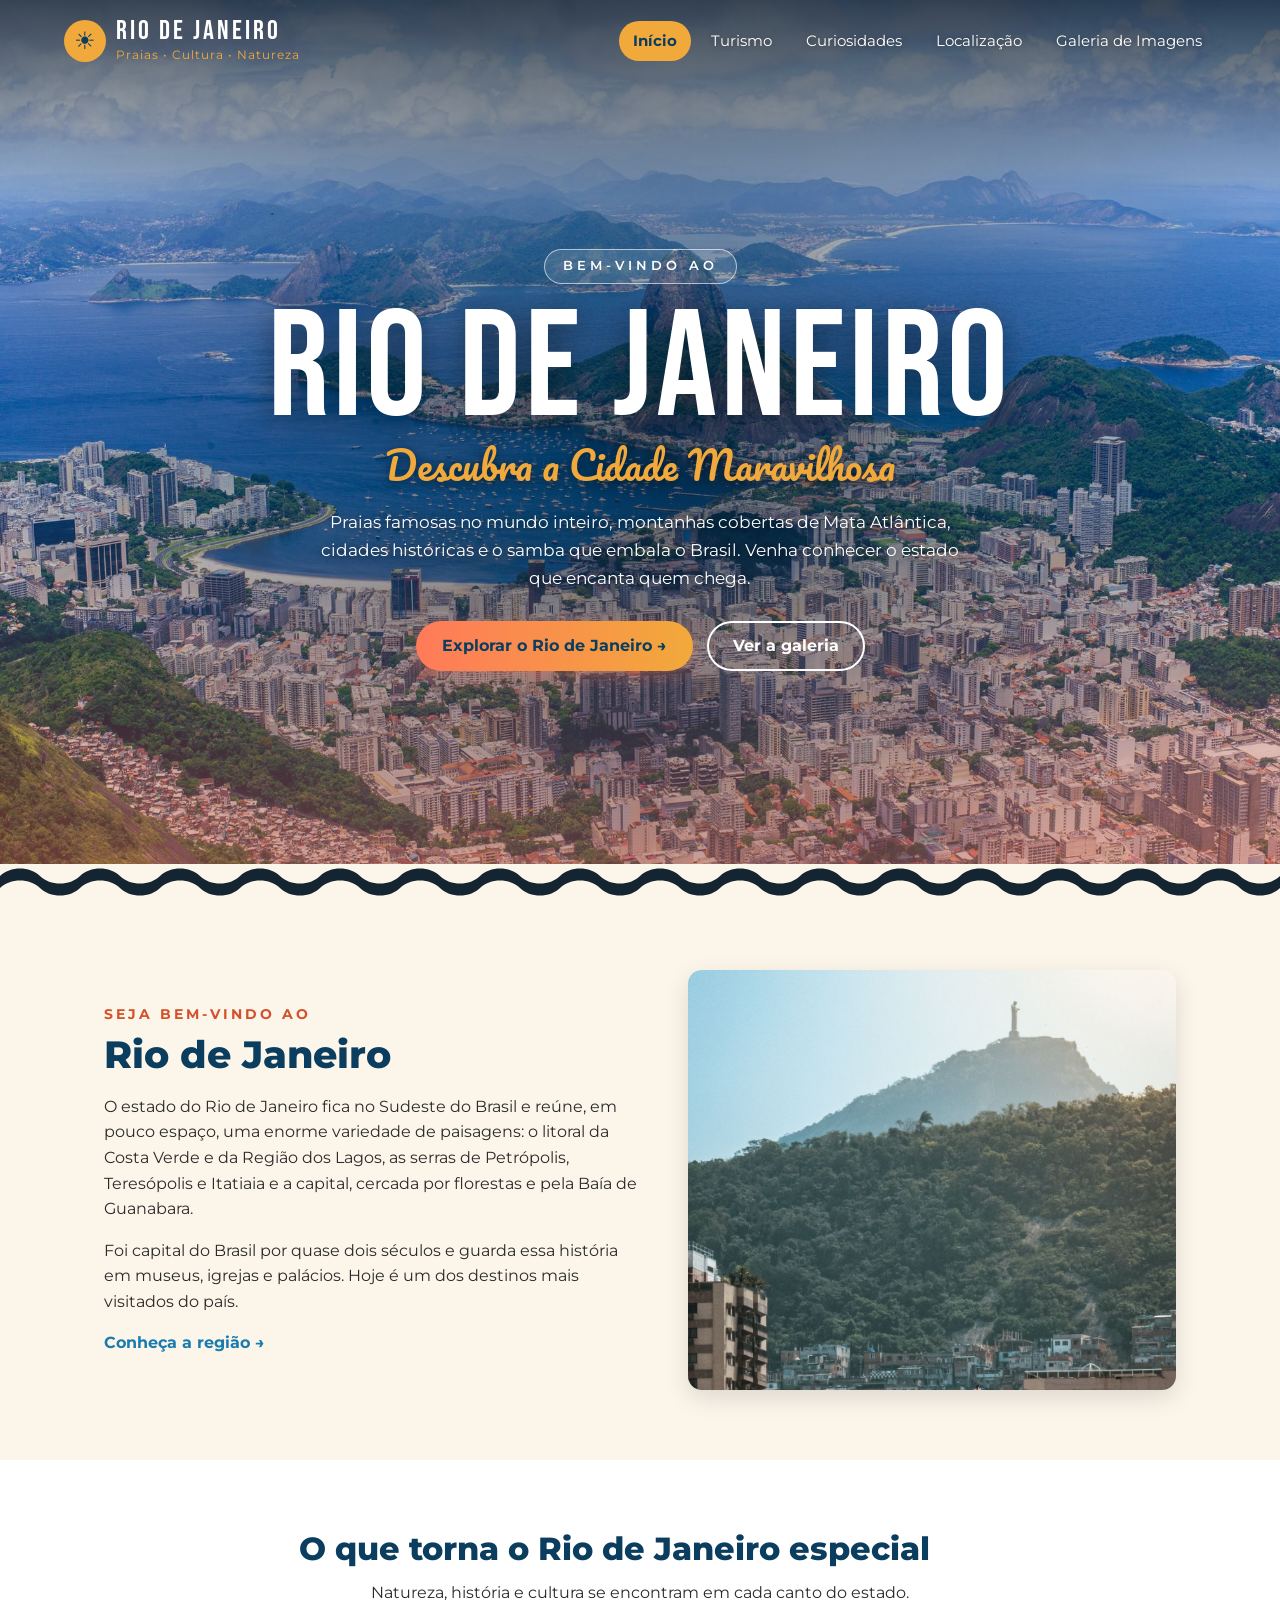
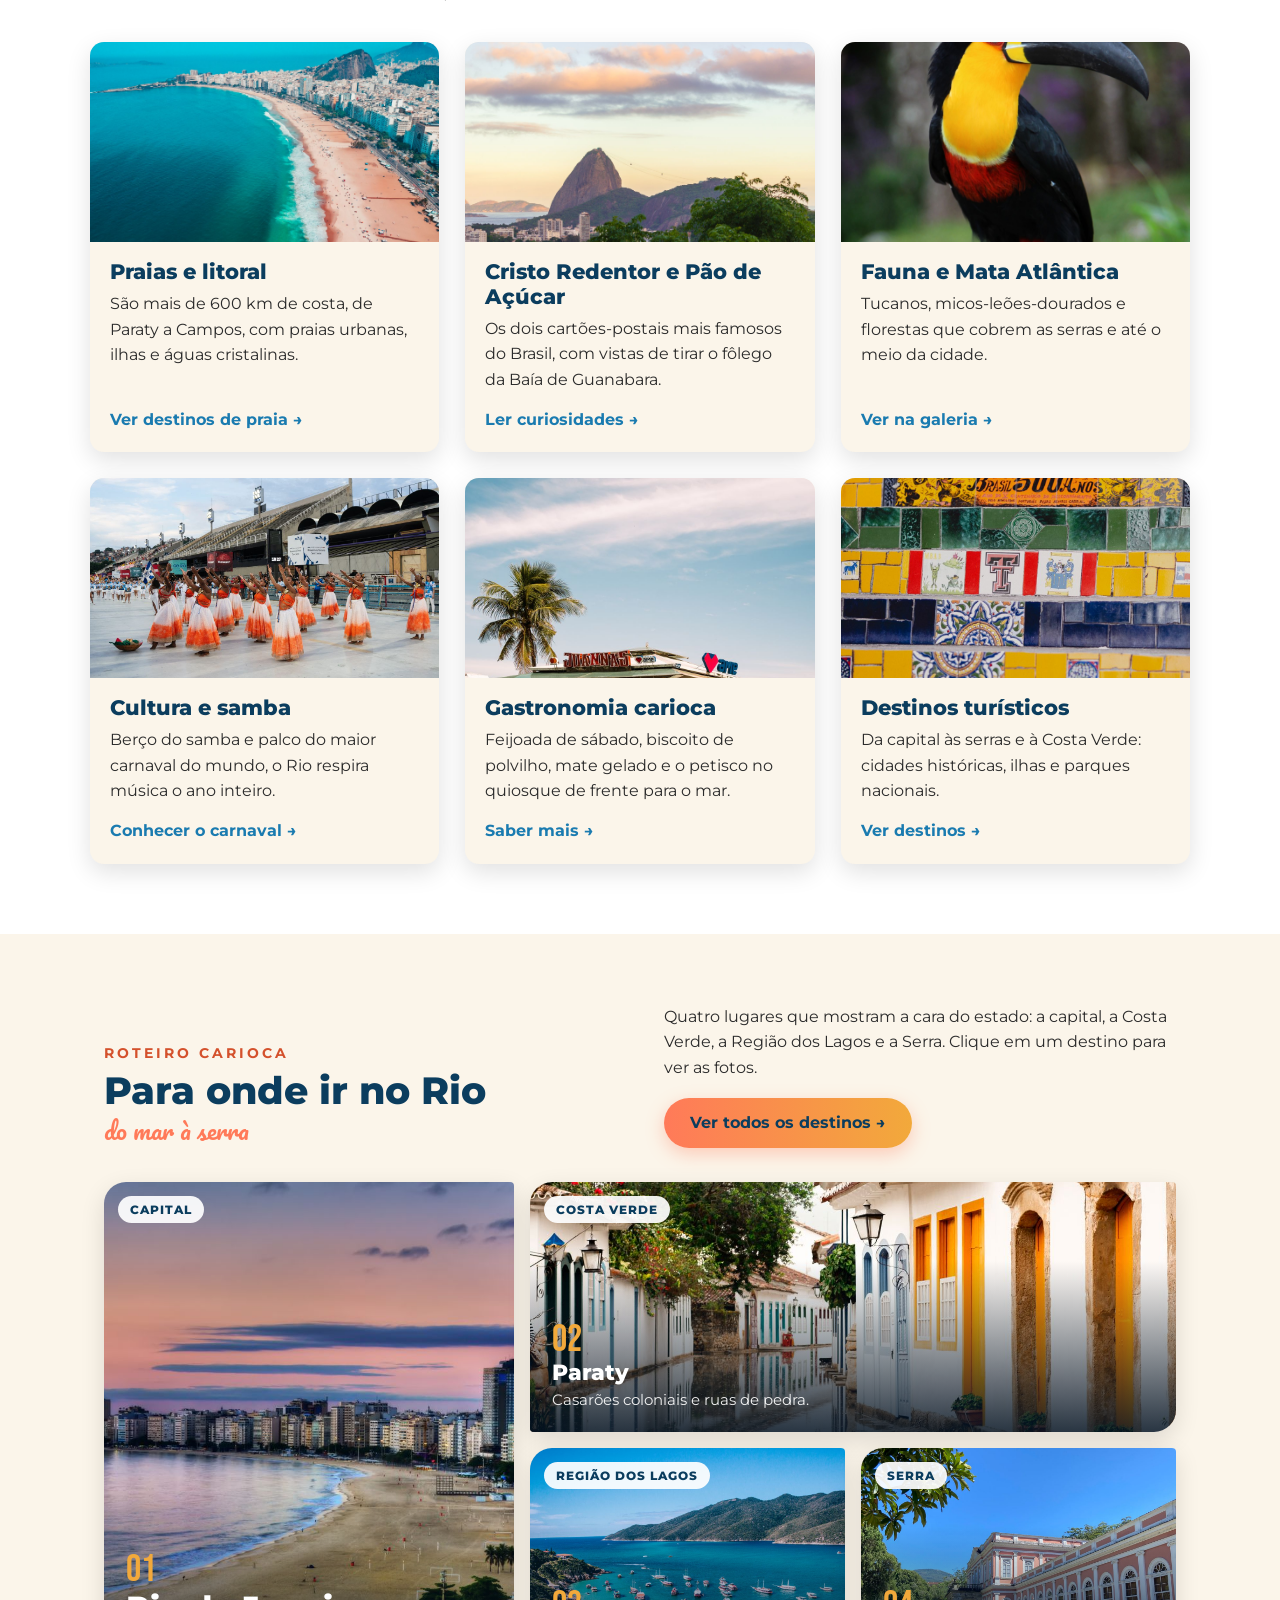
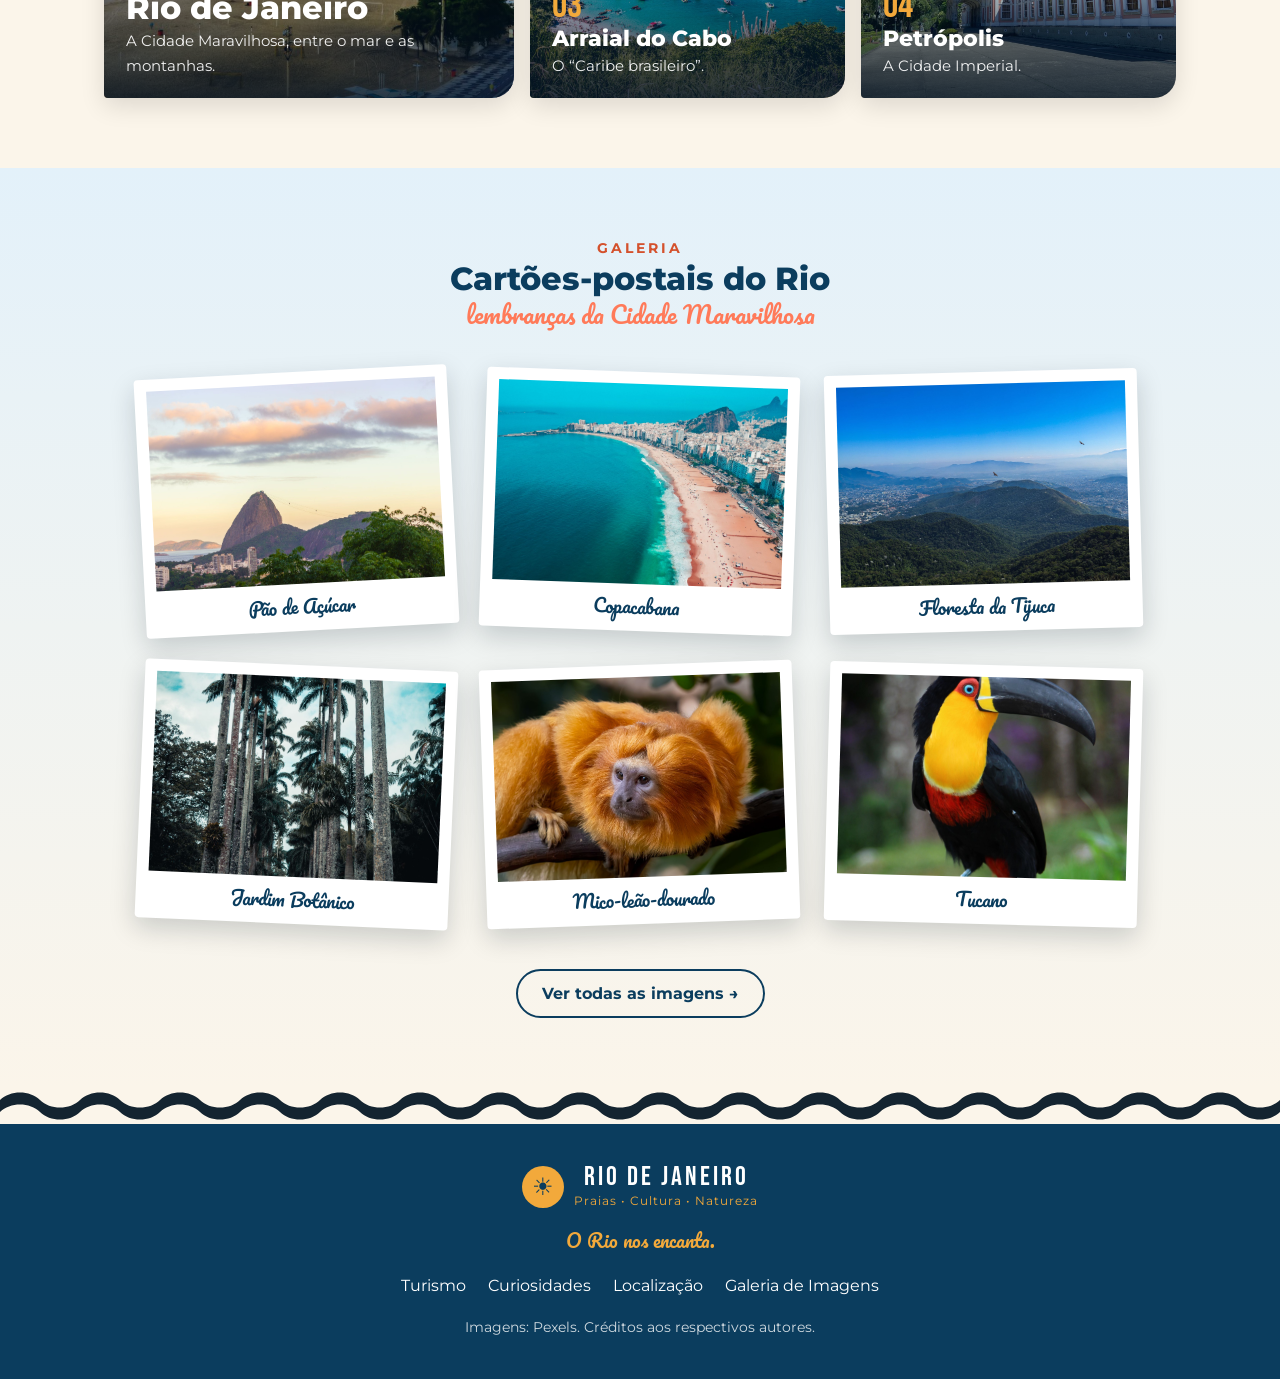
<file: index.html>
<!DOCTYPE html>
<html lang="pt-BR">
<head>
  <meta charset="UTF-8">
  <meta name="viewport" content="width=device-width, initial-scale=1.0">
  <title>Rio de Janeiro | Praias, Cultura e Natureza</title>
  <meta name="description" content="Conheça o estado do Rio de Janeiro: praias, cultura, natureza e destinos turísticos.">
  <link rel="stylesheet" href="css/style.css">
</head>
<body>

  <header class="topo">
    <a class="marca" href="index.html"><span class="folha" aria-hidden="true">☀</span><span><strong>RIO DE JANEIRO</strong><small>Praias • Cultura • Natureza</small></span></a>
    <input type="checkbox" id="menu-toggle">
    <label class="menu-botao" for="menu-toggle" aria-label="Abrir ou fechar o menu">☰</label>
    <nav class="menu" aria-label="Menu principal">
      <a href="index.html" class="ativo">Início</a>
      <a href="turismo.html">Turismo</a>
      <a href="curiosidades.html">Curiosidades</a>
      <a href="localizacao.html">Localização</a>
      <a href="galeria.html">Galeria de Imagens</a>
    </nav>
  </header>

  <main>

    <section class="hero">
      <div class="hero-texto">
        <span>BEM-VINDO AO</span>
        <h1>RIO DE JANEIRO</h1>
        <h2>Descubra a Cidade Maravilhosa</h2>
        <p>Praias famosas no mundo inteiro, montanhas cobertas de Mata Atlântica, cidades históricas e o samba que embala o Brasil. Venha conhecer o estado que encanta quem chega.</p>
        <div class="hero-botoes">
          <a class="botao" href="turismo.html">Explorar o Rio de Janeiro →</a>
          <a class="botao-vazado" href="galeria.html">Ver a galeria</a>
        </div>
      </div>
    </section>

    <section class="apresentacao secao">
      <div>
        <span class="pre-titulo">SEJA BEM-VINDO AO</span>
        <h2>Rio de Janeiro</h2>
        <p>O estado do Rio de Janeiro fica no Sudeste do Brasil e reúne, em pouco espaço, uma enorme variedade de paisagens: o litoral da Costa Verde e da Região dos Lagos, as serras de Petrópolis, Teresópolis e Itatiaia e a capital, cercada por florestas e pela Baía de Guanabara.</p>
        <p>Foi capital do Brasil por quase dois séculos e guarda essa história em museus, igrejas e palácios. Hoje é um dos destinos mais visitados do país.</p>
        <a class="link" href="localizacao.html">Conheça a região →</a>
      </div>
      <img src="imagens/paisagens/corcovado-cristo-redentor.jpg" alt="Morro do Corcovado coberto de mata, com o Cristo Redentor no topo e a cidade do Rio de Janeiro ao redor">
    </section>

    <section class="secao clara">
      <h2>O que torna o Rio de Janeiro especial</h2>
      <p class="introducao">Natureza, história e cultura se encontram em cada canto do estado.</p>
      <div class="cartoes">
        <article class="cartao">
          <img src="imagens/paisagens/copacabana-vista-do-alto.jpg" alt="Vista aérea da Praia de Copacabana, no Rio de Janeiro, com mar azul, faixa de areia e prédios da orla">
          <h3>Praias e litoral</h3>
          <p>São mais de 600 km de costa, de Paraty a Campos, com praias urbanas, ilhas e águas cristalinas.</p>
          <a class="link" href="turismo.html#destinos">Ver destinos de praia →</a>
        </article>
        <article class="cartao">
          <img src="imagens/paisagens/pao-de-acucar-por-do-sol.jpg" alt="Pão de Açúcar ao pôr do sol, visto de Botafogo, no Rio de Janeiro">
          <h3>Cristo Redentor e Pão de Açúcar</h3>
          <p>Os dois cartões-postais mais famosos do Brasil, com vistas de tirar o fôlego da Baía de Guanabara.</p>
          <a class="link" href="curiosidades.html">Ler curiosidades →</a>
        </article>
        <article class="cartao">
          <img src="imagens/fauna/tucano.jpg" alt="Tucano-de-bico-preto pousado em um galho na Mata Atlântica do Rio de Janeiro">
          <h3>Fauna e Mata Atlântica</h3>
          <p>Tucanos, micos-leões-dourados e florestas que cobrem as serras e até o meio da cidade.</p>
          <a class="link" href="galeria.html">Ver na galeria →</a>
        </article>
        <article class="cartao">
          <img src="imagens/paisagens/carnaval-sambodromo.jpg" alt="Baianas de uma escola de samba desfilando no Sambódromo do Rio de Janeiro">
          <h3>Cultura e samba</h3>
          <p>Berço do samba e palco do maior carnaval do mundo, o Rio respira música o ano inteiro.</p>
          <a class="link" href="curiosidades.html#cultura">Conhecer o carnaval →</a>
        </article>
        <article class="cartao">
          <img src="imagens/paisagens/quiosque-praia-rio.jpg" alt="Quiosque de praia com guarda-sóis e coqueiros na orla do Rio de Janeiro">
          <h3>Gastronomia carioca</h3>
          <p>Feijoada de sábado, biscoito de polvilho, mate gelado e o petisco no quiosque de frente para o mar.</p>
          <a class="link" href="turismo.html">Saber mais →</a>
        </article>
        <article class="cartao">
          <img src="imagens/paisagens/escadaria-selaron.jpg" alt="Degraus coloridos de azulejos da Escadaria Selarón, no bairro da Lapa, Rio de Janeiro">
          <h3>Destinos turísticos</h3>
          <p>Da capital às serras e à Costa Verde: cidades históricas, ilhas e parques nacionais.</p>
          <a class="link" href="turismo.html#destinos">Ver destinos →</a>
        </article>
      </div>
    </section>

    <section class="secao destinos">
      <div class="destinos-topo">
        <div>
          <span class="pre-titulo">ROTEIRO CARIOCA</span>
          <h2>Para onde ir no Rio</h2>
          <span class="destinos-assinatura">do mar à serra</span>
        </div>
        <div>
          <p>Quatro lugares que mostram a cara do estado: a capital, a Costa Verde, a Região dos Lagos e a Serra. Clique em um destino para ver as fotos.</p>
          <a class="botao" href="turismo.html">Ver todos os destinos →</a>
        </div>
      </div>
      <div class="destinos-mosaico">
        <a class="destino destino-1" href="turismo.html#galeria-rio">
          <img src="imagens/paisagens/copacabana-por-do-sol.jpg" alt="Praia de Copacabana ao entardecer, com a orla e os prédios iluminados">
          <span class="destino-regiao">Capital</span>
          <div>
            <span class="destino-num">01</span>
            <h3>Rio de Janeiro</h3>
            <p>A Cidade Maravilhosa, entre o mar e as montanhas.</p>
          </div>
        </a>
        <a class="destino destino-2" href="turismo.html#galeria-paraty">
          <img src="imagens/paisagens/paraty-centro-historico.jpg" alt="Rua de pedras e casarões coloniais coloridos no centro histórico de Paraty">
          <span class="destino-regiao">Costa Verde</span>
          <div>
            <span class="destino-num">02</span>
            <h3>Paraty</h3>
            <p>Casarões coloniais e ruas de pedra.</p>
          </div>
        </a>
        <a class="destino destino-3" href="turismo.html#galeria-arraial">
          <img src="imagens/paisagens/arraial-do-cabo-barcos.jpg" alt="Barcos sobre águas azul-turquesa em Arraial do Cabo">
          <span class="destino-regiao">Região dos Lagos</span>
          <div>
            <span class="destino-num">03</span>
            <h3>Arraial do Cabo</h3>
            <p>O “Caribe brasileiro”.</p>
          </div>
        </a>
        <a class="destino destino-4" href="turismo.html#galeria-petropolis">
          <img src="imagens/paisagens/petropolis-museu-imperial.jpg" alt="Fachada rosa do Museu Imperial de Petrópolis em dia de sol">
          <span class="destino-regiao">Serra</span>
          <div>
            <span class="destino-num">04</span>
            <h3>Petrópolis</h3>
            <p>A Cidade Imperial.</p>
          </div>
        </a>
      </div>
    </section>

    <section class="secao postais-secao">
      <span class="pre-titulo">GALERIA</span>
      <h2>Cartões-postais do Rio</h2>
      <p class="postais-assinatura">lembranças da Cidade Maravilhosa</p>
      <div class="postais">
        <a class="postal" href="galeria.html#foto1"><img src="imagens/paisagens/pao-de-acucar-por-do-sol.jpg" alt="Pão de Açúcar ao pôr do sol, no Rio de Janeiro"><span>Pão de Açúcar</span></a>
        <a class="postal" href="galeria.html#foto2"><img src="imagens/paisagens/copacabana-vista-do-alto.jpg" alt="Praia de Copacabana vista do alto"><span>Copacabana</span></a>
        <a class="postal" href="galeria.html#foto3"><img src="imagens/flora/floresta-da-tijuca.jpg" alt="Montanhas cobertas de Mata Atlântica no Parque Nacional da Tijuca, com a cidade ao fundo"><span>Floresta da Tijuca</span></a>
        <a class="postal" href="galeria.html#foto4"><img src="imagens/flora/jardim-botanico.jpg" alt="Aleia de palmeiras-imperiais no Jardim Botânico do Rio de Janeiro"><span>Jardim Botânico</span></a>
        <a class="postal" href="galeria.html#foto5"><img src="imagens/fauna/mico-leao-dourado.jpg" alt="Mico-leão-dourado de pelagem laranja pousado em um galho"><span>Mico-leão-dourado</span></a>
        <a class="postal" href="galeria.html#foto6"><img src="imagens/fauna/tucano.jpg" alt="Tucano-de-bico-preto na Mata Atlântica do Rio de Janeiro"><span>Tucano</span></a>
      </div>
      <a class="botao-contorno" href="galeria.html">Ver todas as imagens →</a>
    </section>

  </main>

  <footer class="rodape">
    <a class="marca" href="index.html"><span class="folha" aria-hidden="true">☀</span><span><strong>RIO DE JANEIRO</strong><small>Praias • Cultura • Natureza</small></span></a>
    <p>O Rio nos encanta.</p>
    <div class="rodape-links">
      <a href="turismo.html">Turismo</a>
      <a href="curiosidades.html">Curiosidades</a>
      <a href="localizacao.html">Localização</a>
      <a href="galeria.html">Galeria de Imagens</a>
    </div>
    <p class="creditos">Imagens: Pexels. Créditos aos respectivos autores.</p>
  </footer>

</body>
</html>
</file>
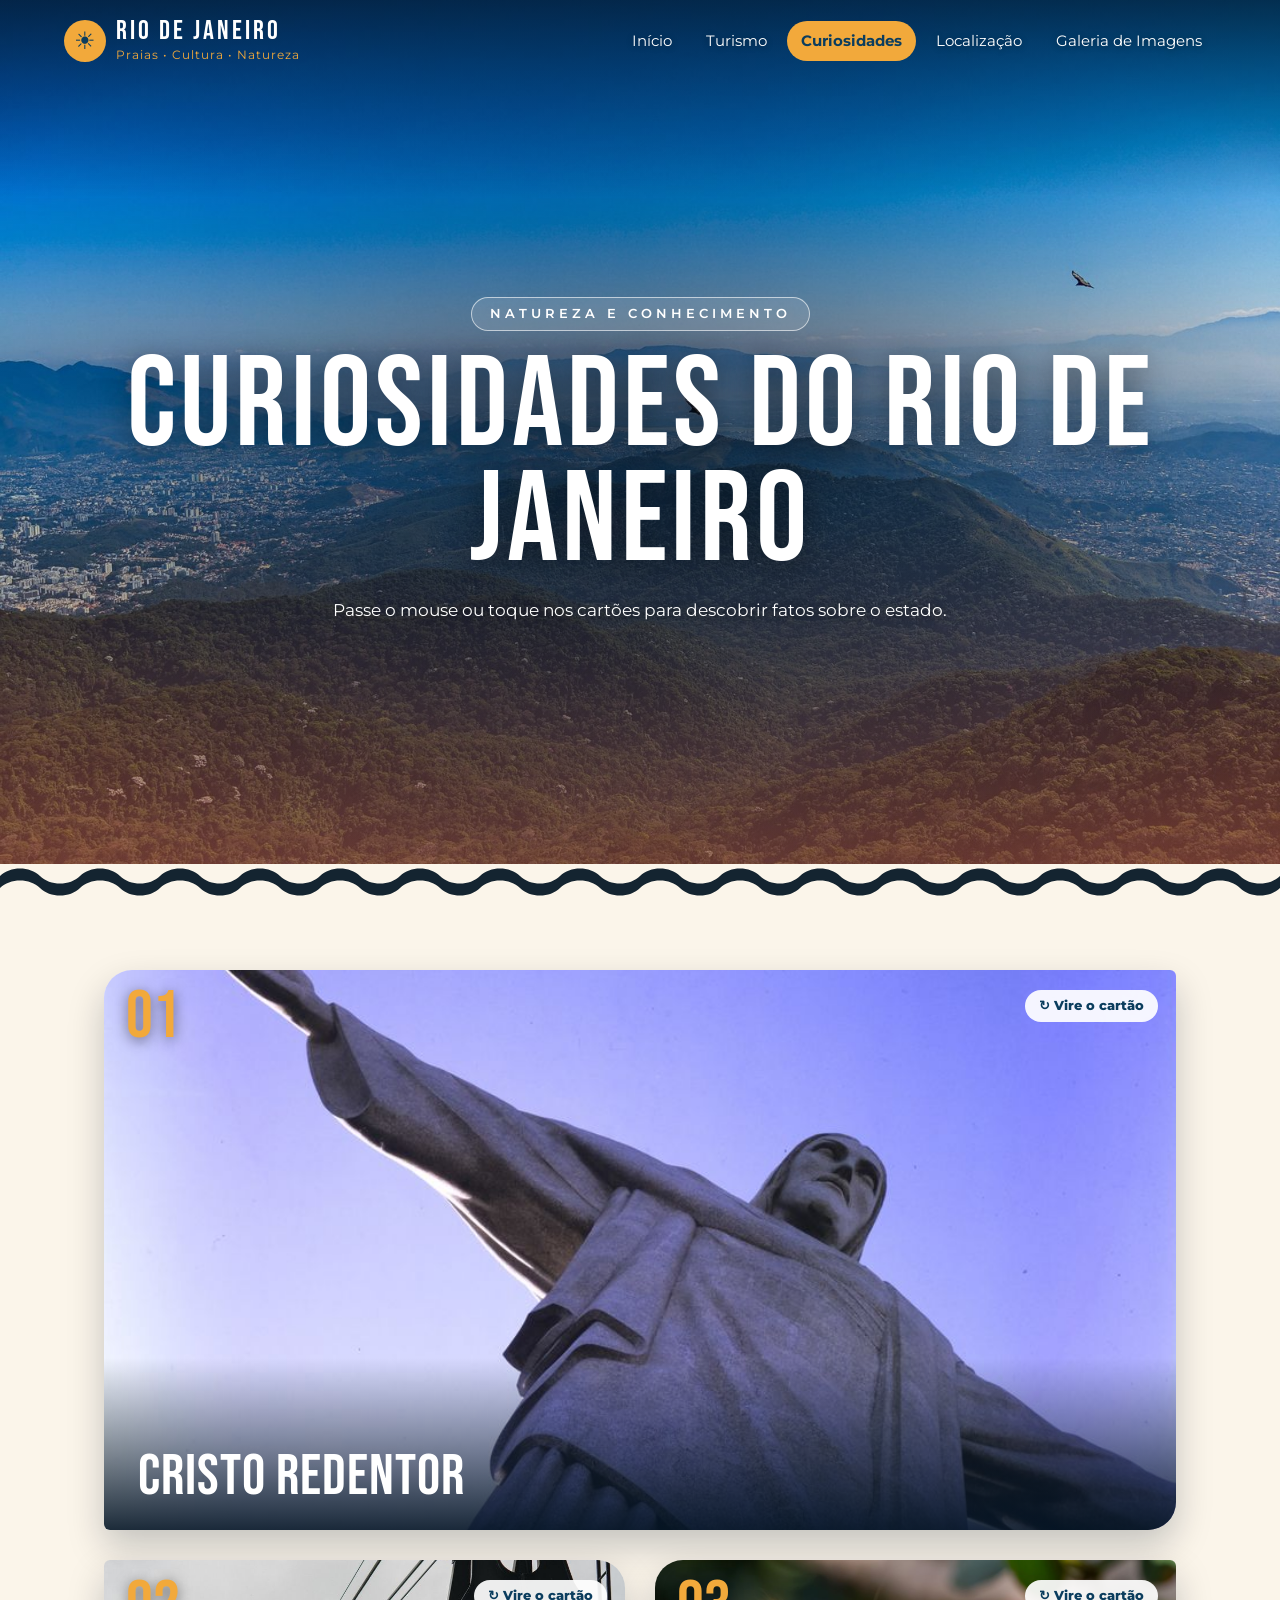
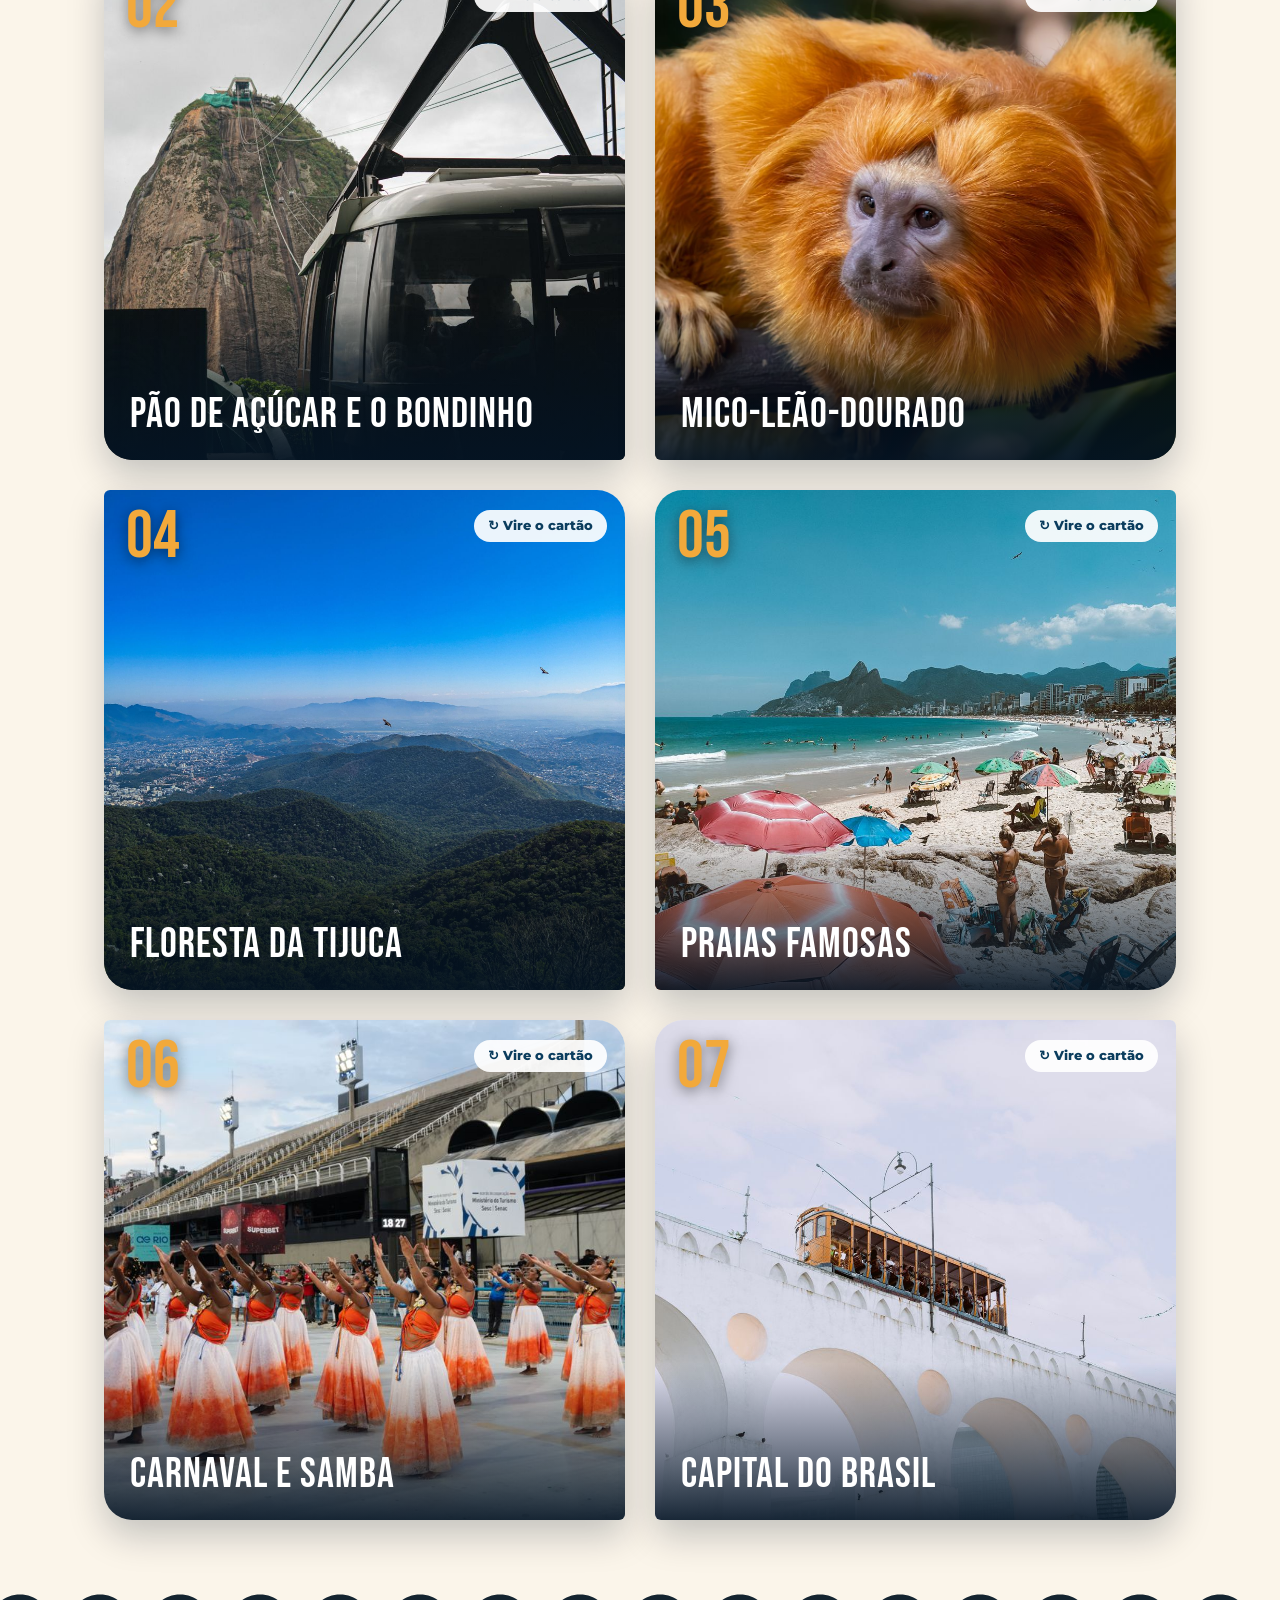
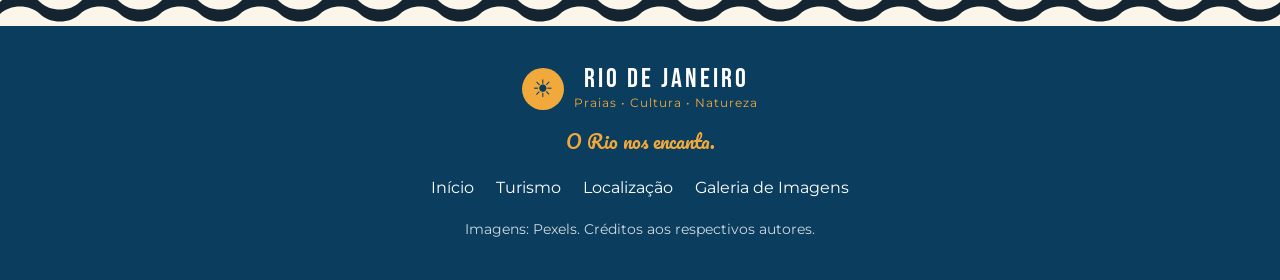
<file: curiosidades.html>
<!DOCTYPE html>
<html lang="pt-BR">
<head>
  <meta charset="UTF-8">
  <meta name="viewport" content="width=device-width, initial-scale=1.0">
  <title>Curiosidades | Rio de Janeiro</title>
  <meta name="description" content="Curiosidades sobre o estado do Rio de Janeiro: Cristo Redentor, Pão de Açúcar, fauna, praias e carnaval.">
  <link rel="stylesheet" href="css/style.css">
</head>
<body>

  <header class="topo">
    <a class="marca" href="index.html"><span class="folha" aria-hidden="true">☀</span><span><strong>RIO DE JANEIRO</strong><small>Praias • Cultura • Natureza</small></span></a>
    <input type="checkbox" id="menu-toggle">
    <label class="menu-botao" for="menu-toggle" aria-label="Abrir ou fechar o menu">☰</label>
    <nav class="menu" aria-label="Menu principal">
      <a href="index.html">Início</a>
      <a href="turismo.html">Turismo</a>
      <a href="curiosidades.html" class="ativo">Curiosidades</a>
      <a href="localizacao.html">Localização</a>
      <a href="galeria.html">Galeria de Imagens</a>
    </nav>
  </header>

  <main>

    <section class="pagina-hero curiosidades-hero">
      <span>NATUREZA E CONHECIMENTO</span>
      <h1>Curiosidades do Rio de Janeiro</h1>
      <p>Passe o mouse ou toque nos cartões para descobrir fatos sobre o estado.</p>
    </section>

    <div class="curiosidades-lista">
      <div class="flip-card" tabindex="0">
        <div class="flip-card-interno">
          <div class="flip-card-frente">
            <img src="imagens/paisagens/cristo-redentor.jpg" alt="Estátua do Cristo Redentor de braços abertos contra o céu azul">
            <h2>Cristo Redentor</h2>
          </div>
          <div class="flip-card-verso">
            <h2>Cristo Redentor</h2>
            <p>No alto do Corcovado, a mais de 700 metros de altitude, o Cristo observa a cidade de braços abertos.</p>
            <ul>
              <li>Foi inaugurado em 12 de outubro de 1931.</li>
              <li>Tem 30 metros de altura, ou 38 metros contando o pedestal.</li>
              <li>Em 2007 foi eleito uma das Sete Novas Maravilhas do Mundo.</li>
            </ul>
          </div>
        </div>
      </div>
      <div class="flip-card" tabindex="0">
        <div class="flip-card-interno">
          <div class="flip-card-frente">
            <img src="imagens/paisagens/bondinho-pao-de-acucar.jpg" alt="Bondinho subindo em direção ao Pão de Açúcar, no Rio de Janeiro">
            <h2>Pão de Açúcar e o bondinho</h2>
          </div>
          <div class="flip-card-verso">
            <h2>Pão de Açúcar e o bondinho</h2>
            <p>O passeio liga a Praia Vermelha ao Morro da Urca e, depois, ao topo do Pão de Açúcar, a 396 metros de altura.</p>
            <ul>
              <li>O bondinho foi inaugurado em 1912.</li>
              <li>Foi o primeiro teleférico do Brasil.</li>
              <li>Do alto se vê a Baía de Guanabara, Copacabana e o Cristo Redentor.</li>
            </ul>
          </div>
        </div>
      </div>
      <div class="flip-card" tabindex="0">
        <div class="flip-card-interno">
          <div class="flip-card-frente">
            <img src="imagens/fauna/mico-leao-dourado.jpg" alt="Mico-leão-dourado de pelagem laranja pousado em um galho">
            <h2>Mico-leão-dourado</h2>
          </div>
          <div class="flip-card-verso">
            <h2>Mico-leão-dourado</h2>
            <p>Pequeno macaco de pelagem dourada, é um dos maiores símbolos da conservação da natureza no Brasil.</p>
            <ul>
              <li>Na natureza, só existe na Mata Atlântica do estado do Rio de Janeiro.</li>
              <li>Quase foi extinto: nos anos 1970 restavam cerca de 200 na natureza.</li>
              <li>A Reserva Biológica de Poço das Antas, em Silva Jardim, foi criada em 1974 para protegê-lo.</li>
            </ul>
          </div>
        </div>
      </div>
      <div class="flip-card" tabindex="0">
        <div class="flip-card-interno">
          <div class="flip-card-frente">
            <img src="imagens/flora/floresta-da-tijuca.jpg" alt="Montanhas cobertas de Mata Atlântica no Parque Nacional da Tijuca, com a cidade ao fundo">
            <h2>Floresta da Tijuca</h2>
          </div>
          <div class="flip-card-verso">
            <h2>Floresta da Tijuca</h2>
            <p>Uma floresta inteira dentro da cidade, cercada por bairros e com vista para o mar.</p>
            <ul>
              <li>É uma das maiores florestas urbanas do mundo.</li>
              <li>Foi replantada no século 19, a partir de 1861, por ordem de D. Pedro II, depois de ser devastada pelas fazendas de café.</li>
              <li>Hoje faz parte do Parque Nacional da Tijuca, onde fica o Cristo Redentor.</li>
            </ul>
          </div>
        </div>
      </div>
      <div class="flip-card" tabindex="0">
        <div class="flip-card-interno">
          <div class="flip-card-frente">
            <img src="imagens/paisagens/praia-de-ipanema.jpg" alt="Praia de Ipanema com guarda-sóis coloridos e montanhas ao fundo">
            <h2>Praias famosas</h2>
          </div>
          <div class="flip-card-verso">
            <h2>Praias famosas</h2>
            <p>Copacabana e Ipanema estão entre as praias mais conhecidas do planeta.</p>
            <ul>
              <li>Copacabana tem cerca de 4 km de areia e o famoso calçadão de ondas em pedra portuguesa.</li>
              <li>A música “Garota de Ipanema”, de Tom Jobim e Vinicius de Moraes (1962), espalhou a Bossa Nova pelo mundo.</li>
              <li>A festa de Réveillon de Copacabana reúne milhões de pessoas na areia.</li>
            </ul>
          </div>
        </div>
      </div>
      <div class="flip-card" tabindex="0" id="cultura">
        <div class="flip-card-interno">
          <div class="flip-card-frente">
            <img src="imagens/paisagens/carnaval-sambodromo.jpg" alt="Baianas de uma escola de samba desfilando no Sambódromo do Rio de Janeiro">
            <h2>Carnaval e samba</h2>
          </div>
          <div class="flip-card-verso">
            <h2>Carnaval e samba</h2>
            <p>O Rio é considerado o berço do samba e tem um dos carnavais mais famosos do mundo.</p>
            <ul>
              <li>As escolas de samba desfilam no Sambódromo da Marquês de Sapucaí.</li>
              <li>O Sambódromo foi projetado por Oscar Niemeyer e inaugurado em 1984.</li>
              <li>As matrizes do samba carioca são Patrimônio Cultural do Brasil desde 2007.</li>
            </ul>
            <a class="botao-vermelho" href="#modal-carnaval">Conhecer o carnaval carioca</a>
          </div>
        </div>
      </div>
      <div class="flip-card" tabindex="0">
        <div class="flip-card-interno">
          <div class="flip-card-frente">
            <img src="imagens/paisagens/arcos-da-lapa.jpg" alt="Bondinho de Santa Teresa passando sobre os Arcos da Lapa, aqueduto do século 18 no Rio de Janeiro">
            <h2>Capital do Brasil</h2>
          </div>
          <div class="flip-card-verso">
            <h2>Capital do Brasil</h2>
            <p>Por quase dois séculos, as grandes decisões do país foram tomadas no Rio de Janeiro.</p>
            <ul>
              <li>O Rio foi capital do Brasil de 1763 a 1960, quando a capital passou para Brasília.</li>
              <li>Em 1808 recebeu a Família Real portuguesa, que fugia das tropas de Napoleão.</li>
              <li>Os Arcos da Lapa, antigo aqueduto do período colonial, são uma lembrança dessa época.</li>
            </ul>
          </div>
        </div>
      </div>
    </div>

    <div class="modal" id="modal-carnaval" role="dialog" aria-label="O carnaval carioca">
      <a href="#cultura" class="modal-fundo" aria-label="Fechar janela"></a>
      <div class="modal-caixa">
        <a href="#cultura" class="modal-fechar" aria-label="Fechar janela">×</a>
        <img src="imagens/carnaval-rio.jpg" alt="Desfile de escola de samba no Sambódromo da Marquês de Sapucaí, com arquibancadas lotadas, em foto preto e branco">
        <div class="modal-conteudo">
          <h2>O carnaval carioca</h2>
          <p>O carnaval do Rio de Janeiro mistura a festa de rua, com centenas de blocos espalhados pelos bairros, e os desfiles das escolas de samba no Sambódromo da Marquês de Sapucaí. Cada escola passa meses preparando o samba-enredo, as fantasias, os carros alegóricos e a bateria, e é julgada em quesitos como harmonia, evolução e mestre-sala e porta-bandeira. A festa movimenta milhares de trabalhadores, como costureiras, escultores e músicos, e atrai visitantes do mundo inteiro.</p>
          <p class="modal-credito">Foto: <a href="https://www.pexels.com/photo/black-and-white-photo-of-rain-over-a-carnival-parade-on-the-sambadrome-marqus-de-sapuca-rio-de-janeiro-brazil-9548305/" target="_blank" rel="noopener">Victor carnevale / Pexels</a></p>
        </div>
      </div>
    </div>

  </main>

  <footer class="rodape">
    <a class="marca" href="index.html"><span class="folha" aria-hidden="true">☀</span><span><strong>RIO DE JANEIRO</strong><small>Praias • Cultura • Natureza</small></span></a>
    <p>O Rio nos encanta.</p>
    <div class="rodape-links">
      <a href="index.html">Início</a>
      <a href="turismo.html">Turismo</a>
      <a href="localizacao.html">Localização</a>
      <a href="galeria.html">Galeria de Imagens</a>
    </div>
    <p class="creditos">Imagens: Pexels. Créditos aos respectivos autores.</p>
  </footer>

</body>
</html>
</file>
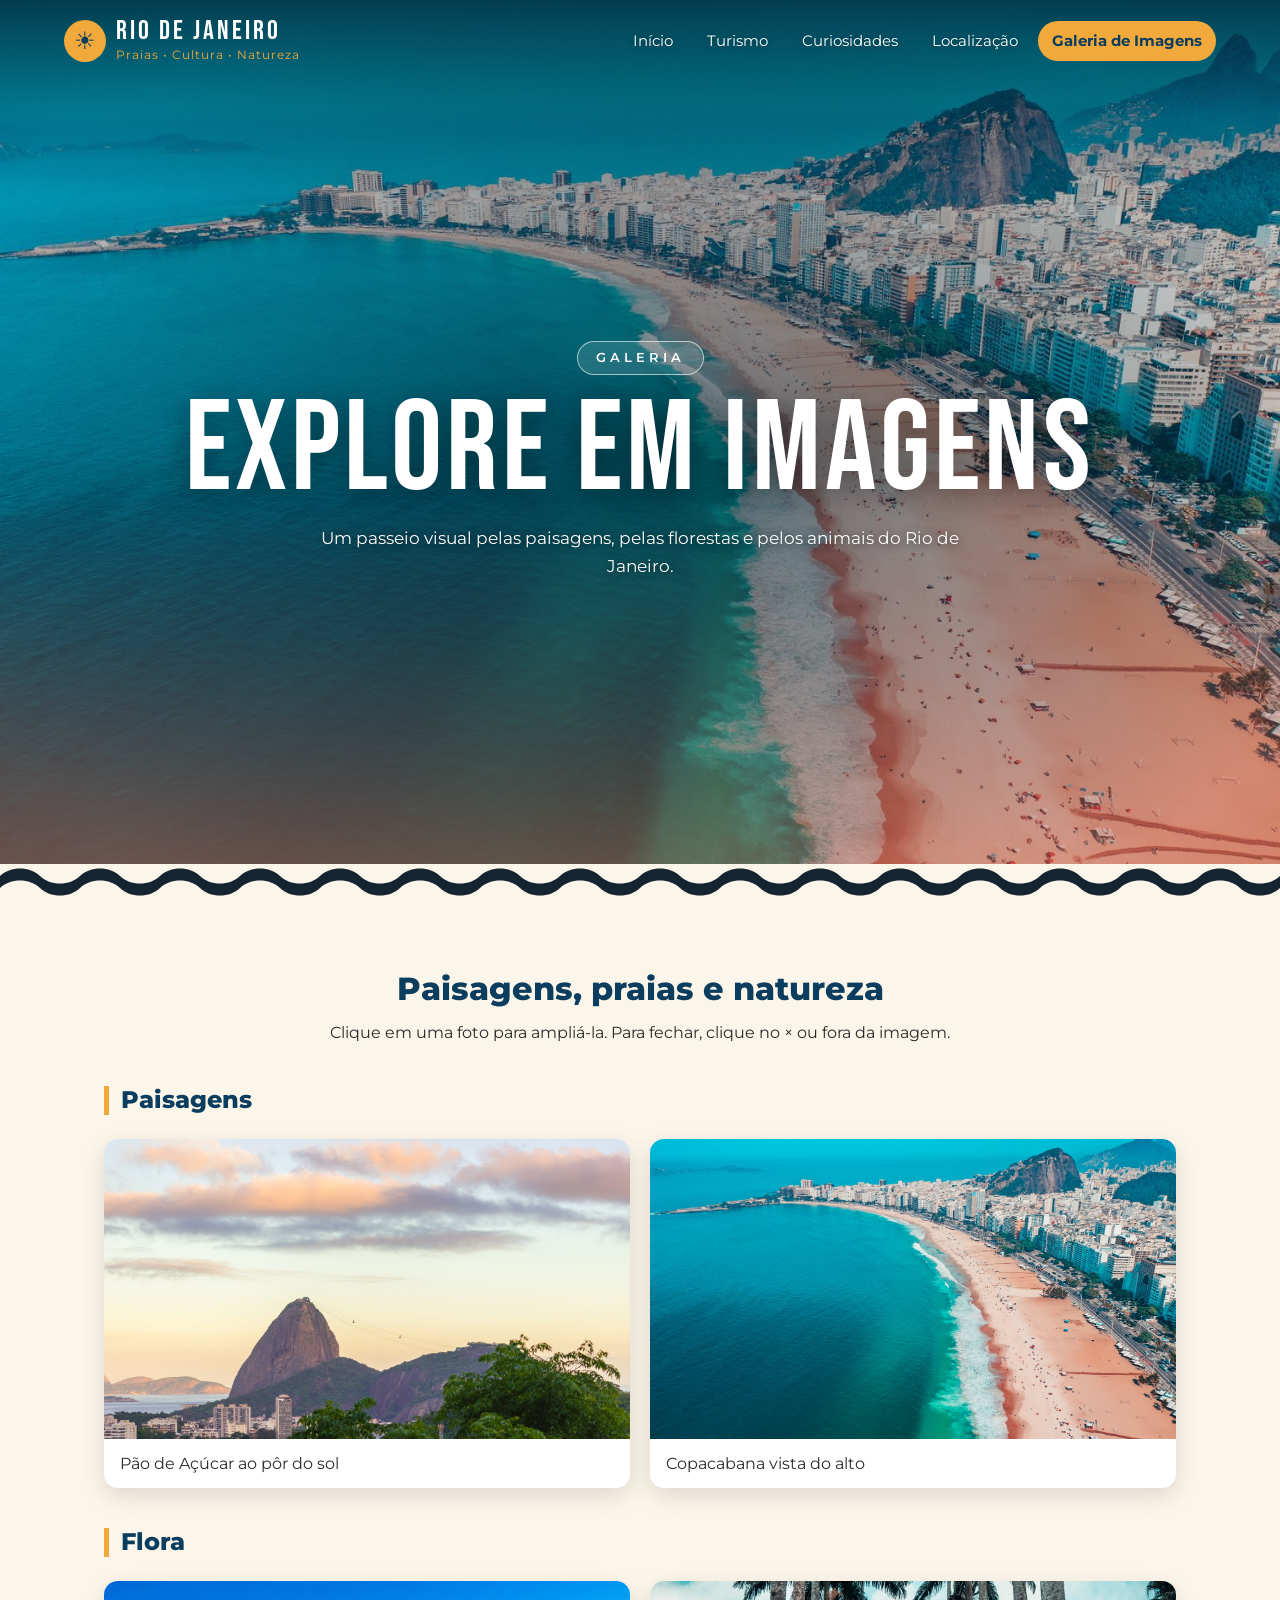
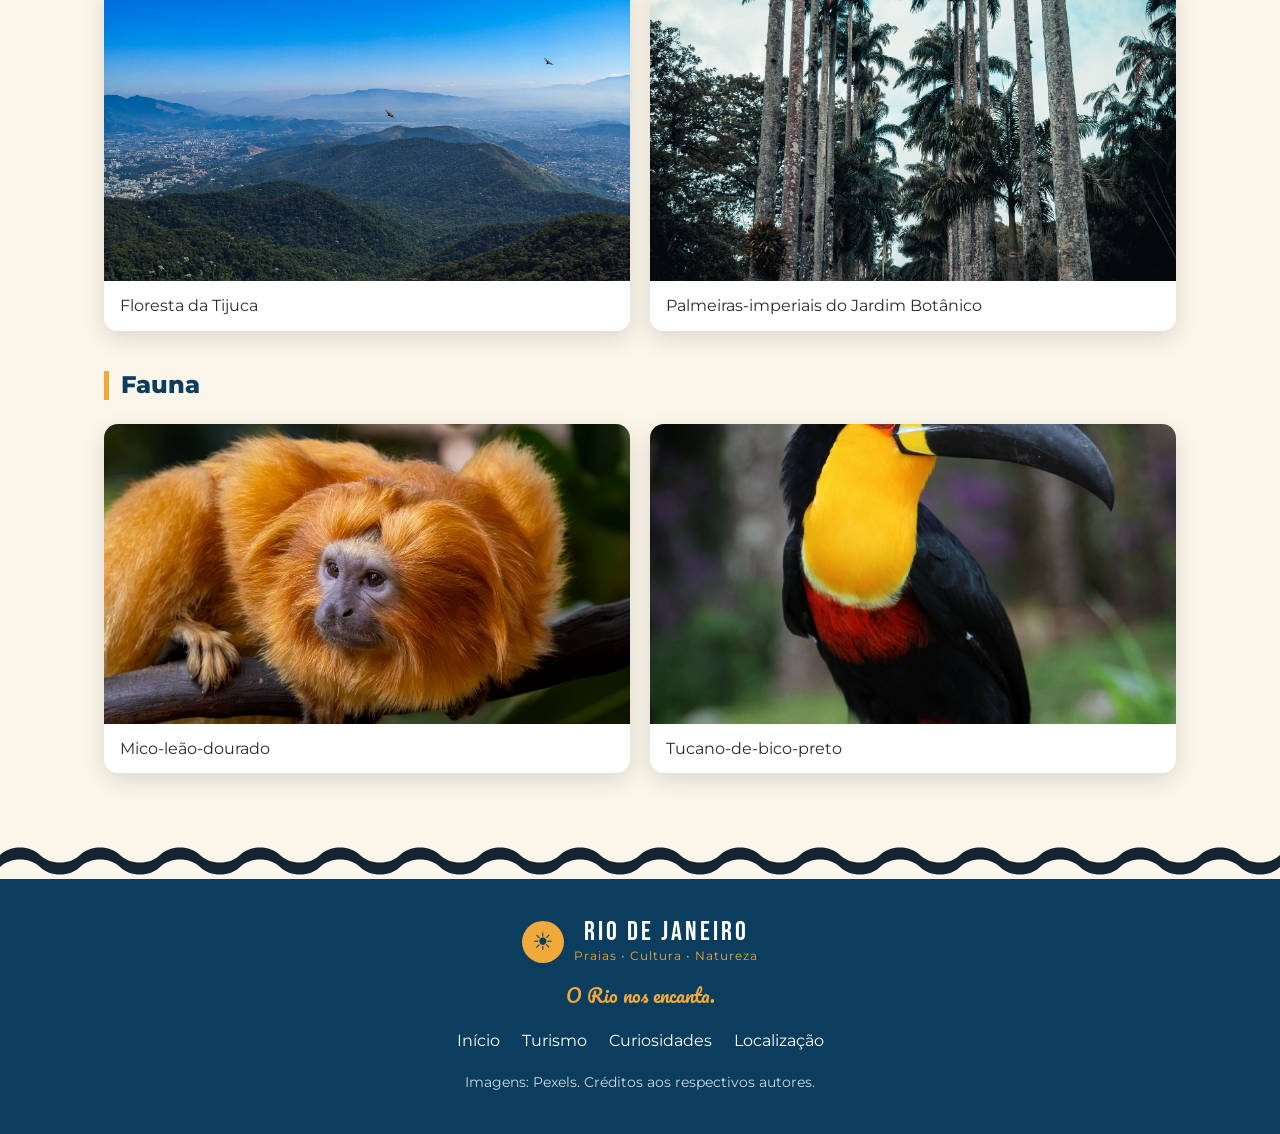
<file: galeria.html>
<!DOCTYPE html>
<html lang="pt-BR">
<head>
  <meta charset="UTF-8">
  <meta name="viewport" content="width=device-width, initial-scale=1.0">
  <title>Galeria de Imagens | Rio de Janeiro</title>
  <meta name="description" content="Galeria de fotos do estado do Rio de Janeiro: paisagens, flora e fauna.">
  <link rel="stylesheet" href="css/style.css">
</head>
<body>

  <header class="topo">
    <a class="marca" href="index.html"><span class="folha" aria-hidden="true">☀</span><span><strong>RIO DE JANEIRO</strong><small>Praias • Cultura • Natureza</small></span></a>
    <input type="checkbox" id="menu-toggle">
    <label class="menu-botao" for="menu-toggle" aria-label="Abrir ou fechar o menu">☰</label>
    <nav class="menu" aria-label="Menu principal">
      <a href="index.html">Início</a>
      <a href="turismo.html">Turismo</a>
      <a href="curiosidades.html">Curiosidades</a>
      <a href="localizacao.html">Localização</a>
      <a href="galeria.html" class="ativo">Galeria de Imagens</a>
    </nav>
  </header>

  <main>

    <section class="pagina-hero galeria-hero">
      <span>GALERIA</span>
      <h1>Explore em imagens</h1>
      <p>Um passeio visual pelas paisagens, pelas florestas e pelos animais do Rio de Janeiro.</p>
    </section>

    <section class="secao" id="galeria">
      <h2>Paisagens, praias e natureza</h2>
      <p class="introducao">Clique em uma foto para ampliá-la. Para fechar, clique no × ou fora da imagem.</p>
      <div class="galeria-bloco">
        <h3>Paisagens</h3>
        <div class="galeria-grade">
          <figure>
            <a href="#foto1"><img src="imagens/paisagens/pao-de-acucar-por-do-sol.jpg" alt="Pão de Açúcar ao pôr do sol, com a cidade do Rio de Janeiro iluminada"></a>
            <figcaption>Pão de Açúcar ao pôr do sol</figcaption>
          </figure>
          <figure>
            <a href="#foto2"><img src="imagens/paisagens/copacabana-vista-do-alto.jpg" alt="Vista aérea da Praia de Copacabana, no Rio de Janeiro, com mar azul, faixa de areia e prédios da orla"></a>
            <figcaption>Copacabana vista do alto</figcaption>
          </figure>
        </div>
      </div>
      <div class="galeria-bloco">
        <h3>Flora</h3>
        <div class="galeria-grade">
          <figure>
            <a href="#foto3"><img src="imagens/flora/floresta-da-tijuca.jpg" alt="Montanhas cobertas de Mata Atlântica no Parque Nacional da Tijuca, com a cidade ao fundo"></a>
            <figcaption>Floresta da Tijuca</figcaption>
          </figure>
          <figure>
            <a href="#foto4"><img src="imagens/flora/jardim-botanico.jpg" alt="Aleia de palmeiras-imperiais no Jardim Botânico do Rio de Janeiro"></a>
            <figcaption>Palmeiras-imperiais do Jardim Botânico</figcaption>
          </figure>
        </div>
      </div>
      <div class="galeria-bloco">
        <h3>Fauna</h3>
        <div class="galeria-grade">
          <figure>
            <a href="#foto5"><img src="imagens/fauna/mico-leao-dourado.jpg" alt="Mico-leão-dourado de pelagem laranja pousado em um galho"></a>
            <figcaption>Mico-leão-dourado</figcaption>
          </figure>
          <figure>
            <a href="#foto6"><img src="imagens/fauna/tucano.jpg" alt="Tucano-de-bico-preto pousado em um galho na Mata Atlântica do Rio de Janeiro"></a>
            <figcaption>Tucano-de-bico-preto</figcaption>
          </figure>
        </div>
      </div>
    </section>

    <div class="lightbox" id="foto1" role="dialog" aria-label="Foto ampliada: Pão de Açúcar ao pôr do sol">
      <a href="#galeria" class="lightbox-fundo" aria-label="Fechar foto"></a>
      <a href="#galeria" class="fechar" aria-label="Fechar foto">×</a>
      <img src="imagens/paisagens/pao-de-acucar-por-do-sol.jpg" alt="Pão de Açúcar ao pôr do sol, com a cidade do Rio de Janeiro iluminada">
    </div>

    <div class="lightbox" id="foto2" role="dialog" aria-label="Foto ampliada: Copacabana vista do alto">
      <a href="#galeria" class="lightbox-fundo" aria-label="Fechar foto"></a>
      <a href="#galeria" class="fechar" aria-label="Fechar foto">×</a>
      <img src="imagens/paisagens/copacabana-vista-do-alto.jpg" alt="Vista aérea da Praia de Copacabana, no Rio de Janeiro, com mar azul, faixa de areia e prédios da orla">
    </div>

    <div class="lightbox" id="foto3" role="dialog" aria-label="Foto ampliada: Floresta da Tijuca">
      <a href="#galeria" class="lightbox-fundo" aria-label="Fechar foto"></a>
      <a href="#galeria" class="fechar" aria-label="Fechar foto">×</a>
      <img src="imagens/flora/floresta-da-tijuca.jpg" alt="Montanhas cobertas de Mata Atlântica no Parque Nacional da Tijuca, com a cidade ao fundo">
    </div>

    <div class="lightbox" id="foto4" role="dialog" aria-label="Foto ampliada: Palmeiras-imperiais do Jardim Botânico">
      <a href="#galeria" class="lightbox-fundo" aria-label="Fechar foto"></a>
      <a href="#galeria" class="fechar" aria-label="Fechar foto">×</a>
      <img src="imagens/flora/jardim-botanico.jpg" alt="Aleia de palmeiras-imperiais no Jardim Botânico do Rio de Janeiro">
    </div>

    <div class="lightbox" id="foto5" role="dialog" aria-label="Foto ampliada: Mico-leão-dourado">
      <a href="#galeria" class="lightbox-fundo" aria-label="Fechar foto"></a>
      <a href="#galeria" class="fechar" aria-label="Fechar foto">×</a>
      <img src="imagens/fauna/mico-leao-dourado.jpg" alt="Mico-leão-dourado de pelagem laranja pousado em um galho">
    </div>

    <div class="lightbox" id="foto6" role="dialog" aria-label="Foto ampliada: Tucano-de-bico-preto">
      <a href="#galeria" class="lightbox-fundo" aria-label="Fechar foto"></a>
      <a href="#galeria" class="fechar" aria-label="Fechar foto">×</a>
      <img src="imagens/fauna/tucano.jpg" alt="Tucano-de-bico-preto pousado em um galho na Mata Atlântica do Rio de Janeiro">
    </div>

  </main>

  <footer class="rodape">
    <a class="marca" href="index.html"><span class="folha" aria-hidden="true">☀</span><span><strong>RIO DE JANEIRO</strong><small>Praias • Cultura • Natureza</small></span></a>
    <p>O Rio nos encanta.</p>
    <div class="rodape-links">
      <a href="index.html">Início</a>
      <a href="turismo.html">Turismo</a>
      <a href="curiosidades.html">Curiosidades</a>
      <a href="localizacao.html">Localização</a>
    </div>
    <p class="creditos">Imagens: Pexels. Créditos aos respectivos autores.</p>
  </footer>

</body>
</html>
</file>
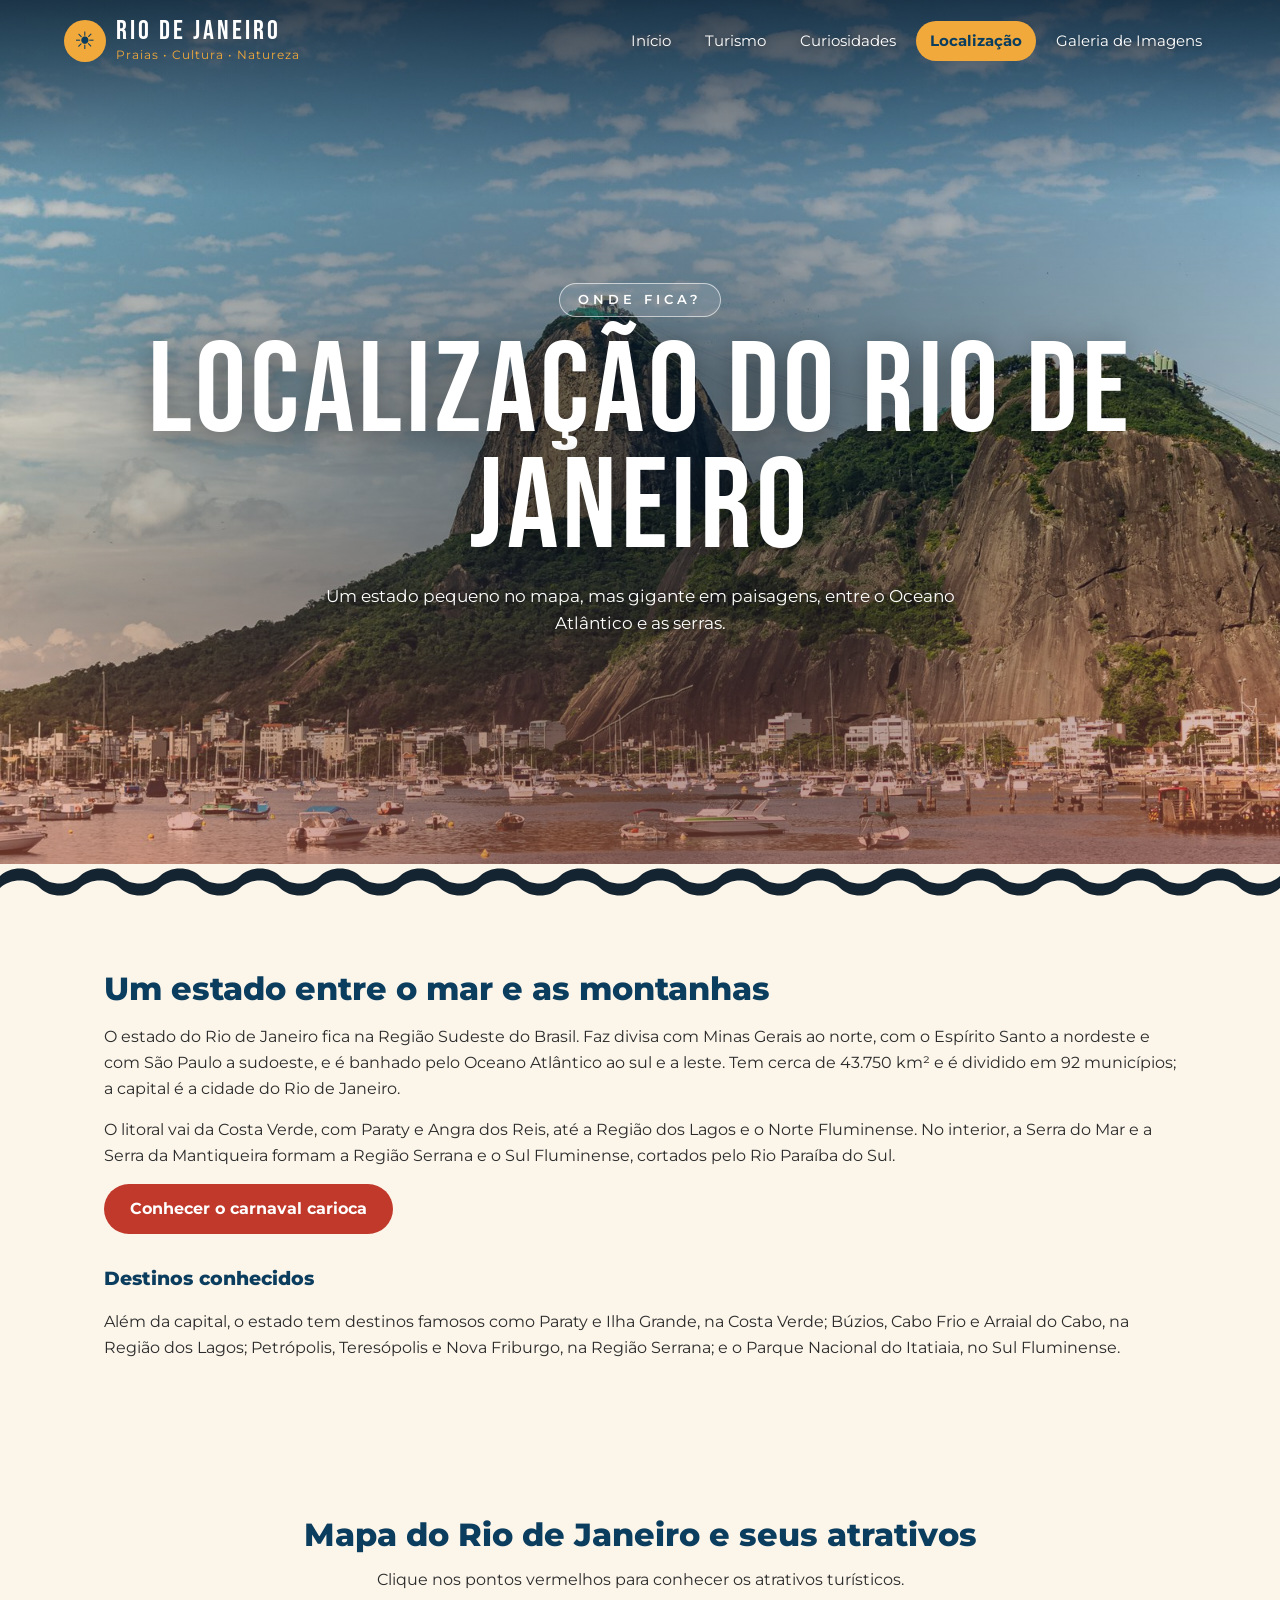
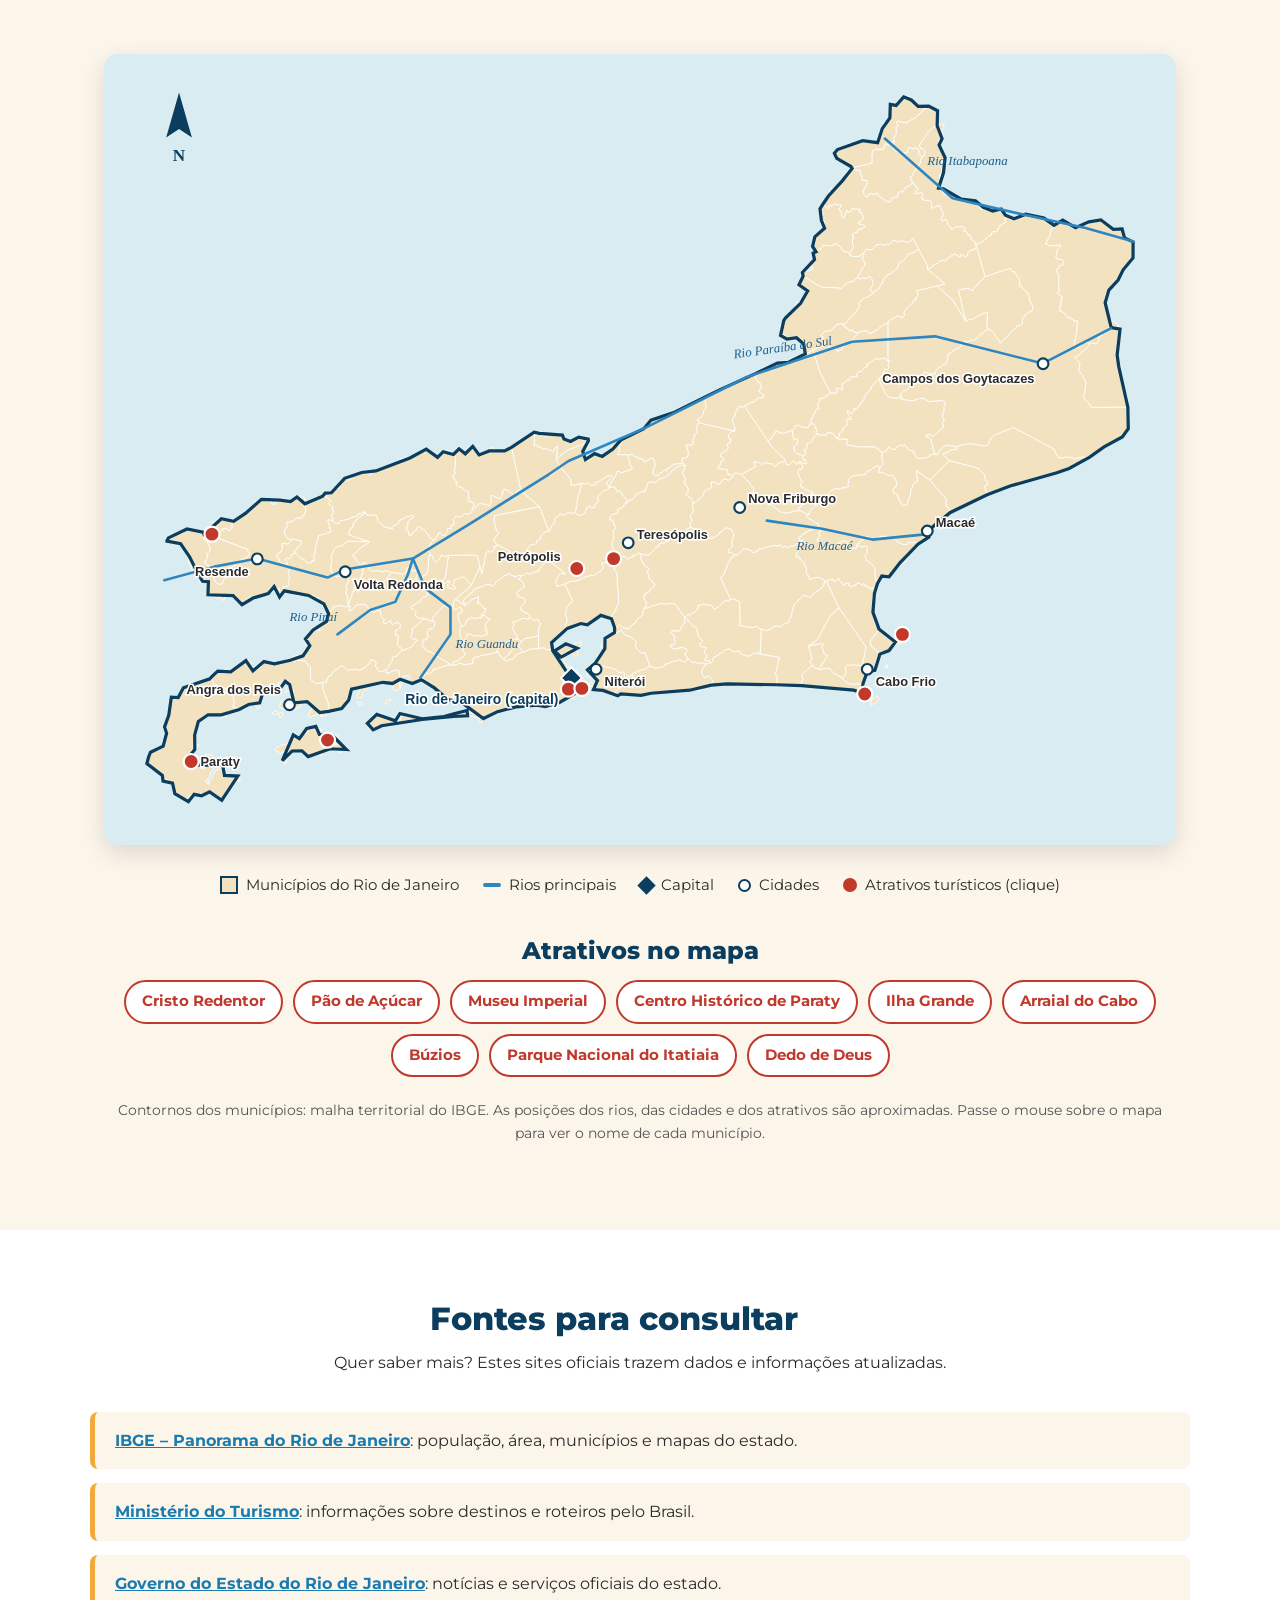
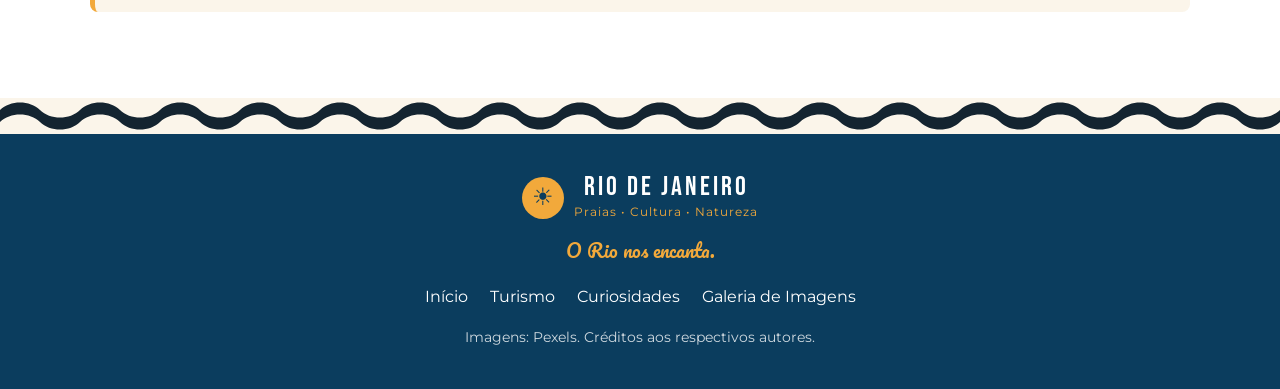
<file: localizacao.html>
<!DOCTYPE html>
<html lang="pt-BR">
<head>
  <meta charset="UTF-8">
  <meta name="viewport" content="width=device-width, initial-scale=1.0">
  <title>Localização | Rio de Janeiro</title>
  <meta name="description" content="Onde fica o estado do Rio de Janeiro: mapa dos 92 municípios, rios, cidades e atrativos turísticos.">
  <link rel="stylesheet" href="css/style.css">
</head>
<body>

  <header class="topo">
    <a class="marca" href="index.html"><span class="folha" aria-hidden="true">☀</span><span><strong>RIO DE JANEIRO</strong><small>Praias • Cultura • Natureza</small></span></a>
    <input type="checkbox" id="menu-toggle">
    <label class="menu-botao" for="menu-toggle" aria-label="Abrir ou fechar o menu">☰</label>
    <nav class="menu" aria-label="Menu principal">
      <a href="index.html">Início</a>
      <a href="turismo.html">Turismo</a>
      <a href="curiosidades.html">Curiosidades</a>
      <a href="localizacao.html" class="ativo">Localização</a>
      <a href="galeria.html">Galeria de Imagens</a>
    </nav>
  </header>

  <main>

    <section class="pagina-hero localizacao-hero">
      <span>ONDE FICA?</span>
      <h1>Localização do Rio de Janeiro</h1>
      <p>Um estado pequeno no mapa, mas gigante em paisagens, entre o Oceano Atlântico e as serras.</p>
    </section>

    <section class="secao" id="cultura">
      <h2>Um estado entre o mar e as montanhas</h2>
      <p>O estado do Rio de Janeiro fica na Região Sudeste do Brasil. Faz divisa com Minas Gerais ao norte, com o Espírito Santo a nordeste e com São Paulo a sudoeste, e é banhado pelo Oceano Atlântico ao sul e a leste. Tem cerca de 43.750 km² e é dividido em 92 municípios; a capital é a cidade do Rio de Janeiro.</p>
      <p>O litoral vai da Costa Verde, com Paraty e Angra dos Reis, até a Região dos Lagos e o Norte Fluminense. No interior, a Serra do Mar e a Serra da Mantiqueira formam a Região Serrana e o Sul Fluminense, cortados pelo Rio Paraíba do Sul.</p>
      <a class="botao-vermelho" href="#modal-carnaval">Conhecer o carnaval carioca</a>
      <h3>Destinos conhecidos</h3>
      <p>Além da capital, o estado tem destinos famosos como Paraty e Ilha Grande, na Costa Verde; Búzios, Cabo Frio e Arraial do Cabo, na Região dos Lagos; Petrópolis, Teresópolis e Nova Friburgo, na Região Serrana; e o Parque Nacional do Itatiaia, no Sul Fluminense.</p>
    </section>

    <div class="modal" id="modal-carnaval" role="dialog" aria-label="O carnaval carioca">
      <a href="#cultura" class="modal-fundo" aria-label="Fechar janela"></a>
      <div class="modal-caixa">
        <a href="#cultura" class="modal-fechar" aria-label="Fechar janela">×</a>
        <img src="imagens/carnaval-rio.jpg" alt="Desfile de escola de samba no Sambódromo da Marquês de Sapucaí, com arquibancadas lotadas, em foto preto e branco">
        <div class="modal-conteudo">
          <h2>O carnaval carioca</h2>
          <p>O carnaval do Rio de Janeiro mistura a festa de rua, com centenas de blocos espalhados pelos bairros, e os desfiles das escolas de samba no Sambódromo da Marquês de Sapucaí. Cada escola passa meses preparando o samba-enredo, as fantasias, os carros alegóricos e a bateria, e é julgada em quesitos como harmonia, evolução e mestre-sala e porta-bandeira. A festa movimenta milhares de trabalhadores, como costureiras, escultores e músicos, e atrai visitantes do mundo inteiro.</p>
          <p class="modal-credito">Foto: <a href="https://www.pexels.com/photo/black-and-white-photo-of-rain-over-a-carnival-parade-on-the-sambadrome-marqus-de-sapuca-rio-de-janeiro-brazil-9548305/" target="_blank" rel="noopener">Victor carnevale / Pexels</a></p>
        </div>
      </div>
    </div>

    <section class="secao mapa-secao" id="mapa">
      <h2>Mapa do Rio de Janeiro e seus atrativos</h2>
      <p class="introducao">Clique nos pontos vermelhos para conhecer os atrativos turísticos.</p>
      <svg class="mapa-svg" viewBox="0 0 1000 738" role="img" aria-labelledby="mapa-titulo mapa-desc">
        <title id="mapa-titulo">Mapa do estado do Rio de Janeiro</title>
        <desc id="mapa-desc">Mapa com os 92 municípios do estado do Rio de Janeiro, rios principais, a capital, cidades importantes e 9 atrativos turísticos.</desc>
        <g class="mapa-municipios">
          <path class="mapa-municipio" d="M126.2,611.5 130.6,611.4 134.3,608.8 134.9,606.8 136.8,606.1 138.1,607.3 140.1,606.6 142.6,608.8 143.2,611 145.7,609.9 144,607.5 145.3,605.3 147.5,604.2 144.9,602.6 146.5,600.9 145.9,598 146.5,595.3 148.3,594.8 149.2,592.1 151.3,592.9 157.1,592.4 159.8,594 162.5,594.5 163.5,593.2 165.7,592.5 165.2,590.6 161.2,589 162.4,586.6 164.4,586.1 165.5,587.2 167.6,585 169.1,585.2 173.2,588.4 172.7,590 170.2,591.2 169.7,595.7 173.6,593.6 177.6,593.8 175.4,596.9 175.2,599.3 170.3,603.5 169.3,602.3 167.4,602.5 165.2,604.2 164.8,606.4 163.3,608.5 167.2,611.4 169.8,610.6 171.3,608.6 177.3,605.2 178.7,607.1 177.1,610.1 178.4,611.2 180.4,610.6 180.7,609 182.7,608.2 184.4,605.5 185.8,605 187.5,606.3 189.5,604.1 192.1,605.3 194.3,608.2 194.1,610.3 190.3,616.9 192.6,618.9 195.8,616.9 196.9,617.2 201.1,614.3 202.9,615 202.6,618.4 204.8,617.2 207.8,616.8 207.1,613.8 209.5,613.2 209.3,608.5 210,606.7 208.8,604.5 207.9,600.6 206.4,599.7 206.6,598 204.2,591.8 204.4,589.8 203.2,586.6 200.6,586.6 197.9,587.4 195.4,585.8 191.7,582.6 192.8,581.1 192.6,572.3 191,571.3 189.2,567.6 187.2,566.1 182.7,565.6 179.9,564.8 178.1,567.1 174.5,564.8 173.8,565.5 172.1,563.6 170.1,564.9 159,568.8 156.7,567.4 154.5,568 153.9,566.4 152.1,565.8 149.2,566.8 146.9,569.5 146.8,571.5 144.2,573.4 142.6,573.5 140.9,575.1 138.9,575.5 137.9,573.2 135.9,570.9 137,568.5 134.8,565.8 132.4,565.9 129.9,567.1 128.4,569.3 126.7,570.7 124.1,571.2 118.2,576.3 116.6,575.2 114.7,575.2 113.4,573.8 112.1,575.1 109.4,575.4 108,576.9 106.1,575.6 103.1,579 100.8,580.6 99.6,580.8 98.7,582.9 100.7,583.7 102.7,589 105,588.8 105.9,590.1 109,591.4 111.3,590.9 116.1,593.3 117.7,595.3 118.2,597.5 120.8,599.8 120.5,602.3 121.7,603.6 120.2,608.5 121.1,610.5 123.4,609.9 126.2,611.5ZM166.3,659.1 167.4,661.5 170.2,661.1 170.1,659.4 171.2,657 172.8,655.8 174.1,653.3 173.9,651.8 175.4,650.2 180.7,649.2 184.6,650 186.8,653.3 188.2,652.3 190.5,655.4 194.2,655.1 195.2,654.1 199.9,653.3 203.1,654.8 204.2,650.7 206.6,650 208.4,651.2 209.6,648.9 211,648.1 215.5,646.8 217.5,647.4 219.4,649.2 217.8,651.1 220.5,651.6 222.8,649.7 226.1,648.8 226.9,646.5 223,645.5 220,643.3 216,645 215.4,639.7 218.5,636.3 218.6,634.8 213.6,636.2 211.9,639.7 209.9,640.5 208.5,639.4 207.8,637.1 208.8,634.9 207,634.2 204.7,635.2 201,634.9 200.2,633.1 197.2,631.4 199.8,630.7 202.6,631.5 202.7,629.5 199.7,629.3 197.6,627.3 193.6,627.5 189.1,629.2 189.8,632.3 187.8,633.8 184.4,634.3 182.9,636.3 182.2,638.7 178.6,637.8 179.4,635.6 178.8,634.1 176.6,635.2 174.9,638.3 173.2,639.2 173.3,640.9 172.1,643.6 167.7,644 165.2,644.9 163.4,646.6 162,646.3 159.8,648.2 160.8,650.9 163.5,651 165.1,652.9 167.2,650.3 168.8,652.7 166.2,657.3 166.3,659.1ZM161.2,613.9 160.6,612.5 156.8,615.2 158.9,616.3 160.5,615.7 163.5,616.3 164.4,619.5 166,618.2 166.8,615.4 165.8,614 163,615 161.2,613.9Z"><title>Angra dos Reis</title></path>
          <path class="mapa-municipio" d="M703.4,260.1 699.2,259.2 698.1,257.4 695.4,258.2 694,256.1 689.5,253.8 688.6,251.2 683.8,252.4 678.6,257.3 676.3,258.4 672.9,258.2 669.1,261.8 668.7,263.1 670.9,264.5 670.8,267.5 673.2,269.8 673.5,271.4 675.7,273 677.9,273.8 681.5,274 684.3,277.3 688.5,275.5 689.4,273.4 691.4,271.3 694.2,269.5 699.1,265.6 703.4,260.1Z"><title>Aperibé</title></path>
          <path class="mapa-municipio" d="M627.3,588.4 633.6,588.3 650.8,589.3 650.4,586 652.3,582.9 650.5,579.4 661.2,570.1 658.3,566.3 660.6,564.2 657.2,552 665.5,546.5 677.6,523.8 680.5,521.7 683.2,518.3 685.8,517 674,491.6 672.9,492.3 671.5,492.9 671.6,495.2 670,497.5 665.4,501 663.8,501.5 658.8,506.8 655.1,505.5 652.2,504.9 650.8,507.2 647.5,509.5 644.1,513.5 643,515.6 640.9,525.2 639.5,526.8 638.9,529.9 635.7,531.5 634.2,531.3 630.3,534.9 627.7,533.5 624,534.6 622.3,536.9 620.3,536.4 618.3,538 613.2,536.4 612,559.8 630,563 627.1,575.2 626.1,578.1 628.1,581.3 627.3,588.4Z"><title>Araruama</title></path>
          <path class="mapa-municipio" d="M439.9,428 441.7,430.3 444.7,430.3 448.4,428.7 450.4,423.4 451.9,423.3 452.7,421.6 455.2,423.4 457.6,423 457.6,421.4 459.1,418.9 461.4,417.9 460.5,413.1 464.7,408.4 470,406.1 471.3,404.6 468.7,399.9 474.5,394 473.4,393.1 469.6,393.7 459.7,399.7 458.5,399.5 457.5,402.1 454.1,402.1 451.6,400.1 450.2,401.3 445.9,400.1 445.1,400.6 444.5,405.2 443.6,406 443.8,409.6 442.7,410.7 440.9,418.8 441.4,420 439.7,426.8 439.9,428Z"><title>Areal</title></path>
          <path class="mapa-municipio" d="M723.8,559.8 730.6,556.4 732.3,556.5 733.5,553 735,550.8 738.2,548.6 740.9,550.5 743.9,549.5 745.5,546.4 748,544.4 746.2,541.7 747.5,539.6 744.6,538.9 743.4,542.5 741.1,542.4 738.8,543.2 737.6,546.1 734.8,546.8 732.3,545.6 729.4,542.5 726.2,537 722.9,536.3 714.4,548.5 716.3,553 723.8,559.8Z"><title>Armação dos Búzios</title></path>
          <path class="mapa-municipio" d="M650.8,589.3 669.7,590.3 685.1,591.6 699.4,593.4 705.5,595 707.8,596.3 709.8,600.3 712.1,600.6 713.1,602.5 714.8,600.6 712,597.4 715,595.1 714.2,592.6 712.5,594.5 710.4,593.6 711.1,591.4 708.8,590.8 707.9,587.7 695.9,587.6 692.4,585.9 690.6,584.5 688,581.4 685.2,580.2 680.8,577.7 676.5,572.7 674.3,573.5 672.1,573 668.6,574.3 667.1,573.7 662.6,572.5 661.2,570.1 650.5,579.4 652.3,582.9 650.4,586 650.8,589.3ZM721.9,599.2 720.6,599.3 715.9,602.9 715.3,606.9 719.4,605.8 722.6,602.6 721.9,599.2Z"><title>Arraial do Cabo</title></path>
          <path class="mapa-municipio" d="M168.2,500.8 171.6,500.5 173.3,502.4 174.9,502.5 179.1,503.9 181.4,506 182,504.6 186.2,504.4 188.9,506.7 190.8,505.1 193.8,505.8 195.4,504.7 196.5,507.7 197.9,507.1 200.5,507.4 200.4,510.2 203.5,511.1 205.1,512.9 203.9,515.9 208.1,518.5 209.5,522.1 213.8,516.9 213.5,515.9 221,514.5 226.3,516 228.3,515.3 228.1,513.8 227.2,511 227.5,509.1 227,505.2 225.6,502.7 226.9,498.2 225.6,496.7 227,495.4 228.3,489.8 227.2,485.9 216.4,487.8 211.7,482.5 211.8,477.2 212.3,474.1 212.1,469 212.8,466.3 215,461.9 217.3,459.7 222.7,458.4 225.1,456.1 227.5,454.6 245.2,454.9 247,454.8 234.7,450.7 228.6,448.4 228.5,446.2 230.5,442.2 232.2,441.7 232.3,439.2 233.5,436.2 235.9,434.7 237.3,433 243,428.8 242.1,427 240,428.5 236.9,429.4 236.3,431 232,431.9 227.1,434.2 220.4,435.3 219.2,437.6 215.4,437.5 213.6,435.6 209.3,434.2 208.6,435.7 209.6,437.6 211.7,446 208.3,446.7 205.5,448 203.8,448.1 199.7,449.6 200,452.9 198.6,453.9 196.8,463.6 196.8,466.2 195.6,466.7 196.1,472.7 194.2,472.4 193.5,474.2 191.5,474.8 189.1,474.5 187.1,471.6 184.4,470.7 181.2,468.3 179.2,465.9 177.8,465.5 175.4,466.4 174.8,468.8 173.5,470.6 170,470 168.9,471.2 171.1,475.1 170.5,476.7 172.6,478.1 173.6,480.1 171.5,483.7 172.5,485.2 172,487 173,488.3 173.1,491 171.6,492.4 172.4,493.9 171.5,496.7 167.1,496.8 168.2,500.8Z"><title>Barra Mansa</title></path>
          <path class="mapa-municipio" d="M268.5,483.5 279,485.5 282.5,482.6 282.2,480.1 284.9,478.8 285.7,480.8 289.5,482.6 292.5,481.6 293.8,484 291.8,485.9 290.6,489.9 293.3,491.9 295.7,491.4 297.7,486.9 300.3,486.1 302.2,482.8 303.1,467.8 305.7,468.1 304.6,467.6 304.5,465.4 302.5,463.7 300.5,463.6 302.9,460.1 304.3,459 305.6,455.2 307.1,453.8 306.4,452.6 303.4,450.8 302.6,448.2 301.3,447.3 298.6,443.1 296.8,443.8 295.4,441.5 293.4,440.8 291.9,441.8 290.7,444.7 287.2,446.8 286.5,449.5 284.6,449 283.8,444.9 281.6,443.4 283.4,439.7 283.4,436.8 286.3,433.5 288.3,432.9 288.8,431.2 287,430.1 284.3,431.5 282.5,431.2 279.6,433.2 274.8,435.5 274.6,437.8 271.6,439.9 270,439.8 268.4,441.5 269.1,443.1 259.9,440.3 259.7,439.1 256.2,437 255.2,435.7 255.3,432.8 254.7,430.9 251.1,429.8 246.3,430.3 244.1,429 244,427.5 242.1,427 243,428.8 237.3,433 235.9,434.7 233.5,436.2 232.3,439.2 232.2,441.7 230.5,442.2 228.5,446.2 228.6,448.4 234.7,450.7 247,454.8 247.5,455.3 242.7,458.7 239.4,460.6 231.5,468.1 235,470.1 235,472.2 239.8,477 241.1,477.5 241.7,474.8 244,474.6 246.7,477.5 247.8,481.1 250.3,482.7 252.6,482 256.9,482.5 259.3,483.2 261.8,482.2 268.5,483.5Z"><title>Barra do Piraí</title></path>
          <path class="mapa-municipio" d="M396.9,525 395.7,527.4 393.8,526.4 390.2,526.6 383,529.8 381.4,529.4 382.4,532.9 380.8,535 383.5,541.4 385.5,542.8 385,545.2 386.3,546 389.5,548.4 392.2,545.6 405.3,542.9 405.8,534.9 407.6,531.2 405.8,530 405.1,527.5 403,527.5 400.9,528.4 396.9,525Z"><title>Belford Roxo</title></path>
          <path class="mapa-municipio" d="M594.4,392.3 602.9,400.9 603,402.5 606.1,405.2 605.6,408.6 632.7,428.1 634.2,427.5 636.2,428.8 637.6,427.8 641.6,427.4 645.1,426 647.5,426.7 649.3,425.7 647.6,424.1 648.4,422.8 650.7,422.2 651,420.6 654.7,419.2 655.8,417.3 658.7,413.8 658,411.9 660.8,411 660.9,408.7 658,408 656.2,406.4 654.6,406.7 652.5,404.5 651.2,404.7 649.7,402.6 651,399.6 649.5,395.7 648.3,395 648.4,392.4 647,390.1 648.5,387.2 651.1,387.7 651.8,385.2 651.4,383.1 647.8,380.8 646.3,382.7 643.9,380 642.7,379.6 639.8,382.7 636.4,383.3 636.2,380.2 635.1,379.2 633.1,380.4 628.7,381.6 627.6,383.7 625.6,384.6 623.8,382.1 621.3,382.2 616.2,380.9 613.7,382.9 612.1,381.5 606.5,380.3 606.2,381.6 607.7,384.9 594.4,392.3Z"><title>Bom Jardim</title></path>
          <path class="mapa-municipio" d="M754.4,119.8 756.2,121.4 757.2,124 759.7,125.4 758,127.2 756.5,130 759.5,130.3 762.1,128.9 763.7,130.6 763,135.6 766.4,136.7 769.3,136.5 771.2,137.2 772,138.6 771.9,143.6 773.5,143.9 776.1,142 780,141.7 780.8,145.2 782.9,148.7 782.5,150.8 780.4,154.7 782.2,155.9 783.5,154.8 785.7,154.8 786.6,156.2 787.1,159.3 790.3,162.1 791.1,164.2 793.1,162.3 796.1,161.1 800.5,161.1 803.4,163.5 801.5,165.1 804.4,165.9 805.7,167.2 805.8,169 808.2,169.2 809,173.1 813.1,175.8 812.4,177.5 813.8,179.4 813.5,177.8 821.1,174.1 824.8,170.1 828,168.6 828,166.8 830.3,165.3 831.9,166.3 833.5,164.7 834.7,161.1 839.1,158.1 840.8,157.6 840.9,150.4 838.7,148.1 838.1,145.8 836.9,144.6 833.2,145.3 831.1,143.6 830.3,145.8 829.1,146.5 826.6,144.7 822.4,145.4 820.3,143 818.6,145.6 817.3,144.5 817.4,142.7 815.4,142 813.6,139.5 812.9,137 807.4,138.8 805.2,136.3 799.7,135.4 798.1,134 795,132.5 795.4,130.7 791.8,132.1 792.2,130.5 789.6,129.9 788,128.4 785.7,129.6 785.8,131.5 782.9,130.8 782.7,128.5 784.4,127.2 783,125.7 780.8,126.2 778.5,125.1 779.6,121.2 781.9,117.7 781.4,116.1 779.3,115.9 780.3,111.5 781.4,113.2 783.1,111 781.8,110 781,107.5 781.5,105.7 783.3,104.8 783.5,103.1 781.7,101.5 782.1,99.2 783.3,97 784.6,96.8 782.7,90.3 782.9,87.3 780.9,86.7 779,84.8 778.2,80.9 781.8,79 782.6,74.1 780.8,72 784,65.8 781.1,65.2 777.2,67 775.4,66.4 767.5,74.6 764,80 760.5,85.1 761.5,88.2 763.5,88.4 766,90.6 765,95.1 763.3,95.9 761.6,98.8 761.9,101.4 760.5,102.6 758.4,106.7 756.5,108.1 755,110.7 754.7,113.2 751.7,114.8 754.4,119.8Z"><title>Bom Jesus do Itabapoana</title></path>
          <path class="mapa-municipio" d="M722.9,536.3 721,534.6 719.6,531.6 718,525.8 717.3,520.7 716.7,511.8 717.2,505.9 718.7,503 717.6,501.4 718.8,498.6 717.8,497.2 715.6,499.7 714.4,496.7 712.6,498 711.6,495.5 709.7,496.2 709,493.7 706.9,495.7 705.1,493.7 702.6,493.5 701.5,495.6 699.6,495.3 697.6,497.1 694.6,496 695.1,494.1 691.8,493.5 691,495.2 689,495.1 688.5,493.2 686.1,491.5 685.3,489 681.3,492.6 680.2,489.8 676.4,490.5 674,491.6 685.8,517 710.8,553.2 707.7,568.2 707,570.7 704,570 701.2,570.3 699.4,569.2 696.1,570.5 693.7,569.7 691.1,572.1 692.2,574.6 692.1,576.9 690.9,580.3 689.6,581.6 688,581.4 690.6,584.5 692.4,585.9 695.9,587.6 707.9,587.7 707.9,584.8 708.9,581 711.9,576.5 714.4,575 715.7,576.7 717.4,575.2 719.1,575 720.9,571 719.8,568.8 720,566.8 722.1,561.7 723.8,559.8 716.3,553 714.4,548.5 722.9,536.3ZM731.5,569.9 729.5,570.1 728.9,572.8 730.6,572.7 731.5,569.9Z"><title>Cabo Frio</title></path>
          <path class="mapa-municipio" d="M504.3,517.5 508.6,516.1 510.5,515.1 514.3,514.5 518.7,512.7 523.5,513.4 528.6,512.5 529.8,513.3 531.7,512.3 533.3,514 541.7,525.4 544.8,523.4 547.4,523.1 549.4,521.3 550.6,521.3 553.3,518 554.6,517.4 554.2,514.5 558.2,513.9 560.2,512.8 561.5,514.7 562.9,514.1 566.3,514.2 569.7,517.9 573.2,515.8 577.8,511.2 579.8,509.9 582.8,510.1 584.4,508.6 575.4,488.5 577.7,486.8 579.4,482 581.3,478.7 581.3,476.8 583.8,473.1 584.8,470 586.9,469.7 587.7,467.1 584.8,464.8 583,465.4 582.1,462.8 584.3,461.5 586.3,458.9 585.8,455.4 586.2,452 587.6,449.7 587.3,447.5 584.5,442.7 582.6,442.7 579.8,441.7 577.3,444.8 574,446.4 573.4,448.4 568.1,451.3 563.9,452 563.1,449.6 556.5,451.2 554.3,450.2 552.1,447.6 550,446.2 550.8,444.2 549,442.1 546.3,441.8 543.3,443.2 543.5,445.5 537.9,447.5 537,449 533.9,448.3 530.8,446.8 528.7,448 528.8,449.7 526.2,450.2 526.9,454.3 524.3,454.5 522.9,456.3 520.2,455.9 517.4,457.1 517.5,459.4 514.4,460.2 513.2,462.4 509.4,466.5 506.5,467.8 504.5,466.8 503.1,467.2 501.6,465.9 500.5,470.5 504.2,477.5 508.5,479.8 508.4,481.4 506.2,483.3 507.9,485 508,487.8 509.3,490.4 511.5,491.8 513.9,495.4 513.9,496.3 509.8,499.1 508.8,501.5 504.2,503.8 503.4,508.3 505.1,510 506.1,513.2 504.3,517.5Z"><title>Cachoeiras de Macacu</title></path>
          <path class="mapa-municipio" d="M767.9,200.4 768.5,197.7 759.8,181.9 757.7,182.9 756.4,184.8 750.7,186.3 746.5,191.9 741.3,195.7 740.6,198.3 739.2,200.5 733.3,205.1 730.9,206.2 728.3,208.4 726.6,211.4 725.7,214.3 724.3,215.4 722.8,219.1 717.1,222.7 716,224.6 714.3,224.9 711.8,226.9 709.8,227.2 703.8,232.2 704.6,234.4 704.2,237.1 702.5,238 701.4,240.6 698.8,243.7 696.3,245.3 692,251.3 690.2,252.1 688.6,251.2 689.5,253.8 694,256.1 695.4,258.2 698.1,257.4 699.2,259.2 703.4,260.1 710.5,258 712.5,258.5 714.3,260.9 717.3,259.7 721.9,256.9 723,255.5 731.5,250 734.6,247.3 735.5,247.2 739.6,244.7 741.1,244.5 743.6,245.7 745.2,245.6 746.9,243.7 746.3,241.1 747,239.6 751.4,234.9 753.3,233.4 755.8,229.7 758,228.8 757.5,227.2 758.9,225.6 759.8,223.2 757.7,221.1 776.9,216.5 784.6,214.5 767.9,200.4Z"><title>Cambuci</title></path>
          <path class="mapa-municipio" d="M796.4,366 799.2,364.9 803.4,364.5 806.2,363.5 809,364.1 812.1,363.9 814.9,364.9 816.5,364.8 821.8,365.9 824.5,364.5 828.3,357.5 830.7,355.6 848.4,348.5 885.8,368.4 887.4,371.8 890.6,376.9 893.6,376.9 897.3,376 903.4,376.6 905.7,378 908,376.8 911.8,376.6 913.9,375.5 915.3,377 917.7,375.6 919.5,376 920.2,374.5 932.9,366.5 940.1,362.5 944.9,360.1 949.9,357.2 953,354.5 955.5,349.5 956.7,343.4 956.7,337 955.1,329.4 920.9,329.6 919.3,326.6 915.2,322.5 913.6,319.1 914.8,316.8 916,306.5 913,300.1 909.3,295.4 910.6,288.4 905.4,282.8 908,282.1 909.9,280.7 911.5,278.4 916.7,274.8 919.4,270.5 917.3,269 913.9,269.6 912.2,271.4 909.3,273.3 907.5,273.2 904.8,271.6 907.4,260 907.8,253.1 908.5,248.8 904.7,249 904,247.7 899.1,245.1 897,243.5 895.9,241.6 893.8,240.4 891.3,239.8 893.7,225.7 892.6,226 889.6,222.9 890.7,222 891,219 890.3,214.1 891,211.9 890.5,205.7 888.4,202.2 889.3,200.2 890.6,199.4 891.5,197.1 894,197.3 895.3,195.7 895.4,194.1 893.9,191.8 889.1,191.2 888,188.8 889.3,185 889,183.4 892.7,178.3 881.5,178.9 880.9,177.8 878.2,177.3 882.5,169.2 883.6,163.9 886.1,162.3 886.2,159.8 884.7,158.5 879.8,156.9 876.8,153.1 874.6,154.4 872.9,153.6 871.6,151.4 864.2,150.8 859.9,149.5 859.2,150.2 856.5,149.3 855.9,150.2 853.3,149.7 848.9,153.7 846.4,153.6 840.9,150.4 840.8,157.6 839.1,158.1 834.7,161.1 833.5,164.7 831.9,166.3 830.3,165.3 828,166.8 828,168.6 824.8,170.1 821.1,174.1 813.5,177.8 813.8,179.4 821.8,207.6 821.8,207.8 845.6,199.9 846.9,202.8 848.9,202.9 852.3,208.3 853.9,209.7 854.3,216.8 855.9,217.2 861.4,223 863.5,227 863.4,229.9 865.5,233.6 866.5,236.7 865.4,239.8 862.1,240.8 860.6,242.2 857,246.6 856.6,251.3 855,253.1 851.3,253.6 850.8,255 836.1,269.7 835.1,267.2 831.6,263.4 829.6,259.9 826.8,257.2 824.8,256.3 824.3,257.4 821.2,258.6 819,261.6 817.6,260.9 815.5,264.2 813.1,265.4 812.3,266.7 807.5,267.2 806.1,268.7 801.8,268.3 799,271.3 798.8,272.9 797.4,274.5 795.6,274.7 787.9,279.7 786.8,282.6 787.3,284 785.7,288.4 782.5,289.8 780,292 778.1,292.9 775,296.7 775.1,298.7 771.8,298.3 769.7,298.7 768.7,297.5 765.8,296.7 764.3,297.5 764.1,300.3 761.3,300.9 761,302.6 757.5,305.6 756.3,305.8 754.4,308 754.7,309.7 751.8,310.7 748.7,313.3 746.3,314.3 742.9,317.1 743.9,319.6 742.9,321.5 747.4,322.7 752,323.4 755.2,323.4 760.5,321.4 764.3,321.3 769.2,324.2 771.5,324.2 782.1,323.3 784.7,325.2 784.5,327.9 783.2,329.4 783.6,332.7 782,338 783.8,342 782.1,344 783,347.2 781.6,350.1 779.6,350.9 774.4,355.8 772.4,356.8 770.9,354.5 767.4,355.4 766.4,357.1 769.1,357.4 771.1,359.6 772,363.1 773.1,365.5 772.4,368.2 774,369.3 775.1,373.7 777.5,373.7 778.6,371.4 783,366.8 786.5,364.8 795.1,366.4 796.4,366Z"><title>Campos dos Goytacazes</title></path>
          <path class="mapa-municipio" d="M659.8,345 659.6,341.8 660.9,339.5 661.9,335.9 663.2,335.4 663.7,332.9 664.8,331.2 667,331.3 666.7,329 665.6,328 667.6,323.3 668.1,320.9 669.7,321.8 675.5,318 677.5,316.2 668.2,297.2 661.1,275.4 659,277.7 654.2,279.7 653.6,280.4 649,281.5 644.9,283.2 643.1,285.6 638.6,287.6 634.1,287.2 632.9,286.5 628.2,288.3 624.5,290.6 624,291.6 616,295.2 614,295.3 609,297.5 608.5,300.2 607.3,301.7 609.9,305.7 613.4,308.3 611.9,309.5 613.5,311.2 610.5,314.4 615.5,318.4 614.4,321 611.6,320.6 609.5,321.3 606.5,324.4 604.2,324.6 597.5,328.5 619.5,361.4 623.2,358 624.6,355.9 624.9,354.1 626.6,353.1 626.7,351.7 633.2,354.1 642.2,351.1 644.5,349 644.2,347.5 647.6,346.1 651.5,348.4 652.8,347.9 656.7,348.9 658,346 659.8,345Z"><title>Cantagalo</title></path>
          <path class="mapa-municipio" d="M770.3,397.6 785.9,415.6 785,418.8 786.2,422.5 787.4,423.1 789.5,427.7 796.7,423.4 808.1,418 823.8,411.2 821.3,403 824.4,401.8 824.7,399.9 822.6,398.1 821.1,392 817.6,388.7 816.4,386.9 811.4,385.2 788.4,379.3 770.3,397.6Z"><title>Carapebus</title></path>
          <path class="mapa-municipio" d="M821.8,207.6 819.9,209.8 816.2,212.9 815.2,215.2 811.9,217.6 810.3,220.9 805.9,218.4 797,220.2 804,249.7 807.3,247.7 809.6,247.7 819.5,242.1 822.2,241.8 824.1,240.9 823.5,255 824.8,256.3 826.8,257.2 829.6,259.9 831.6,263.4 835.1,267.2 836.1,269.7 850.8,255 851.3,253.6 855,253.1 856.6,251.3 857,246.6 860.6,242.2 862.1,240.8 865.4,239.8 866.5,236.7 865.5,233.6 863.4,229.9 863.5,227 861.4,223 855.9,217.2 854.3,216.8 853.9,209.7 852.3,208.3 848.9,202.9 846.9,202.8 845.6,199.9 821.8,207.8 821.8,207.6Z"><title>Cardoso Moreira</title></path>
          <path class="mapa-municipio" d="M554.8,344.1 588.4,351.8 588.6,348 586.2,343.1 586.4,339.8 588.7,338.1 589,333.8 591,332.3 590.5,331.1 593,328.3 595.2,329.8 597.5,328.5 604.2,324.6 606.5,324.4 609.5,321.3 611.6,320.6 614.4,321 615.5,318.4 610.5,314.4 613.5,311.2 611.9,309.5 613.4,308.3 609.9,305.7 607.3,301.7 608.5,300.2 609,297.5 608.2,297.9 602.4,300.8 576,312.7 574.7,313.1 574.9,314.2 572.8,315.5 569.9,316.2 566.7,318 560.9,319.9 560.2,321.6 561.3,324.2 560.4,326.3 561.6,328 561.3,330.5 559.5,332.5 559.1,335.5 557.1,339 555.1,339.3 552.9,341.7 555.4,342.5 554.8,344.1Z"><title>Carmo</title></path>
          <path class="mapa-municipio" d="M674,491.6 676.4,490.5 680.2,489.8 681.3,492.6 685.3,489 686.1,491.5 688.5,493.2 689,495.1 691,495.2 691.8,493.5 695.1,494.1 694.6,496 697.6,497.1 699.6,495.3 701.5,495.6 702.6,493.5 705.1,493.7 706.9,495.7 709,493.7 709.7,496.2 711.6,495.5 712.6,498 714.4,496.7 715.6,499.7 717.8,497.2 718.8,498.6 717.6,501.4 718.7,503 721.5,494 719.8,489.8 719,484.5 719.7,483.1 718.7,478.8 715.8,475.7 712.2,473.1 710.3,470.3 710.2,467.1 712.5,465.7 711.8,463.5 712.3,460.5 711.7,459.4 709.5,459.1 706.7,460 705.8,459.1 701.8,458.7 701.7,461.7 699.3,460.7 696.5,462.9 691.9,462.2 693.2,459.9 693.9,455.4 691.6,454 687.7,454.4 687.3,456.1 684.5,456.2 684.3,458 682.8,460.1 681,458.2 678.4,460.1 675.4,459.5 674,461.2 669.6,460.7 668,458.3 668.9,456.6 665.3,454.4 666.8,450.7 668.2,449.6 666.4,446.2 668.6,445.2 667.2,443.3 663.5,442.5 660.5,443.2 652,447.7 651,449.3 647.8,451 649.1,454.2 651.7,453.4 650.8,456.2 645.4,467.6 645.8,469.3 648.4,469.3 650,472.2 653.2,474.6 653.7,477.6 655.4,479.9 654.7,484 657.1,486.7 658,490 660.1,489.9 662.8,488.6 667,488.1 671.4,490.3 672.9,492.3 674,491.6Z"><title>Casimiro de Abreu</title></path>
          <path class="mapa-municipio" d="M421.9,378 432.1,369.8 448.2,363.5 451.9,360.7 451.7,359.3 449.2,360.3 446.5,360.2 444.2,359.1 442.8,357.4 440.5,359.3 435.2,361.4 433.9,359.4 430.6,360.4 429.1,359.2 427,357.7 427.6,355.5 424.7,353.6 422.8,354.9 421.2,353.9 419.8,354.9 416.8,354.7 411.7,357.2 409.9,356 408.3,356.2 408.4,353.8 406,353.9 405,354.6 402.5,354.2 401.3,352.8 401.4,366 402.8,364.5 405.7,367.1 407.2,367 409.7,368.8 412.3,367.8 413.7,369.2 415.6,369.2 418.5,371.1 419.9,369.9 420.2,368 423,366.1 421.9,378Z"><title>Comendador Levy Gasparian</title></path>
          <path class="mapa-municipio" d="M722.8,385.6 723.3,386.9 722.9,390.7 726,390.3 732.5,393.4 735.7,393.2 737,394.8 739.8,400 738.7,403.9 736,405.4 736.2,409.8 739.4,410.3 741.8,416.8 743.3,417.4 743.2,419.6 745.2,421.4 749.5,420.1 749.5,418.7 752.2,411.6 752.7,406.5 754,404.8 754.1,402.2 756.7,400 759,398.9 757.7,388.8 770.3,397.6 788.4,379.3 783.1,374 783.3,372.4 785.6,372.2 791,369.1 795.1,368.9 796.4,366 795.1,366.4 786.5,364.8 783,366.8 778.6,371.4 777.5,373.7 775.1,373.7 772.7,373 767.3,376.8 763.8,376.7 760,377.3 758.4,376.8 756.2,373.4 754.7,370.1 752.3,369.9 749.6,367.9 747.1,364.8 745.4,365.7 743,364.3 741.1,366.1 739.9,366.1 738.1,369.1 735.9,368.8 731.7,366.3 730.3,369.7 727.1,371.4 725.6,371.6 725.5,377.9 726.6,381.3 726,383.3 724.4,385.2 722.8,385.6Z"><title>Conceição de Macabu</title></path>
          <path class="mapa-municipio" d="M619.5,361.4 623.3,367 635.7,378.7 635.1,379.2 636.2,380.2 636.4,383.3 639.8,382.7 642.7,379.6 643.9,380 646.3,382.7 647.8,380.8 649.8,380.6 654.7,382.7 655.1,381.8 654.3,378.6 652.6,378.6 651.4,375.9 653.6,374.4 651.8,375.2 650.8,374.1 646.8,372.8 644.2,370.6 643.7,366.4 646.2,364.3 647.3,362 647.1,359.4 645.5,358.9 643.4,359.9 642.2,351.1 633.2,354.1 626.7,351.7 626.6,353.1 624.9,354.1 624.6,355.9 623.2,358 619.5,361.4Z"><title>Cordeiro</title></path>
          <path class="mapa-municipio" d="M635.1,379.2 635.7,378.7 623.3,367 619.5,361.4 597.5,328.5 595.2,329.8 593,328.3 590.5,331.1 591,332.3 589,333.8 588.7,338.1 586.4,339.8 586.2,343.1 588.6,348 588.4,351.8 585.8,351.6 582.6,355.3 582.2,358.4 584.7,359.2 584.1,362.8 581.1,363.9 582.3,368.1 575.3,373 574.6,375 576.5,376.3 578.2,378.6 577.4,380 575.4,379.9 574.5,384 572.1,385.8 573.7,387.3 576.3,387.1 578.4,387.7 581.2,387.3 582.2,392.9 584.1,392.4 586.1,393.2 589.3,390.9 594.4,392.3 607.7,384.9 606.2,381.6 606.5,380.3 612.1,381.5 613.7,382.9 616.2,380.9 621.3,382.2 623.8,382.1 625.6,384.6 627.6,383.7 628.7,381.6 633.1,380.4 635.1,379.2Z"><title>Duas Barras</title></path>
          <path class="mapa-municipio" d="M405,554.7 409.2,554.1 411.3,554.3 412.3,555.6 417.4,555.9 418.6,556.5 418.9,552.7 417.6,550.9 417.5,549 422.1,543 425.2,541.7 426.6,539.7 429.7,539.2 432.5,537.5 432.2,535.8 430.6,535 430.5,532 432.1,529.7 431.3,524.2 429.8,522.3 431.1,520.7 431.5,516.9 433.1,514.3 436.9,510.8 436.9,509.3 429.8,494.3 422.6,496.5 421.4,492.2 424.9,485.1 427.6,484 429.2,485.7 430.1,483.9 427,482.2 426.6,481.2 413.3,472.1 413.1,472.1 412.1,474.1 407.4,478.4 405,482.8 401.7,483.4 398.1,484.8 396.1,485 394.6,483.5 391.3,486.4 388.5,486.7 388.5,488.9 386.4,489.7 390,491.9 391.6,494.5 391.7,497.2 389.3,498.7 384.9,502.4 386.2,506.2 391.3,507.3 393.1,509.3 393,511 388.4,516.7 389.1,519 392.2,520.9 395.4,522 397.1,524 396.9,525 400.9,528.4 403,527.5 405.1,527.5 405.8,530 407.6,531.2 405.8,534.9 405.3,542.9 405.4,550.6 405,554.7Z"><title>Duque de Caxias</title></path>
          <path class="mapa-municipio" d="M342.6,495.5 350.9,478.3 348.5,468.4 346,467.3 321.4,467.7 321.2,468.9 318.5,487.7 317.6,489.9 315.8,490.8 316.7,494.6 319.7,493 320.7,491.5 322.8,492.2 320.6,495.1 320.5,497.4 325.8,499.7 328.1,498.5 327.5,496.7 324.4,495.3 326.9,492.7 326.8,490.5 329.6,490 333.1,488.2 336.4,488.2 342.6,495.5Z"><title>Engenheiro Paulo de Frontin</title></path>
          <path class="mapa-municipio" d="M504.3,517.5 506.1,513.2 505.1,510 503.4,508.3 504.2,503.8 508.8,501.5 509.8,499.1 513.9,496.3 513.9,495.4 511.5,491.8 509.3,490.4 508,487.8 507.9,485 506.2,483.3 508.4,481.4 508.5,479.8 504.2,477.5 500.5,470.5 501.6,465.9 499.9,466.6 498.8,465.1 496.4,467.4 493.6,467.3 492.6,469.7 490.9,469.2 489.4,471 488.1,470.9 486.5,469 482.4,468.1 478.6,469.8 475.7,468.5 473.2,467.7 471.3,468.3 468.9,472 469.8,473.3 467.9,474.4 474.2,476.6 476.1,478.3 475.7,481.2 477.4,482.5 478.3,484.9 480.2,512.6 477.6,516.1 477.2,519.9 475.9,520.3 474.2,523.5 473.4,526.9 474.7,533.4 476.4,535.4 479.1,535.2 479.2,533.6 481,532.5 485.2,536.1 487.5,535.5 488.3,536.8 491.7,534.2 492.9,532.2 495.3,531.3 498.4,526.3 500.9,524.8 503.1,521.8 503.1,517.6 504.3,517.5Z"><title>Guapimirim</title></path>
          <path class="mapa-municipio" d="M661.2,570.1 662.6,572.5 667.1,573.7 675.3,561 671.6,559.5 671.5,557.5 669.8,552.8 671.5,551.3 668.9,549.1 667.7,550.3 657.2,552 660.6,564.2 658.3,566.3 661.2,570.1Z"><title>Iguaba Grande</title></path>
          <path class="mapa-municipio" d="M476.2,539.7 478.3,539.9 483.1,537.4 483.3,538.8 485.2,541.4 487.8,542.8 491.5,544 496.4,548.1 495.8,552.7 496.8,554.7 501.3,559.1 504.5,558.3 509.2,571.1 513.3,572.3 514.9,573.4 516.9,572 518.3,572.5 522.3,571.3 523.6,569 524.9,569.2 529.3,567.6 530,566.6 533.7,566.4 537,564.9 539.5,566.7 541.3,567.2 544.9,564.4 544.1,562.1 541.6,560.2 544.3,556.2 543.1,555 539.2,553.3 533.1,555.1 529.6,554 528.1,551.5 531.7,550.9 533.2,547.8 532,546.3 532.4,543.7 531.2,541.9 528.6,539.7 530.3,538.2 536.9,538.4 538.1,535.6 541.1,531.7 542,529.5 541.2,527.4 541.7,525.4 533.3,514 531.7,512.3 529.8,513.3 528.6,512.5 523.5,513.4 518.7,512.7 514.3,514.5 510.5,515.1 508.6,516.1 504.3,517.5 503.1,517.6 503.1,521.8 500.9,524.8 498.4,526.3 495.3,531.3 492.9,532.2 491.7,534.2 488.3,536.8 487.5,535.5 485.2,536.1 481,532.5 479.2,533.6 479.1,535.2 476.4,535.4 476.2,539.7Z"><title>Itaboraí</title></path>
          <path class="mapa-municipio" d="M275.9,591.6 279,585.6 275.8,585.6 275.9,591.6ZM296,583.7 297.3,582.9 296.3,580.3 298.7,580.3 299.6,578.1 301.1,577.5 303.1,578.1 306.7,576.3 307.2,573.8 310.5,573.9 312.1,572.6 314.4,572.4 319.1,570.4 323,569.9 324.7,570.2 305.7,558.8 305.7,557.8 302.6,557.2 299,554.5 296.6,551.8 297.4,550.6 297.7,547 301.4,546.2 301,544.5 303,543.2 301.5,541.2 301.6,539.9 303.3,536.2 306.3,536.2 307.8,534.8 309,530.1 306.1,528.8 304.6,529 301.4,527 298.6,526.9 297.2,527.7 293.3,531.5 287.5,536.3 287.5,539.4 286,543.5 288.3,546 290.2,545.7 292.2,546.9 290.4,548.3 287.4,552.5 283.5,554.5 277.8,556.4 274.4,559.6 272.3,562.4 270.8,561.7 268.6,563.4 269.2,565.6 265.8,570.1 265.4,571.9 262.6,574.6 263.2,577.4 266.7,577.5 268.5,575.4 270.3,575.8 273.2,574.7 275.1,575.7 276.2,583.3 278.5,580.7 281.8,579.8 284.4,579.8 286,582.1 282.9,585.5 285.2,587.5 287.6,587.2 292.7,583.8 294.5,585.6 296,583.7ZM326.1,618 326.4,615.4 317.1,618 305.9,619.7 296.7,620.1 296.8,620.8 303.1,620.2 310.8,619.2 326.1,618Z"><title>Itaguaí</title></path>
          <path class="mapa-municipio" d="M767.9,200.4 784.6,214.5 776.9,216.5 791.7,229.6 804,249.7 797,220.2 805.9,218.4 810.3,220.9 811.9,217.6 815.2,215.2 816.2,212.9 819.9,209.8 821.8,207.6 813.8,179.4 812.9,181.6 808,183 805.5,186.1 805.8,187.6 803.5,189.1 799.1,186.7 798.6,189.7 794.4,186.6 791.4,187.5 787,190.6 786.2,192.1 784,193.1 781.6,192.3 778.6,194.1 778.1,195.1 775.1,196.1 772.3,198.1 771,199.8 767.9,200.4Z"><title>Italva</title></path>
          <path class="mapa-municipio" d="M677.5,316.2 682.5,316.6 684.2,315.3 682.9,313.5 683.6,311.4 688,313.4 689.2,313.1 688.2,310.3 688.6,307.9 690,307.8 693.3,304.1 695.1,304.6 696,301.8 699.7,300.9 702.3,301.2 702.1,299.3 704.1,296.2 706.4,296.5 709,293 712.1,292 711.7,289.5 715.1,287.8 717.7,285.5 720.1,284.4 722.2,284.8 728.6,283.7 729.3,285.1 731.4,286.5 731.5,250 723,255.5 721.9,256.9 717.3,259.7 714.3,260.9 712.5,258.5 710.5,258 703.4,260.1 699.1,265.6 694.2,269.5 691.4,271.3 689.4,273.4 688.5,275.5 684.3,277.3 681.5,274 677.9,273.8 675.7,273 673.5,271.4 670,272.4 668.2,273.6 666.1,273.5 663.9,275 661.1,275.4 668.2,297.2 677.5,316.2Z"><title>Itaocara</title></path>
          <path class="mapa-municipio" d="M813.8,179.4 812.4,177.5 813.1,175.8 809,173.1 808.2,169.2 805.8,169 805.7,167.2 804.4,165.9 801.5,165.1 803.4,163.5 800.5,161.1 796.1,161.1 793.1,162.3 791.1,164.2 790.3,162.1 787.1,159.3 786.6,156.2 785.7,154.8 783.5,154.8 782.2,155.9 780.4,154.7 782.5,150.8 782.9,148.7 780.8,145.2 780,141.7 776.1,142 773.5,143.9 771.9,143.6 772,138.6 771.2,137.2 769.3,136.5 766.4,136.7 763,135.6 763.7,130.6 762.1,128.9 759.5,130.3 756.5,130 758,127.2 759.7,125.4 757.2,124 756.2,121.4 754.4,119.8 752.4,122.2 747,124.7 745.4,128.5 741.8,128.5 740.6,129.5 740.2,133.4 737.9,133.3 735.2,134.3 733,138.1 730,137.6 722.5,132.1 721.8,129.8 717.4,130.9 714.9,130 712.9,131.1 713,132.7 711.3,133.7 708.9,130.7 708.2,127.7 711,123.1 712.2,120.2 711.4,117.7 707.3,118.1 707.6,115.9 705.6,111.2 705.6,108.8 704.1,109 697.9,106.8 697.8,108.2 694.4,108.6 692.4,110.8 692.2,113 688.4,116.7 688.9,118.1 685.9,119.2 685.9,121.2 684,125.2 681.1,125.5 678.3,124.6 676.7,128.1 677.1,128.7 675.8,132.5 674.1,135.4 672.1,136.1 670.9,139.7 673.1,142.3 673.1,143.5 676.3,143.8 676.3,140.8 679,142.2 681.4,139.9 684.9,141.2 686.1,140.6 688.1,141.6 685.4,144.9 688.5,148.6 687.5,150.7 690.4,153.3 691.1,149.6 692.1,149.5 692.6,145.9 694.8,147.6 696.7,146.9 697.9,144 699.6,144.6 705.6,145.2 704.2,147.6 706.7,147.9 708.3,152.5 708,154.2 704,156.4 704.1,158.7 708.4,159.4 709.7,161.2 705.4,163.6 703.6,163.3 702.3,166.7 700.3,166.4 697.9,168.5 698.8,169.7 697.9,177.3 699.2,178.8 698.8,181.3 694.9,186.3 696,188.2 699.6,189.1 705.3,188.6 706.3,186.9 708.6,185.9 710.3,183.1 711.8,182.2 714.8,182.8 716.5,182.3 720.2,178.2 724.9,177.5 726.9,178.6 730.5,177.3 732.9,177.8 735.9,173.8 739,174.5 740.9,175.8 742.2,174.3 748.1,175.1 749.7,175.8 752.9,174.1 754.3,172 759.8,181.9 768.5,197.7 767.9,200.4 771,199.8 772.3,198.1 775.1,196.1 778.1,195.1 778.6,194.1 781.6,192.3 784,193.1 786.2,192.1 787,190.6 791.4,187.5 794.4,186.6 798.6,189.7 799.1,186.7 803.5,189.1 805.8,187.6 805.5,186.1 808,183 812.9,181.6 813.8,179.4Z"><title>Itaperuna</title></path>
          <path class="mapa-municipio" d="M93.3,448 93,452.9 94.7,452.8 97.3,456.8 99,461.4 98.4,464 95.9,466.4 96.7,469 94.5,473.6 93.2,474.1 97,477.2 102.9,480.5 102.1,482.5 101.5,486.9 104,492.5 106.7,494.5 108.2,494.9 111,493.5 111.5,490.8 112.9,488.5 115.6,486.9 115.8,485.5 113.4,485.3 113.1,482.5 115.4,480.2 122.9,477 124.4,474.8 126.3,475.1 128.2,474.1 128,471.6 131.9,470.3 135.8,467.6 135.7,465.3 134.2,464 134.2,462.1 108.5,452.5 105.8,450.5 105.1,448.2 107.4,445.9 109.2,445.2 110.4,443.4 113.7,442.3 115.8,444.3 118.1,444.1 119.6,442.2 119.5,438 120.9,435.9 119.7,433.8 118.2,435.5 116.3,435.7 114.6,433.9 112.3,434.9 109.5,433.5 105.4,434.4 104,435.8 101.6,436.6 101.3,439 97.9,441.9 97,444.1 94.1,446.3 93.3,448Z"><title>Itatiaia</title></path>
          <path class="mapa-municipio" d="M352.4,523.7 353.3,521.7 355.4,520.7 356.1,517 354.5,517.6 351.1,512.6 348.6,512.2 349.4,509.5 349.2,505.9 347,507.6 343.5,508.5 339.5,512.2 336.6,514.2 327.8,508.5 325.9,511.8 325.4,516.9 328,518.7 330.1,517 332.3,516.3 334,518.5 333.3,521.3 331.2,521.5 329.7,523.9 331.8,530.3 333.3,533.2 332.9,533.9 335.3,533.6 337.6,530.9 339.6,526.9 341,527 342.7,525.2 345.3,527 348.4,526.1 352.3,526.1 352.4,523.7Z"><title>Japeri</title></path>
          <path class="mapa-municipio" d="M664.2,184.5 664.9,183.4 668.8,181.7 670.6,178.8 674.8,178.4 679.4,179.4 679.9,178.1 683.1,176.5 683.8,178.1 687.2,179.8 688.6,183.1 691.2,184.8 693.5,184.6 694.9,186.3 698.8,181.3 699.2,178.8 697.9,177.3 698.8,169.7 697.9,168.5 700.3,166.4 702.3,166.7 703.6,163.3 705.4,163.6 709.7,161.2 708.4,159.4 704.1,158.7 704,156.4 708,154.2 708.3,152.5 706.7,147.9 704.2,147.6 705.6,145.2 699.6,144.6 697.9,144 696.7,146.9 694.8,147.6 692.6,145.9 692.1,149.5 691.1,149.6 690.4,153.3 687.5,150.7 688.5,148.6 685.4,144.9 688.1,141.6 686.1,140.6 684.9,141.2 681.4,139.9 679,142.2 676.3,140.8 676.3,143.8 673.1,143.5 673.1,142.3 670.9,139.7 669.8,142.8 667.9,144.4 671.1,150.4 669.4,151.6 669.2,155.1 671.8,155.7 672.4,158.1 671,159.6 672.2,162.5 669.9,164 666.6,168 665.2,168 663.1,170.6 663,176.7 661,179.5 661.1,181.1 663.1,182.2 664.2,184.5Z"><title>Laje do Muriaé</title></path>
          <path class="mapa-municipio" d="M759.3,457.3 764.7,454.1 769.5,450.7 771.4,447.5 769.1,446.5 769.7,443.9 772.5,440.7 777.7,437.6 784,431.9 789.5,427.7 787.4,423.1 786.2,422.5 785,418.8 785.9,415.6 770.3,397.6 757.7,388.8 759,398.9 756.7,400 754.1,402.2 754,404.8 752.7,406.5 752.2,411.6 749.5,418.7 749.5,420.1 745.2,421.4 743.2,419.6 743.3,417.4 741.8,416.8 739.4,410.3 736.2,409.8 736,405.4 738.7,403.9 739.8,400 737,394.8 735.7,393.2 732.5,393.4 726,390.3 722.9,390.7 723.3,386.9 722.8,385.6 721.5,384 717.3,386.1 715.4,388.1 712,389.2 710.7,391.5 706.1,393.1 703.8,392.5 701.3,393.4 698.7,393.4 696.1,395 694.3,397.6 694.9,399.3 693.7,400.9 695,402.8 691.5,404.7 689.1,404.5 685.9,405.8 682,405.2 679.1,406.8 675,410.7 673.7,413.7 671.5,413.6 667.3,417.5 665.4,420.1 663.4,421.2 658.4,426.5 657.9,429.2 654.9,431.6 656.8,433.1 661.1,435.3 663.1,437.1 666,438.1 666.9,441.8 668.6,445.2 666.4,446.2 668.2,449.6 666.8,450.7 665.3,454.4 668.9,456.6 668,458.3 669.6,460.7 674,461.2 675.4,459.5 678.4,460.1 681,458.2 682.8,460.1 684.3,458 684.5,456.2 687.3,456.1 687.7,454.4 691.6,454 693.9,455.4 693.2,459.9 691.9,462.2 696.5,462.9 699.3,460.7 701.7,461.7 701.8,458.7 702.5,457.3 704.4,456.2 706.7,453.4 708.6,452.6 711.1,449.9 717.7,452.9 721.6,451.9 722,451.1 725.2,450 729.5,449.9 731.2,451.6 733.5,452.3 735.4,451.8 738.5,453 741.5,455.9 745.1,457.5 749.3,457.7 750.6,455.7 754.7,455.9 756.9,455.1 759.3,457.3Z"><title>Macaé</title></path>
          <path class="mapa-municipio" d="M659.8,345 658,346 656.7,348.9 652.8,347.9 651.5,348.4 647.6,346.1 644.2,347.5 644.5,349 642.2,351.1 643.4,359.9 645.5,358.9 647.1,359.4 647.3,362 646.2,364.3 643.7,366.4 644.2,370.6 646.8,372.8 650.8,374.1 651.8,375.2 653.6,374.4 654.5,372.6 653.5,369.2 655.5,368.3 655.9,363.3 658.3,363.2 659.9,361.7 662.7,357.1 665.3,354.4 664.1,352.8 665.1,350.8 663.5,348.9 663.9,347.3 662.2,345.1 659.8,345Z"><title>Macuco</title></path>
          <path class="mapa-municipio" d="M473.4,526.9 474.2,523.5 475.9,520.3 477.2,519.9 477.6,516.1 480.2,512.6 478.3,484.9 477.4,482.5 475.7,481.2 476.1,478.3 474.2,476.6 467.9,474.4 463.9,475 465.9,478.5 464,481.5 460.5,483.8 456.5,487 454.9,486 447.6,488.3 444.5,490.2 439.7,491.7 436.1,491.7 429.8,494.3 436.9,509.3 436.9,510.8 433.1,514.3 431.5,516.9 431.1,520.7 429.8,522.3 431.3,524.2 432.1,529.7 430.5,532 430.6,535 432.2,535.8 435.7,535.1 436.8,534.4 440.2,533.8 444.8,531.3 449.1,530.9 450.9,532.5 453.3,532.3 455,530.5 455.4,527.9 457.3,527.2 459,525.3 460.7,525.2 463.5,523.7 466.9,525.5 469.1,525.1 470.5,526.9 473.4,526.9Z"><title>Magé</title></path>
          <path class="mapa-municipio" d="M209.5,613.2 212.3,614.2 217.8,612.8 219.1,611.3 221.7,610.5 223.8,607.4 225.9,605.7 225.6,603.8 228.3,602.7 230.1,599.2 230.4,597.2 229.2,594.4 230.9,592.5 233.8,591.7 235.6,590.1 237.2,589.9 238.9,592.6 238.5,595 235.4,599.4 237.1,600.6 240.7,599.7 241.1,595.6 242.9,593.6 245.6,591.7 246.9,590 250.4,589.5 250.6,588.7 253.8,587.3 256.3,588.1 260.1,586.1 262.3,587 264.2,586.6 269.2,587.2 273.1,585 275.9,584.6 276.2,583.3 275.1,575.7 273.2,574.7 270.3,575.8 268.5,575.4 266.7,577.5 263.2,577.4 262.6,574.6 259.9,576.1 256.5,575.9 252.9,570.7 254.3,567.8 250.6,565.1 248.4,565.6 247.4,569 245,570.4 244,571.9 237.8,575.1 236.2,573.7 233.2,574.4 231.6,573.8 227.5,575.2 222.1,570.4 220.4,571.1 219.1,573 214.7,575 212.7,577.7 211.9,579.9 209.7,580.2 208.3,582.6 207.2,586.5 205.6,585.8 203.2,586.6 204.4,589.8 204.2,591.8 206.6,598 206.4,599.7 207.9,600.6 208.8,604.5 210,606.7 209.3,608.5 209.5,613.2ZM296.7,620.1 293.6,620.1 288.5,619.3 282.3,617.2 274,613 276.1,615.2 277,617.2 276.8,620.4 275.2,621.9 271.8,622 267.2,619.3 263.9,619.1 260.6,617.3 259.2,615 254.5,616.1 252.8,618.8 247.8,623.3 245.7,624.4 246.4,628.4 251.1,630.5 255.4,627.7 259,626.6 275.9,623.5 284.3,622.7 296.8,620.8 296.7,620.1ZM239.3,607.6 241.3,606.6 241.2,604.6 236,605.4 239.3,607.6ZM275.8,585.6 272.5,587.7 270.8,587.1 269.1,589.8 271.2,594.3 273.4,593.6 275.9,591.6 275.8,585.6ZM267.7,602.4 265.1,601.9 262.9,604.3 262.9,606.5 264.4,606.5 267.7,602.4Z"><title>Mangaratiba</title></path>
          <path class="mapa-municipio" d="M479.2,598.7 479.4,597.3 482.1,596.9 490.2,597 500.9,598.3 503.6,598.1 510.3,596.3 521.6,595.2 534.9,594.5 546.3,593.5 550,593.5 556.5,594.3 557,591.3 559.9,590 566.5,588.8 568.1,584.3 565.2,581.3 563.2,580.3 560.3,582 557.6,578.3 558.1,573.7 562.1,569 558,567.8 553.6,568.5 551.8,567.2 548.9,567.6 544.9,564.4 541.3,567.2 539.5,566.7 537,564.9 533.7,566.4 530,566.6 529.3,567.6 524.9,569.2 523.6,569 522.3,571.3 518.3,572.5 516.9,572 514.9,573.4 513.3,572.3 509.2,571.1 507.2,571.9 505.7,573.7 499.6,574.8 496,576.8 492.8,577.8 492.6,579.5 493.5,580.5 492.2,582.3 488.4,584.1 486.8,587.1 484.4,589.5 479.6,592.3 477.3,594.6 476.7,596.4 479.2,598.7Z"><title>Maricá</title></path>
          <path class="mapa-municipio" d="M315.8,490.8 317.6,489.9 318.5,487.7 321.2,468.9 319.7,468 317.1,469 315,466.9 313.8,469.4 310.6,473.8 308.8,473.2 306.9,471 306.8,468.7 305.7,468.1 303.1,467.8 302.2,482.8 300.3,486.1 297.7,486.9 295.7,491.4 298.4,491.7 299.1,494.4 300.7,495.2 300.1,498.7 301.9,500.8 301.1,502.3 301.6,505 301.6,503.5 309.2,497.4 312.7,492.8 315.8,490.8Z"><title>Mendes</title></path>
          <path class="mapa-municipio" d="M386.3,552 389.5,548.4 386.3,546 381.2,545.5 378.9,547.4 374.9,549.5 372.5,549.9 372.1,551 364.8,552.4 367.3,554.6 366.2,557.6 367.7,558 369.5,561.7 372.6,564.3 377.5,560.5 378.8,558 382.1,554.6 386.3,552Z"><title>Mesquita</title></path>
          <path class="mapa-municipio" d="M395.7,466 392.7,468.3 389.9,469.1 386.8,470.7 384.1,470.4 380.1,471.8 379.2,470.4 380.4,468.2 378.9,465.9 378.8,463.9 367.4,458 363.6,459.6 364.6,461 361.2,464.8 358.2,463.7 356.1,465.9 352.5,484.9 350.9,478.3 342.6,495.5 337.8,500.6 336,501.6 327.8,508.5 336.6,514.2 335.2,510 339.2,505.5 341.2,504.8 341.4,503.4 344.5,501.7 345.3,499.2 348.5,498.1 353.4,496.8 355.7,495 360.2,495.2 363,496.4 365.2,494.3 365.8,492 368.6,490.5 372.9,487.3 378.1,484.8 379.4,486 384.2,487.9 386.5,486.3 388.5,486.7 391.3,486.4 394.6,483.5 396.1,485 398.1,484.8 401.7,483.4 405,482.8 407.4,478.4 412.1,474.1 413.1,472.1 412.4,470.3 414.9,468.8 412,466.1 407.5,467.9 405.1,466.5 403.9,466.7 400.2,465.3 395.7,466Z"><title>Miguel Pereira</title></path>
          <path class="mapa-municipio" d="M652.2,207.2 661.1,212.9 669.3,217.6 684.5,218.2 687.6,218.9 693.2,213.2 694.7,213.7 696.2,212.1 699.3,212.2 701.6,209.2 703.1,208.8 704.3,205.5 705.9,204.3 706.8,200.9 709.7,197.3 710,194.7 707.4,191.7 708.8,187.1 708.6,185.9 706.3,186.9 705.3,188.6 699.6,189.1 696,188.2 694.9,186.3 693.5,184.6 691.2,184.8 688.6,183.1 687.2,179.8 683.8,178.1 683.1,176.5 679.9,178.1 679.4,179.4 674.8,178.4 670.6,178.8 668.8,181.7 664.9,183.4 664.2,184.5 661.5,185.8 662.8,190 662.8,191.8 659.9,193.4 660.3,194.5 657.7,197 658,197.8 661.2,198.7 660.9,201.1 655.8,202.7 653.9,200.2 652.2,201.3 651.5,203.8 652.2,207.2Z"><title>Miracema</title></path>
          <path class="mapa-municipio" d="M697.9,106.8 704.1,109 705.6,108.8 705.6,111.2 707.6,115.9 707.3,118.1 711.4,117.7 712.2,120.2 711,123.1 708.2,127.7 708.9,130.7 711.3,133.7 713,132.7 712.9,131.1 714.9,130 717.4,130.9 721.8,129.8 722.5,132.1 730,137.6 733,138.1 735.2,134.3 737.9,133.3 740.2,133.4 740.6,129.5 741.8,128.5 745.4,128.5 747,124.7 752.4,122.2 754.4,119.8 751.7,114.8 754.7,113.2 755,110.7 756.5,108.1 758.4,106.7 760.5,102.6 761.9,101.4 761.6,98.8 763.3,95.9 759.4,92.7 760.9,90.3 759.5,89.8 758.2,87.3 754.7,88.3 753.7,87.5 749.9,87.8 749.3,91.6 747.5,92.3 742,92.5 741.2,91.2 738.4,90.4 736.7,88.3 735.8,85.6 737.5,82.4 737.3,81.2 734.1,82.7 731.7,85.4 730.1,83.7 728.8,83.6 727.3,88.4 721.5,89.1 721,88.3 716.9,90.5 716,97.2 716.6,98.1 716.2,102 715.1,101.6 713.4,103.2 712.3,102.5 708.2,103.8 705.8,104.1 704.3,105.1 702.1,104.7 700.3,106 696.8,105 697.9,106.8Z"><title>Natividade</title></path>
          <path class="mapa-municipio" d="M372.6,564.3 375.2,566.4 381.5,564 383.6,562.3 385.2,559.5 386.9,559.4 391,557.6 386.3,552 382.1,554.6 378.8,558 377.5,560.5 372.6,564.3Z"><title>Nilópolis</title></path>
          <path class="mapa-municipio" d="M458.3,568.2 456.9,570.4 455.5,570.4 451,574.6 453.2,578.1 450.7,578.8 451.7,581.5 455.3,580.5 456.6,582.1 458.9,582.9 460.3,584.5 459.4,587.3 456.3,588.3 454.4,585.9 451.7,589.2 455.4,589.2 456.6,592.9 458.7,592.7 465.5,593.7 469.7,595.1 473.1,598.2 479.2,598.7 476.7,596.4 477.3,594.6 479.6,592.3 484.4,589.5 486.8,587.1 488.4,584.1 492.2,582.3 493.5,580.5 492.6,579.5 487.2,581.5 485.8,581.3 485.4,577.3 483.8,576.3 480.3,577.1 475.9,573.2 474.3,573.6 472.8,572.4 466.7,571.7 465.7,570.9 461.3,569.8 458.3,568.2Z"><title>Niterói</title></path>
          <path class="mapa-municipio" d="M546.3,441.8 549,442.1 550.8,444.2 550,446.2 552.1,447.6 554.3,450.2 556.5,451.2 563.1,449.6 563.9,452 568.1,451.3 573.4,448.4 574,446.4 577.3,444.8 579.8,441.7 582.6,442.7 584.5,442.7 587.3,447.5 587.6,449.7 586.2,452 585.8,455.4 586.3,458.9 584.3,461.5 582.1,462.8 583,465.4 584.8,464.8 587.7,467.1 591,467.6 596.8,461.8 599.6,461.7 603.9,463.5 605.4,465.4 610,463.6 610.7,461.8 614.9,461.3 616.4,460.3 622.8,459.3 626,458.5 629.7,459.4 630.7,457.7 633.6,460.4 635.8,459.2 637.5,460.3 639.7,460.2 640.7,458.5 642.9,459.2 646,457.4 648.9,454.9 651.7,453.4 649.1,454.2 647.8,451 651,449.3 652,447.7 660.5,443.2 663.5,442.5 667.2,443.3 668.6,445.2 666.9,441.8 666,438.1 663.1,437.1 661.1,435.3 656.8,433.1 654.9,431.6 657.9,429.2 655.3,429.3 650.6,426.2 649.3,425.7 647.5,426.7 645.1,426 641.6,427.4 637.6,427.8 636.2,428.8 634.2,427.5 632.7,428.1 605.6,408.6 606.1,405.2 603,402.5 602.9,400.9 594.4,392.3 589.3,390.9 586.1,393.2 586.7,394.7 582.5,397.6 580,396.5 577.6,397 574.8,400.7 573.4,401.5 570.6,400.3 569.8,399.2 566.3,399.3 566.9,403.2 566.3,404.8 560.1,407.6 558.4,412.5 555,416 553.7,416 551.3,418.4 549.5,419.1 548.5,422.3 550.2,424.5 546.6,432.3 548.2,433.9 548.5,435.4 546.5,437.1 547.3,441.2 546.3,441.8Z"><title>Nova Friburgo</title></path>
          <path class="mapa-municipio" d="M396.9,525 397.1,524 395.4,522 392.2,520.9 389.1,519 388.4,516.7 393,511 393.1,509.3 391.3,507.3 386.2,506.2 384.9,502.4 389.3,498.7 391.7,497.2 391.6,494.5 390,491.9 386.4,489.7 388.5,488.9 388.5,486.7 386.5,486.3 384.2,487.9 379.4,486 378.1,484.8 372.9,487.3 368.6,490.5 365.8,492 365.2,494.3 363,496.4 360.2,495.2 355.7,495 353.4,496.8 348.5,498.1 345.3,499.2 344.5,501.7 341.4,503.4 341.2,504.8 339.2,505.5 335.2,510 336.6,514.2 339.5,512.2 343.5,508.5 347,507.6 349.2,505.9 349.4,509.5 348.6,512.2 351.1,512.6 354.5,517.6 356.1,517 355.4,520.7 353.3,521.7 352.4,523.7 355.4,523.9 357.3,525.9 360.4,527.4 357,529.8 357,531.1 355.4,532.6 356.4,535.7 355.5,537.9 357.8,538.6 357.1,541.8 351.2,543.4 348.9,542.1 347.5,542.7 343.8,542.6 341.6,541 338.7,541.2 338.3,544.3 335.6,547.2 336.4,549.6 333.8,549.8 335.1,556.7 336.8,559.6 336.5,560.8 330.7,565.4 325.5,567.4 324.7,570.2 328.2,570.1 331.6,568.1 336.3,569.9 342.8,568.7 343.6,569.3 344.6,563.8 351.5,561.4 360.3,559.7 367.7,558 366.2,557.6 367.3,554.6 364.8,552.4 372.1,551 372.5,549.9 374.9,549.5 378.9,547.4 381.2,545.5 386.3,546 385,545.2 385.5,542.8 383.5,541.4 380.8,535 382.4,532.9 381.4,529.4 383,529.8 390.2,526.6 393.8,526.4 395.7,527.4 396.9,525Z"><title>Nova Iguaçu</title></path>
          <path class="mapa-municipio" d="M342.6,495.5 336.4,488.2 333.1,488.2 329.6,490 326.8,490.5 326.9,492.7 324.4,495.3 327.5,496.7 328.1,498.5 325.8,499.7 320.5,497.4 320.6,495.1 322.8,492.2 320.7,491.5 319.7,493 316.7,494.6 315.8,490.8 312.7,492.8 309.2,497.4 301.6,503.5 301.6,505 300.5,506.4 298,506.5 296.3,507.9 295,510.5 285.6,515.9 287.1,517.7 288.9,518.1 290.9,520.1 290.5,523.7 291.4,525.2 294.1,526.5 296.3,526.2 298.6,526.9 301.4,527 304.6,529 306.1,528.8 306.5,526.5 309.7,522.2 315.9,515.6 317.7,514.8 321.3,516.3 324,515.6 325.4,516.9 325.9,511.8 327.8,508.5 336,501.6 337.8,500.6 342.6,495.5Z"><title>Paracambi</title></path>
          <path class="mapa-municipio" d="M78.7,697.5 77,696.4 78,693.9 80.7,691.8 84.1,690.6 84.7,691.5 88.1,691.2 90.4,689.7 91.1,691.9 94.8,691.3 96.3,689.5 98.5,688.3 103.9,692.2 106.2,692.5 105.7,694.6 109.9,696.1 111.7,695 114.2,692.1 116.7,688 115.7,686.2 119.1,682.3 121.3,681 122.8,678.4 124.2,677.9 127.4,678.4 124.8,673.6 122,671.9 120.9,673.4 118.9,673 117.4,673.7 115.4,673 112.4,673 111.4,671.9 112.1,669.7 113.4,668.7 113.1,666.4 115.4,664.1 110.7,663.3 107.9,664.4 108.6,666 106.2,668.1 104.5,668.3 101.5,673 100.6,675.8 98.8,677.9 96.9,677.9 98.7,680.9 96.7,680.9 96.1,679.2 94.3,678.6 97.9,674.7 99.3,672.2 99.7,670 103.3,665.7 104,663.5 100.2,665.3 98.8,663.7 95.7,664 94,665.2 92.8,667.3 89.4,665.9 90.7,662.9 92.1,664 93.8,663 94.4,658.9 96.8,659.5 98.3,658.8 99.9,660.8 102,660.6 101.5,658.8 102.2,657 101.5,654.2 97,653.7 95,652.8 94.4,656.4 92.2,656.5 90.7,659.2 88.2,661.2 86.8,660.6 85.6,663.4 81.9,664 80.8,663 82.2,660 79.4,655.6 82.8,651.4 81.9,649.3 84.7,648.7 82.6,645.9 85.4,642.1 84.7,640.5 85.6,637.8 87,636.2 84.6,635.2 85.7,631.5 85.7,628.9 87.7,625 88,622.7 91.7,618.3 94.5,617.8 95.8,618.9 97.1,616.4 98.9,616.9 103.9,615.8 106.2,616.9 109.4,616.4 110.2,617.3 109.4,619.6 112.9,618.3 118.2,613.8 124,611.5 126.2,611.5 123.4,609.9 121.1,610.5 120.2,608.5 121.7,603.6 120.5,602.3 120.8,599.8 118.2,597.5 117.7,595.3 116.1,593.3 111.3,590.9 109,591.4 105.9,590.1 105,588.8 102.7,589 100.7,583.7 98.7,582.9 93.1,586.2 90.1,584.3 89.3,586 87.3,587.5 85.2,587.4 83.5,588.5 81.1,586.9 77.8,589.9 74.1,591.2 72.4,595 72.8,596.9 69.2,600.4 66.4,599.1 62.8,600 62.6,602.9 60.3,604.3 61.2,606.4 62.6,607.1 61.2,609.7 61.7,611.4 60.4,612.8 60.4,616.9 58.1,618.4 59.2,620.2 56.5,627.7 58,627.9 58.7,630.2 57.1,631.8 58.4,633.6 56.5,637.7 57.1,640.1 54.9,640.9 55.9,643.4 55.2,645.7 53.3,646.7 50.9,646.7 46.7,650.4 43.4,651.3 43.4,654.3 41.6,655.8 42.2,658.5 40,661.9 40.8,664.2 44.6,667.7 47.7,667.4 51.1,669.2 51.6,671.3 54.4,673 55.4,675.6 55.1,678.3 59.1,676.3 59.6,677.9 63.9,680.2 64,683 65.9,684.1 65.2,687 66.1,690 70.3,690.8 70.9,692.8 74.6,695.3 75.9,697 78.7,697.5ZM86.2,647.5 88.5,644.5 86.9,643.8 85.4,645.3 86.2,647.5ZM103.4,661.4 107.4,660.7 110.8,657.5 109.2,655.6 107.8,656.6 106.5,659 104.4,659.6 103.4,661.4Z"><title>Paraty</title></path>
          <path class="mapa-municipio" d="M406.3,422.3 414.9,445.6 415.9,444.5 417.6,440.3 420.9,436.3 420.5,433.9 422,431.8 424.4,430.6 425.8,428.5 427.3,430.7 431.4,429.2 433,427.6 435.5,428.7 439.9,428 439.7,426.8 441.4,420 440.9,418.8 442.7,410.7 443.8,409.6 443.6,406 444.5,405.2 445.1,400.6 436,402.6 435.5,396.7 425.6,385.1 421.9,378 423,366.1 420.2,368 419.9,369.9 418.5,371.1 415.6,369.2 413.7,369.2 412.3,367.8 409.7,368.8 407.2,367 405.7,367.1 402.8,364.5 401.4,366 401.3,352.8 400.4,353.9 397,354.5 396.3,356.9 392.8,359.5 387.7,362.6 383.5,365.8 380.1,367 388.7,406.5 389.1,407.8 406.3,422.3Z"><title>Paraíba do Sul</title></path>
          <path class="mapa-municipio" d="M395.7,466 394.8,462 397.1,459.7 397.9,457.9 401.8,457.5 403.3,456.7 404,453.8 406.1,453.3 407.5,451.2 408,448.9 412.2,445.7 414.9,445.6 406.3,422.3 391.2,425.2 364.5,430.5 363.7,435.8 365.3,440.7 365.7,444.3 368.2,446.2 367.6,447.9 365.1,450.3 363.5,453.4 365.8,456.8 367.4,458 378.8,463.9 378.9,465.9 380.4,468.2 379.2,470.4 380.1,471.8 384.1,470.4 386.8,470.7 389.9,469.1 392.7,468.3 395.7,466Z"><title>Paty do Alferes</title></path>
          <path class="mapa-municipio" d="M475.7,468.5 477.1,463.4 474.8,461.3 473.7,455.8 475.2,453.6 475.7,451.2 475.1,449.5 475.6,447 474.8,444.7 476.3,443.7 477.1,441.8 474.5,434.6 471.6,434.4 472.4,431.6 473.9,429.8 479.2,428.2 479.7,426.7 478.7,425.3 484.9,422.2 485.2,420.1 487,418.8 487.6,416.4 487,414.7 484.3,412.3 482.9,409 480.5,407.3 478.9,408.3 475.7,403.1 474.2,404.1 471.3,404.6 470,406.1 464.7,408.4 460.5,413.1 461.4,417.9 459.1,418.9 457.6,421.4 457.6,423 455.2,423.4 452.7,421.6 451.9,423.3 450.4,423.4 448.4,428.7 444.7,430.3 441.7,430.3 439.9,428 435.5,428.7 433,427.6 431.4,429.2 427.3,430.7 425.8,428.5 424.4,430.6 422,431.8 420.5,433.9 420.9,436.3 417.6,440.3 415.9,444.5 414.9,445.6 412.2,445.7 408,448.9 407.5,451.2 406.1,453.3 404,453.8 403.3,456.7 401.8,457.5 397.9,457.9 397.1,459.7 394.8,462 395.7,466 400.2,465.3 403.9,466.7 405.1,466.5 407.5,467.9 412,466.1 414.9,468.8 412.4,470.3 413.1,472.1 413.3,472.1 426.6,481.2 427,482.2 430.1,483.9 429.2,485.7 427.6,484 424.9,485.1 421.4,492.2 422.6,496.5 429.8,494.3 436.1,491.7 439.7,491.7 444.5,490.2 447.6,488.3 454.9,486 456.5,487 460.5,483.8 464,481.5 465.9,478.5 463.9,475 467.9,474.4 469.8,473.3 468.9,472 471.3,468.3 473.2,467.7 475.7,468.5Z"><title>Petrópolis</title></path>
          <path class="mapa-municipio" d="M268.5,483.5 261.8,482.2 259.3,483.2 256.9,482.5 252.6,482 250.3,482.7 247.8,481.1 246.7,477.5 244,474.6 241.7,474.8 241.1,477.5 241.8,479.8 241.5,483.1 239.4,488.4 239.3,490.5 237.2,491.8 235.6,491 232.2,501.6 235.4,499.9 242.6,498.7 244.8,500.1 248.6,499.2 251.7,497.8 252.6,496.7 250,494.1 251.9,491.5 258.9,495.6 268.5,483.5Z"><title>Pinheiral</title></path>
          <path class="mapa-municipio" d="M228.1,513.8 230,515.5 228.3,516.8 229.6,520 231.7,517.5 236.6,513.7 244.3,513.7 247.4,518.1 251.2,520.9 252.8,521 255.2,519 257.6,519.5 258.2,524.2 261.6,527.7 260.5,529.3 261.3,531.4 263.2,531.5 267.1,528.5 268.6,532.3 271,531.1 272.1,531.7 273.8,529.8 276.6,532.4 276.1,534.9 274.1,537.5 272,537.2 271.6,542 274.2,542.4 274.9,544.8 273.5,545.5 274.4,547.5 273.6,549.2 273.7,551.7 277.7,554.6 277.8,556.4 283.5,554.5 287.4,552.5 290.4,548.3 292.2,546.9 290.2,545.7 288.3,546 286,543.5 287.5,539.4 287.5,536.3 293.3,531.5 297.2,527.7 298.6,526.9 296.3,526.2 294.1,526.5 291.4,525.2 290.5,523.7 290.9,520.1 288.9,518.1 287.1,517.7 285.6,515.9 295,510.5 296.3,507.9 298,506.5 300.5,506.4 301.6,505 301.1,502.3 301.9,500.8 300.1,498.7 300.7,495.2 299.1,494.4 298.4,491.7 295.7,491.4 293.3,491.9 290.6,489.9 291.8,485.9 293.8,484 292.5,481.6 289.5,482.6 285.7,480.8 284.9,478.8 282.2,480.1 282.5,482.6 279,485.5 268.5,483.5 258.9,495.6 251.9,491.5 250,494.1 252.6,496.7 251.7,497.8 248.6,499.2 244.8,500.1 242.6,498.7 235.4,499.9 232.2,501.6 228.1,513.8Z"><title>Piraí</title></path>
          <path class="mapa-municipio" d="M733.1,59.6 731.4,62.8 728.3,63.5 727.3,65.2 728.5,66.8 726,69.6 726.1,71.3 724.9,73.2 725.2,75.5 724.5,78.2 722.9,78.2 721.7,82.7 716.6,80.8 712.6,81.2 707.7,80.8 705.5,82.7 700.8,83.8 699.6,83.1 696.5,83.9 694.7,82.9 692.9,84.9 689.8,86.9 689.8,88.6 688.1,89.1 686.9,88.1 684.3,89.1 681.3,92.6 681.5,94.3 683.6,97.4 686.9,99.4 688.5,99.2 690,102.2 692.6,102.7 696.8,105 700.3,106 702.1,104.7 704.3,105.1 705.8,104.1 708.2,103.8 712.3,102.5 713.4,103.2 715.1,101.6 716.2,102 716.6,98.1 716,97.2 716.9,90.5 721,88.3 721.5,89.1 727.3,88.4 728.8,83.6 730.1,83.7 731.7,85.4 734.1,82.7 737.3,81.2 736.6,78.9 739.2,74.5 739,68.4 740.9,67.5 739,63.3 740.2,62.7 743.7,63.6 747.2,63.9 749.2,64.7 749.8,62.7 751.6,62.8 752.6,61.6 756.6,59.9 758.9,57.3 760.3,56.8 762.2,54.3 765.5,51.1 766.5,51.2 769.3,48.6 764.9,48.1 763.7,50 759.5,48.9 756.8,47.2 757.5,45.7 755.2,43.6 753.1,42.9 751.3,39.5 749.4,39.3 746,40 743.7,44.4 741,45.7 738.9,48 736.5,46.8 733.5,47.1 734,49.2 733.1,50.7 732.5,55.1 733.8,58.4 733.1,59.6Z"><title>Porciúncula</title></path>
          <path class="mapa-municipio" d="M170.5,476.7 171.1,475.1 168.9,471.2 170,470 173.5,470.6 174.8,468.8 175.4,466.4 177.8,465.5 178.2,463.6 181.1,459.8 183,458.2 184,455.5 183.7,454 175.6,452.4 174.8,453.5 173,455.9 171,456.9 166,456.5 166.1,462.1 164.9,464.5 161.8,466.3 160.8,468.4 162.7,469.8 163.5,472.4 166.2,476.2 168.1,475.7 170.5,476.7Z"><title>Porto Real</title></path>
          <path class="mapa-municipio" d="M177.8,465.5 179.2,465.9 181.2,468.3 184.4,470.7 187.1,471.6 189.1,474.5 191.5,474.8 193.5,474.2 194.2,472.4 196.1,472.7 195.6,466.7 196.8,466.2 196.8,463.6 198.6,453.9 200,452.9 199.7,449.6 203.8,448.1 205.5,448 208.3,446.7 211.7,446 209.6,437.6 208.6,435.7 209.3,434.2 213.6,435.6 213.4,432.5 211.4,430.6 213.4,429.5 214.2,427.5 213,424.7 213.8,422.7 210.5,420.5 209.7,419.2 211.8,416.9 207.5,413 204,412.6 199.5,415.3 198.1,414.7 196.3,415.7 195.9,417.5 192.8,419.1 190.4,419.4 189.6,417.7 187.4,419.6 188.2,425.7 186.7,430.2 184.9,430.7 184.4,432.8 179.4,432.8 177.8,434.8 173.2,436.7 170.8,436.3 170.2,438.8 170.7,441.9 168.4,443.1 168.1,445.3 168.8,448.4 171.2,452.1 174.8,453.5 175.6,452.4 183.7,454 184,455.5 183,458.2 181.1,459.8 178.2,463.6 177.8,465.5Z"><title>Quatis</title></path>
          <path class="mapa-municipio" d="M333.8,549.8 336.4,549.6 335.6,547.2 338.3,544.3 338.7,541.2 341.6,541 343.8,542.6 347.5,542.7 348.9,542.1 351.2,543.4 357.1,541.8 357.8,538.6 355.5,537.9 356.4,535.7 355.4,532.6 357,531.1 357,529.8 360.4,527.4 357.3,525.9 355.4,523.9 352.4,523.7 352.3,526.1 348.4,526.1 345.3,527 342.7,525.2 341,527 339.6,526.9 337.6,530.9 335.3,533.6 332.9,533.9 331.5,538.1 332.1,543 334.4,547.7 333.8,549.8Z"><title>Queimados</title></path>
          <path class="mapa-municipio" d="M823.8,411.2 829.4,408.6 835.2,406.3 845.2,403 860.3,398.8 867.9,396.5 876.4,394.3 888.9,390.7 900.3,386.6 911.7,381.2 916.7,378.2 919.5,376 917.7,375.6 915.3,377 913.9,375.5 911.8,376.6 908,376.8 905.7,378 903.4,376.6 897.3,376 893.6,376.9 890.6,376.9 887.4,371.8 885.8,368.4 848.4,348.5 830.7,355.6 828.3,357.5 824.5,364.5 821.8,365.9 816.5,364.8 814.9,364.9 812.1,363.9 809,364.1 806.2,363.5 803.4,364.5 799.2,364.9 796.4,366 795.1,368.9 791,369.1 785.6,372.2 783.3,372.4 783.1,374 788.4,379.3 811.4,385.2 816.4,386.9 817.6,388.7 821.1,392 822.6,398.1 824.7,399.9 824.4,401.8 821.3,403 823.8,411.2Z"><title>Quissamã</title></path>
          <path class="mapa-municipio" d="M170.5,476.7 168.1,475.7 166.2,476.2 163.5,472.4 162.7,469.8 160.8,468.4 161.8,466.3 164.9,464.5 166.1,462.1 166,456.5 171,456.9 173,455.9 174.8,453.5 171.2,452.1 168.8,448.4 168.1,445.3 168.4,443.1 170.7,441.9 170.2,438.8 170.8,436.3 173.2,436.7 177.8,434.8 179.4,432.8 184.4,432.8 184.9,430.7 186.7,430.2 188.2,425.7 187.4,419.6 186.7,413.6 180,413.3 177.5,416.1 174.4,416.2 174,417.5 167.5,415.9 165.7,417 164.1,416.1 160.5,417.9 160,419.7 156.9,420.2 155.8,417.3 146.8,415.4 145.5,416.5 141.2,417 140.1,418.8 140.8,420.2 139.2,422.4 137.5,423.4 131.9,428.6 127.6,430.4 127.2,431.7 124.1,433.6 123.5,435.5 120.9,435.9 119.5,438 119.6,442.2 118.1,444.1 115.8,444.3 113.7,442.3 110.4,443.4 109.2,445.2 107.4,445.9 105.1,448.2 105.8,450.5 108.5,452.5 134.2,462.1 134.2,464 135.7,465.3 135.8,467.6 131.9,470.3 128,471.6 128.2,474.1 126.3,475.1 124.4,474.8 122.9,477 115.4,480.2 113.1,482.5 113.4,485.3 115.8,485.5 115.6,486.9 112.9,488.5 111.5,490.8 111,493.5 108.2,494.9 106.7,494.5 104,492.5 101.5,486.9 102.1,482.5 102.9,480.5 97,477.2 93.2,474.1 94.5,473.6 96.7,469 95.9,466.4 98.4,464 99,461.4 97.3,456.8 94.7,452.8 93,452.9 93.3,448 92.3,446.1 91.3,446.6 82.5,445.1 79.4,442.9 77.4,443.1 74.7,446.2 73.4,446.9 71.2,446.6 62.6,449.7 60.1,451.4 58.7,454.1 58.7,454.4 59.6,453.9 62.2,455.2 65.9,455.2 67.9,456.9 71.4,456.8 74.6,459.2 76.6,461.6 77,463.4 79.8,469 80.1,470.9 78.8,472.2 79.7,476.4 81.3,476.5 81.6,481.8 84,481 85.2,482.9 87.1,483.7 88.7,484.6 91.4,488.2 89.7,490.3 89.3,493.1 91.9,491.9 96.1,492.6 97.4,492.3 97.8,497.9 96.9,498.8 97.5,503.4 97,504.5 99.7,505.9 102.4,504.9 104.8,507.9 108.5,506.1 109.3,509 111.5,509.6 113.8,504 116.2,506.6 120.4,505.3 122.4,508.1 124.5,509.5 123.9,511.2 127.8,511.2 128.7,513.7 131.1,510.7 135.8,506.4 139.1,507.5 145.4,504.7 147.6,503.2 151,504 153,505.7 153.2,503.3 154.5,499 156.7,496.9 158.7,496.8 161.5,498.6 164,498.8 162.3,501.8 164,501.8 163.3,505 163.8,506.5 164.9,507.3 166.7,505 165.9,503.8 167,501.1 168.2,500.8 167.1,496.8 171.5,496.7 172.4,493.9 171.6,492.4 173.1,491 173,488.3 172,487 172.5,485.2 171.5,483.7 173.6,480.1 172.6,478.1 170.5,476.7Z"><title>Resende</title></path>
          <path class="mapa-municipio" d="M612,559.8 613.2,536.4 610.5,535.5 609,533.5 605.9,535 601.9,534.4 600.3,535.2 597.6,533.8 592.6,533.2 593.4,530 593,511.5 591.7,510.1 587.5,508.5 584.4,508.6 582.8,510.1 579.8,509.9 577.8,511.2 573.2,515.8 569.7,517.9 566.3,514.2 562.9,514.1 561.5,514.7 560.2,512.8 558.2,513.9 554.2,514.5 554.6,517.4 553.3,518 550.6,521.3 549.4,521.3 547.4,523.1 544.8,523.4 541.7,525.4 550.6,534.7 552.6,535.5 554.1,542.3 556.1,545.8 558.5,547.4 555.5,550.5 556.7,552.7 561.9,553.8 559.8,558 561.6,560.7 563,561.2 560.1,565.4 562.1,566.5 564.9,565.7 565.6,567.9 567.3,567.5 568.6,565.6 567.8,564.6 569.2,562.5 572.4,561.3 574.1,559.5 575.9,559.1 579.1,556.1 583.3,555.1 586.9,557.8 590.7,557.1 592.1,556.3 593.1,558.7 596.1,560.6 598.9,560.7 599.7,561.8 603.5,561.5 605.8,559.3 610.3,558.9 612,559.8Z"><title>Rio Bonito</title></path>
          <path class="mapa-municipio" d="M277.8,556.4 277.7,554.6 273.7,551.7 273.6,549.2 274.4,547.5 273.5,545.5 274.9,544.8 274.2,542.4 271.6,542 272,537.2 274.1,537.5 276.1,534.9 276.6,532.4 273.8,529.8 272.1,531.7 271,531.1 268.6,532.3 267.1,528.5 263.2,531.5 261.3,531.4 260.5,529.3 261.6,527.7 258.2,524.2 257.6,519.5 255.2,519 252.8,521 251.2,520.9 247.4,518.1 244.3,513.7 236.6,513.7 231.7,517.5 229.6,520 228.3,516.8 230,515.5 228.1,513.8 228.3,515.3 226.3,516 221,514.5 213.5,515.9 213.8,516.9 209.5,522.1 210.5,523.3 208.9,525.7 207,526.8 207.5,529.3 204.9,531.8 201.2,532.6 200.5,533.8 201.7,537.7 199.2,538.1 197.1,537 195.1,537.3 193.2,540.2 191.6,540.9 191.3,542.6 189.6,543.3 187.9,545.7 188.8,549.2 188.1,550.5 190.2,551.8 192,551.9 191.1,554.7 187.1,555.7 185.6,561.4 181.9,563.2 181.4,561.5 178.9,561.1 176,562.4 173.9,564.2 173.8,565.5 174.5,564.8 178.1,567.1 179.9,564.8 182.7,565.6 187.2,566.1 189.2,567.6 191,571.3 192.6,572.3 192.8,581.1 191.7,582.6 195.4,585.8 197.9,587.4 200.6,586.6 203.2,586.6 205.6,585.8 207.2,586.5 208.3,582.6 209.7,580.2 211.9,579.9 212.7,577.7 214.7,575 219.1,573 220.4,571.1 222.1,570.4 227.5,575.2 231.6,573.8 233.2,574.4 236.2,573.7 237.8,575.1 244,571.9 245,570.4 247.4,569 248.4,565.6 250.6,565.1 254.3,567.8 252.9,570.7 256.5,575.9 259.9,576.1 262.6,574.6 265.4,571.9 265.8,570.1 269.2,565.6 268.6,563.4 270.8,561.7 272.3,562.4 274.4,559.6 277.8,556.4Z"><title>Rio Claro</title></path>
          <path class="mapa-municipio" d="M380.1,367 373.7,370.3 370.8,369.4 369.6,370.3 364.3,370.8 364.2,368.7 362.5,366.8 361.1,367.3 359.4,370.3 355.6,372 354.2,371.8 349.9,374 349.1,371.3 347.9,371.6 344,366 341.2,370.2 339.2,370.1 339.2,372.5 337,372.9 333.5,369.3 331.2,368.3 329.5,368.8 328.6,370.5 327,370.5 325.9,373.6 327.6,375.3 328.1,378.3 326.9,389.1 327.3,390.8 326.6,392.9 324.6,393.7 326.4,395.4 327.1,397.6 328.9,398.8 328.3,401.7 330.8,403.8 333.9,404.4 336,406.9 339.9,408.7 340.3,410.3 339.3,413 341.3,414.2 339.5,416.1 340.1,417.3 344.9,418.6 345.1,421.6 343.1,423.8 344.6,424.7 347,422.9 351,418.8 352.5,419.8 355.8,420.2 359.6,421.6 361.2,418.1 361.4,415.4 360.7,413.7 361.9,411.7 369,415 370.7,413.8 370.7,412 372.2,410.4 371.8,407 372.9,406.2 375.3,406.5 382.6,411.5 384.6,409.7 384.2,408.6 388.7,406.5 380.1,367Z"><title>Rio das Flores</title></path>
          <path class="mapa-municipio" d="M759.3,457.3 756.9,455.1 754.7,455.9 750.6,455.7 749.3,457.7 745.1,457.5 741.5,455.9 738.5,453 735.4,451.8 733.5,452.3 731.2,451.6 729.5,449.9 725.2,450 722,451.1 721.6,451.9 717.7,452.9 711.1,449.9 708.6,452.6 706.7,453.4 704.4,456.2 702.5,457.3 701.8,458.7 705.8,459.1 706.7,460 709.5,459.1 711.7,459.4 712.3,460.5 711.8,463.5 712.5,465.7 710.2,467.1 710.3,470.3 712.2,473.1 715.8,475.7 718.7,478.8 719.7,483.1 719,484.5 719.8,489.8 721.5,494 723.9,489.1 725.6,487 729.2,485.4 732.4,487.7 734.5,485.9 737.1,481.1 740.7,476.3 742.5,474.7 745.5,475.2 748.4,472.4 750.7,465.6 754.4,461.2 759.3,457.3Z"><title>Rio das Ostras</title></path>
          <path class="mapa-municipio" d="M418.6,556.5 417.4,555.9 412.3,555.6 411.3,554.3 409.2,554.1 405,554.7 396.9,555.1 392.3,557.6 391,557.6 386.9,559.4 385.2,559.5 383.6,562.3 381.5,564 375.2,566.4 372.6,564.3 369.5,561.7 367.7,558 360.3,559.7 351.5,561.4 344.6,563.8 343.6,569.3 342.8,568.7 336.3,569.9 331.6,568.1 328.2,570.1 324.7,570.2 323,569.9 319.1,570.4 314.4,572.4 312.1,572.6 310.5,573.9 307.2,573.8 306.7,576.3 303.1,578.1 301.1,577.5 299.6,578.1 298.7,580.3 296.3,580.3 297.3,582.9 296,583.7 297.5,585.9 298.8,585.5 300.8,587.4 307.9,591.1 311.1,594 312.7,594.7 314.7,597.2 316,597.2 318.5,601.1 320.6,601.9 323,599.9 324.5,599.6 327,601.3 329.3,604.6 331.8,604.9 332.9,606.1 335.4,606.3 338.6,609.1 342,610.4 343.3,612.8 346.7,614.6 347,616 350.8,618.1 350.9,619.3 349.3,621.2 349.8,623.6 352.6,623.3 353.9,619.9 355.5,619.5 357.8,617.2 363.5,616.6 363.6,615.4 367.1,613.5 372.9,612.2 376.1,611 384.2,609.1 391.6,607.9 398.7,607.4 403.8,607.5 411.6,608.7 415.6,608.4 415.2,607.4 418.1,605.2 423.4,604.4 424.9,604.9 428.1,603.4 428.4,602.3 431.5,601.3 436.1,601.5 438.4,601 439.1,598.1 445.2,594.2 447.3,592.1 446,590.3 444.4,590.4 442.7,592.6 440.3,591.6 443,589.1 442.4,587.5 443.1,585.1 444.4,583.7 444.6,580.7 442.8,580.5 440.1,578.2 436.5,577.3 433.1,578.7 431.9,576 435.3,572.1 433.3,571 432.5,572.5 429.6,572.8 427.1,569.7 425.1,564.3 422.8,563.3 420,560 418.6,556.5ZM326.1,618 333.3,617.4 339.2,617.3 345,618.1 349.4,619.6 349.8,618.5 347.3,616.8 341,614.4 338.7,612.4 328.7,614.5 326.4,615.4 326.1,618ZM342.1,611.7 341.4,614.5 344.4,614.9 342.1,611.7ZM441.4,554.4 442.8,552.4 445.6,550.9 445.6,548.7 443.9,548.3 442.4,549.6 439.1,550.1 437.9,552.9 433.9,552.8 430.8,550.2 427.2,552 424.5,552.3 422.4,553.4 420.2,556.9 421.9,559 423.7,560 424.3,561.7 426.5,562.6 429.1,559.5 431.7,558.4 434.8,559.2 437.3,559 438.7,561.4 440.1,562 442,560.5 440.7,554.7 441.4,554.4ZM431.6,571.8 431.5,569.5 429.4,568.3 428,566 430,564.7 429.1,563.4 426.8,564 426,565.9 427.2,569.5 430.4,571.9 431.6,571.8Z"><title>Rio de Janeiro</title></path>
          <path class="mapa-municipio" d="M684.8,358.1 685.5,360.3 688.1,359.4 693.4,359.5 692.4,364.5 704.3,366.7 719.5,366.5 725.6,371.6 727.1,371.4 730.3,369.7 731.7,366.3 735.9,368.8 738.1,369.1 739.9,366.1 741.1,366.1 743,364.3 745.4,365.7 747.1,364.8 749.6,367.9 752.3,369.9 754.7,370.1 756.2,373.4 758.4,376.8 760,377.3 763.8,376.7 767.3,376.8 772.7,373 775.1,373.7 774,369.3 772.4,368.2 773.1,365.5 772,363.1 771.1,359.6 769.1,357.4 766.4,357.1 767.4,355.4 770.9,354.5 772.4,356.8 774.4,355.8 779.6,350.9 781.6,350.1 783,347.2 782.1,344 783.8,342 782,338 783.6,332.7 783.2,329.4 784.5,327.9 784.7,325.2 782.1,323.3 771.5,324.2 769.2,324.2 764.3,321.3 760.5,321.4 755.2,323.4 752,323.4 747.4,322.7 742.9,321.5 743.9,319.6 742.6,319.4 740.7,321.1 733.9,320.4 731.5,319.6 728.4,316.1 727.3,314.1 727.5,312.5 724.8,308.4 723.7,305.2 723.4,302.1 719.4,306.7 717.9,307.7 715.4,311.1 715.7,312.9 713.9,313.6 712.6,316 711,316.9 709.3,320.4 708.6,323.3 706.6,324.1 704,328.7 701.9,331.5 699.5,330.1 699.4,332.9 697.2,335.8 694,332.7 693,333.5 694.7,337.4 697.2,340.4 693,340.7 692.6,343.6 694,345.6 689.8,348 689.2,351.1 685.4,354.4 686.2,357 684.8,358.1Z"><title>Santa Maria Madalena</title></path>
          <path class="mapa-municipio" d="M688.6,251.2 690.2,252.1 692,251.3 696.3,245.3 698.8,243.7 701.4,240.6 702.5,238 704.2,237.1 704.6,234.4 703.8,232.2 709.8,227.2 711.8,226.9 714.3,224.9 716,224.6 717.1,222.7 715.4,221.1 714.9,219.5 716.4,216.8 718.2,215 717,213.3 717,210.8 714.6,207.4 711.3,209.4 708.1,208.8 705.4,209.9 703.1,208.8 701.6,209.2 699.3,212.2 696.2,212.1 694.7,213.7 693.2,213.2 687.6,218.9 684.5,218.2 669.3,217.6 661.1,212.9 652.2,207.2 649.7,210.9 650.2,211.8 648.3,215.2 653.9,217.7 653.1,219.1 656.4,221.1 657,222.2 655.8,224.6 652.6,226.5 651.3,228.5 649.8,232.6 647.1,231.5 644.9,233 645.8,235.3 643.1,239.6 639.2,240.8 640.6,243.1 635.6,246.4 634.1,248.7 631.7,252.1 631.4,254.2 630.3,255.4 632.7,258.6 631.3,258.9 630.1,260.9 631.1,262.5 633.4,262.9 635.2,261.4 635.6,263.9 637.1,266 639.1,266.1 643,265.2 643.9,266 646,264.7 649.2,267.9 650.6,271.2 652.7,270.5 654.5,274.4 652.8,277 654.2,279.7 659,277.7 661.1,275.4 663.9,275 666.1,273.5 668.2,273.6 670,272.4 673.5,271.4 673.2,269.8 670.8,267.5 670.9,264.5 668.7,263.1 669.1,261.8 672.9,258.2 676.3,258.4 678.6,257.3 683.8,252.4 688.6,251.2Z"><title>Santo Antônio de Pádua</title></path>
          <path class="mapa-municipio" d="M560.9,319.9 556.2,321.4 548.1,325.9 543.4,328.8 535.9,332.1 532.2,334.1 526.9,336.2 525.7,335.8 520.9,337.8 513.6,340.1 510.2,341.6 510.9,343.2 507.4,345.6 506.6,347.4 503.6,349.5 497.1,352.7 494.9,353.4 492,355.7 489.7,355.7 486.1,358.5 485.3,359.9 483.2,361 482,360.2 480.2,361.7 481.6,364.1 480.2,366 480.9,369.4 478.7,373.6 489.6,374.2 492.8,373.2 495.6,376.1 498.3,376.4 499.1,378 502.4,377.3 502.8,379.2 504.9,380.3 506.9,379.8 509.6,377.1 512.5,377.6 514.2,383.9 512.1,388.3 511.9,391 514.3,393.6 517,392.9 519.6,390.5 520.9,390.4 522.9,387.9 524.8,388.9 525.9,386.3 527.8,386 530.8,382.8 535.9,382.4 539.7,381.8 538.9,377.3 541.1,377.3 544.7,375.7 545.2,372 544.2,367.4 542.7,364.9 544.9,364.2 546.6,365.2 548.6,365.1 549.7,363 549.4,359.4 551.1,356.8 550.5,355.2 552.1,354.3 553.4,352.1 552.4,349.9 553,347.3 554.8,344.1 555.4,342.5 552.9,341.7 555.1,339.3 557.1,339 559.1,335.5 559.5,332.5 561.3,330.5 561.6,328 560.4,326.3 561.3,324.2 560.2,321.6 560.9,319.9Z"><title>Sapucaia</title></path>
          <path class="mapa-municipio" d="M627.3,588.4 628.1,581.3 626.1,578.1 627.1,575.2 630,563 612,559.8 610.3,558.9 605.8,559.3 603.5,561.5 599.7,561.8 598.9,560.7 596.1,560.6 593.1,558.7 592.1,556.3 590.7,557.1 586.9,557.8 583.3,555.1 579.1,556.1 575.9,559.1 574.1,559.5 572.4,561.3 569.2,562.5 567.8,564.6 568.6,565.6 567.3,567.5 565.6,567.9 562.1,569 558.1,573.7 557.6,578.3 560.3,582 563.2,580.3 565.2,581.3 568.1,584.3 566.5,588.8 573.3,588 581.1,587.6 595.2,587.8 605.5,588.9 609.9,588.2 616.2,588.1 623.7,588.5 627.3,588.4Z"><title>Saquarema</title></path>
          <path class="mapa-municipio" d="M306.1,528.8 309,530.1 307.8,534.8 306.3,536.2 303.3,536.2 301.6,539.9 301.5,541.2 303,543.2 301,544.5 301.4,546.2 297.7,547 297.4,550.6 296.6,551.8 299,554.5 302.6,557.2 305.7,557.8 305.7,558.8 324.7,570.2 325.5,567.4 330.7,565.4 336.5,560.8 336.8,559.6 335.1,556.7 333.8,549.8 334.4,547.7 332.1,543 331.5,538.1 332.9,533.9 333.3,533.2 331.8,530.3 329.7,523.9 331.2,521.5 333.3,521.3 334,518.5 332.3,516.3 330.1,517 328,518.7 325.4,516.9 324,515.6 321.3,516.3 317.7,514.8 315.9,515.6 309.7,522.2 306.5,526.5 306.1,528.8Z"><title>Seropédica</title></path>
          <path class="mapa-municipio" d="M613.2,536.4 618.3,538 620.3,536.4 622.3,536.9 624,534.6 627.7,533.5 630.3,534.9 634.2,531.3 635.7,531.5 638.9,529.9 639.5,526.8 640.9,525.2 643,515.6 644.1,513.5 647.5,509.5 650.8,507.2 652.2,504.9 655.1,505.5 658.8,506.8 663.8,501.5 665.4,501 670,497.5 671.6,495.2 671.5,492.9 672.9,492.3 671.4,490.3 667,488.1 662.8,488.6 660.1,489.9 658,490 657.1,486.7 654.7,484 655.4,479.9 653.7,477.6 653.2,474.6 650,472.2 648.4,469.3 645.8,469.3 645.4,467.6 650.8,456.2 651.7,453.4 648.9,454.9 646,457.4 642.9,459.2 640.7,458.5 639.7,460.2 637.5,460.3 635.8,459.2 633.6,460.4 630.7,457.7 629.7,459.4 626,458.5 622.8,459.3 616.4,460.3 614.9,461.3 610.7,461.8 610,463.6 605.4,465.4 603.9,463.5 599.6,461.7 596.8,461.8 591,467.6 587.7,467.1 586.9,469.7 584.8,470 583.8,473.1 581.3,476.8 581.3,478.7 579.4,482 577.7,486.8 575.4,488.5 584.4,508.6 587.5,508.5 591.7,510.1 593,511.5 593.4,530 592.6,533.2 597.6,533.8 600.3,535.2 601.9,534.4 605.9,535 609,533.5 610.5,535.5 613.2,536.4Z"><title>Silva Jardim</title></path>
          <path class="mapa-municipio" d="M586.1,393.2 584.1,392.4 582.2,392.9 581.2,387.3 578.4,387.7 576.3,387.1 573.7,387.3 572.1,385.8 574.5,384 575.4,379.9 577.4,380 578.2,378.6 576.5,376.3 574.6,375 575.3,373 582.3,368.1 581.1,363.9 584.1,362.8 584.7,359.2 582.2,358.4 582.6,355.3 585.8,351.6 588.4,351.8 554.8,344.1 553,347.3 552.4,349.9 553.4,352.1 552.1,354.3 550.5,355.2 551.1,356.8 549.4,359.4 549.7,363 548.6,365.1 546.6,365.2 544.9,364.2 542.7,364.9 544.2,367.4 545.2,372 544.7,375.7 541.1,377.3 538.9,377.3 539.7,381.8 541.9,382.8 542.3,384.2 541.1,386.3 541,388.7 539.8,389.3 539.7,391.5 541.2,392.8 542.1,396.5 541.9,398.5 540.6,398.9 544.8,405.2 544.9,408.5 542.4,411 547.7,414.6 549.1,416.6 549.5,419.1 551.3,418.4 553.7,416 555,416 558.4,412.5 560.1,407.6 566.3,404.8 566.9,403.2 566.3,399.3 569.8,399.2 570.6,400.3 573.4,401.5 574.8,400.7 577.6,397 580,396.5 582.5,397.6 586.7,394.7 586.1,393.2Z"><title>Sumidouro</title></path>
          <path class="mapa-municipio" d="M804,249.7 791.7,229.6 776.9,216.5 757.7,221.1 759.8,223.2 758.9,225.6 757.5,227.2 758,228.8 755.8,229.7 753.3,233.4 751.4,234.9 747,239.6 746.3,241.1 746.9,243.7 745.2,245.6 743.6,245.7 741.1,244.5 739.6,244.7 735.5,247.2 734.6,247.3 731.5,250 731.4,286.5 733,286.5 731.2,289.9 732.1,292 731.6,293.6 729.5,294.6 728.3,293.8 726.3,299.1 723.4,302.1 723.7,305.2 724.8,308.4 727.5,312.5 727.3,314.1 728.4,316.1 731.5,319.6 733.9,320.4 740.7,321.1 742.6,319.4 743.9,319.6 742.9,317.1 746.3,314.3 748.7,313.3 751.8,310.7 754.7,309.7 754.4,308 756.3,305.8 757.5,305.6 761,302.6 761.3,300.9 764.1,300.3 764.3,297.5 765.8,296.7 768.7,297.5 769.7,298.7 771.8,298.3 775.1,298.7 775,296.7 778.1,292.9 780,292 782.5,289.8 785.7,288.4 787.3,284 786.8,282.6 787.9,279.7 795.6,274.7 797.4,274.5 798.8,272.9 799,271.3 801.8,268.3 806.1,268.7 807.5,267.2 812.3,266.7 813.1,265.4 815.5,264.2 817.6,260.9 819,261.6 821.2,258.6 824.3,257.4 824.8,256.3 823.5,255 824.1,240.9 822.2,241.8 819.5,242.1 809.6,247.7 807.3,247.7 804,249.7Z"><title>São Fidélis</title></path>
          <path class="mapa-municipio" d="M939.6,255.3 940.1,252.5 937,243.1 935.6,239.2 935.7,238 933.9,232 933.8,228.6 934.7,224.9 937.4,220.2 939.7,217.4 942.1,216 942.6,214.7 946,210.8 946.4,209.6 949.5,204.9 950.7,201.3 952.8,198.7 954.9,198.1 957.9,194.1 959.9,190.3 959.2,187.4 959.5,182 960.7,177.9 960,175.3 959.1,174 956.3,172.6 952,171.5 951,169.5 951.3,166.7 949.7,163.1 947.3,162.8 945.2,161.3 941.5,163.6 937,158.5 929.9,154.7 926.2,154.7 923.8,156.9 921.1,157.2 918.8,156.6 918,159.2 914.4,159.7 909.7,161 908,159.7 906.3,162 901,158.8 898.9,158 896.6,156.1 894.3,154.9 890.8,156.1 889.8,158.1 888,158 886.2,159.8 886.1,162.3 883.6,163.9 882.5,169.2 878.2,177.3 880.9,177.8 881.5,178.9 892.7,178.3 889,183.4 889.3,185 888,188.8 889.1,191.2 893.9,191.8 895.4,194.1 895.3,195.7 894,197.3 891.5,197.1 890.6,199.4 889.3,200.2 888.4,202.2 890.5,205.7 891,211.9 890.3,214.1 891,219 890.7,222 889.6,222.9 892.6,226 893.7,225.7 891.3,239.8 893.8,240.4 895.9,241.6 897,243.5 899.1,245.1 904,247.7 904.7,249 908.5,248.8 907.8,253.1 907.4,260 904.8,271.6 907.5,273.2 909.3,273.3 912.2,271.4 913.9,269.6 917.3,269 919.4,270.5 921.1,269.4 925.1,270.3 927.9,268.6 927.8,266.4 928.6,263.8 931.2,261.9 933,258.9 938.5,255.3 939.6,255.3ZM945.3,252.1 939.5,248 940.5,252.5 940.1,254.9 943.8,254.9 946.7,254.3 945.3,252.1Z"><title>São Francisco de Itabapoana</title></path>
          <path class="mapa-municipio" d="M458.3,568.2 461.3,569.8 465.7,570.9 466.7,571.7 472.8,572.4 474.3,573.6 475.9,573.2 480.3,577.1 483.8,576.3 485.4,577.3 485.8,581.3 487.2,581.5 492.6,579.5 492.8,577.8 496,576.8 499.6,574.8 505.7,573.7 507.2,571.9 509.2,571.1 504.5,558.3 501.3,559.1 496.8,554.7 495.8,552.7 496.4,548.1 491.5,544 487.8,542.8 485.2,541.4 483.3,538.8 483.1,537.4 478.3,539.9 476.2,539.7 473.2,541.5 471.6,543.2 467.4,545.2 466.5,548.7 463.4,551.5 463.9,553.8 467.2,554.8 463.1,559.3 459.8,561.1 460.1,562.7 458.3,568.2Z"><title>São Gonçalo</title></path>
          <path class="mapa-municipio" d="M759.8,181.9 754.3,172 752.9,174.1 749.7,175.8 748.1,175.1 742.2,174.3 740.9,175.8 739,174.5 735.9,173.8 732.9,177.8 730.5,177.3 726.9,178.6 724.9,177.5 720.2,178.2 716.5,182.3 714.8,182.8 711.8,182.2 710.3,183.1 708.6,185.9 708.8,187.1 707.4,191.7 710,194.7 709.7,197.3 706.8,200.9 705.9,204.3 704.3,205.5 703.1,208.8 705.4,209.9 708.1,208.8 711.3,209.4 714.6,207.4 717,210.8 717,213.3 718.2,215 716.4,216.8 714.9,219.5 715.4,221.1 717.1,222.7 722.8,219.1 724.3,215.4 725.7,214.3 726.6,211.4 728.3,208.4 730.9,206.2 733.3,205.1 739.2,200.5 740.6,198.3 741.3,195.7 746.5,191.9 750.7,186.3 756.4,184.8 757.7,182.9 759.8,181.9Z"><title>São José de Ubá</title></path>
          <path class="mapa-municipio" d="M539.7,381.8 535.9,382.4 530.8,382.8 527.8,386 525.9,386.3 524.8,388.9 522.9,387.9 520.9,390.4 519.6,390.5 517,392.9 514.3,393.6 511.9,391 512.1,388.3 514.2,383.9 512.5,377.6 509.6,377.1 506.9,379.8 504.9,380.3 502.8,379.2 502.4,377.3 499.1,378 498.3,376.4 495.6,376.1 492.8,373.2 489.6,374.2 488.7,376.4 490.1,378.4 490.8,383.8 493,387 482.1,390.8 481.5,389.6 478.4,389.4 477.6,392.8 473.1,399.5 471.3,404.6 474.2,404.1 475.7,403.1 478.9,408.3 480.5,407.3 482.9,409 484.3,412.3 487,414.7 487.6,416.4 487,418.8 488.5,418.5 489.4,416.1 492.3,416.1 495,413.8 496,411 501.5,408.3 504.3,408.7 507.7,399.9 511,399 513.4,400.1 516.5,398.3 518.2,396 520,396.3 525.8,393.2 527.9,391.5 529.1,389.3 530.4,388.8 534.7,384.9 535.8,385.3 538.5,383.6 542.3,384.2 541.9,382.8 539.7,381.8Z"><title>São José do Vale do Rio Preto</title></path>
          <path class="mapa-municipio" d="M955.1,329.4 953.5,323 952.1,315.1 951.1,311.8 946.6,291.6 945.5,285.8 945.1,280.8 945.6,271.7 947.2,262 947.8,256.7 945.1,256.7 939.6,255.3 938.5,255.3 933,258.9 931.2,261.9 928.6,263.8 927.8,266.4 927.9,268.6 925.1,270.3 921.1,269.4 919.4,270.5 916.7,274.8 911.5,278.4 909.9,280.7 908,282.1 905.4,282.8 910.6,288.4 909.3,295.4 913,300.1 916,306.5 914.8,316.8 913.6,319.1 915.2,322.5 919.3,326.6 920.9,329.6 955.1,329.4Z"><title>São João da Barra</title></path>
          <path class="mapa-municipio" d="M405.3,542.9 392.2,545.6 389.5,548.4 386.3,552 391,557.6 392.3,557.6 396.9,555.1 405,554.7 405.4,550.6 405.3,542.9Z"><title>São João de Meriti</title></path>
          <path class="mapa-municipio" d="M688,581.4 689.6,581.6 690.9,580.3 692.1,576.9 692.2,574.6 691.1,572.1 693.7,569.7 696.1,570.5 699.4,569.2 701.2,570.3 704,570 707,570.7 707.7,568.2 710.8,553.2 685.8,517 683.2,518.3 680.5,521.7 677.6,523.8 665.5,546.5 657.2,552 667.7,550.3 668.9,549.1 671.5,551.3 669.8,552.8 671.5,557.5 671.6,559.5 675.3,561 667.1,573.7 668.6,574.3 672.1,573 674.3,573.5 676.5,572.7 680.8,577.7 685.2,580.2 688,581.4Z"><title>São Pedro da Aldeia</title></path>
          <path class="mapa-municipio" d="M684.8,358.1 686.2,357 685.4,354.4 689.2,351.1 689.8,348 694,345.6 692.6,343.6 693,340.7 697.2,340.4 694.7,337.4 693,333.5 694,332.7 697.2,335.8 699.4,332.9 699.5,330.1 701.9,331.5 704,328.7 706.6,324.1 708.6,323.3 709.3,320.4 711,316.9 712.6,316 713.9,313.6 715.7,312.9 715.4,311.1 717.9,307.7 719.4,306.7 723.4,302.1 726.3,299.1 728.3,293.8 729.5,294.6 731.6,293.6 732.1,292 731.2,289.9 733,286.5 731.4,286.5 729.3,285.1 728.6,283.7 722.2,284.8 720.1,284.4 717.7,285.5 715.1,287.8 711.7,289.5 712.1,292 709,293 706.4,296.5 704.1,296.2 702.1,299.3 702.3,301.2 699.7,300.9 696,301.8 695.1,304.6 693.3,304.1 690,307.8 688.6,307.9 688.2,310.3 689.2,313.1 688,313.4 683.6,311.4 682.9,313.5 684.2,315.3 682.5,316.6 677.5,316.2 675.5,318 669.7,321.8 668.1,320.9 667.6,323.3 665.6,328 666.7,329 667,331.3 664.8,331.2 663.7,332.9 663.2,335.4 661.9,335.9 660.9,339.5 659.6,341.8 659.8,345 662.2,345.1 663.9,347.3 663.5,348.9 665.1,350.8 664.1,352.8 665.3,354.4 669.9,355.9 671.1,355.2 673.7,355.8 674.5,353.5 675.9,353 680.7,354.5 682.3,358.1 684.8,358.1Z"><title>São Sebastião do Alto</title></path>
          <path class="mapa-municipio" d="M544.9,564.4 548.9,567.6 551.8,567.2 553.6,568.5 558,567.8 562.1,569 565.6,567.9 564.9,565.7 562.1,566.5 560.1,565.4 563,561.2 561.6,560.7 559.8,558 561.9,553.8 556.7,552.7 555.5,550.5 558.5,547.4 556.1,545.8 554.1,542.3 552.6,535.5 550.6,534.7 541.7,525.4 541.2,527.4 542,529.5 541.1,531.7 538.1,535.6 536.9,538.4 530.3,538.2 528.6,539.7 531.2,541.9 532.4,543.7 532,546.3 533.2,547.8 531.7,550.9 528.1,551.5 529.6,554 533.1,555.1 539.2,553.3 543.1,555 544.3,556.2 541.6,560.2 544.1,562.1 544.9,564.4Z"><title>Tanguá</title></path>
          <path class="mapa-municipio" d="M501.6,465.9 503.1,467.2 504.5,466.8 506.5,467.8 509.4,466.5 513.2,462.4 514.4,460.2 517.5,459.4 517.4,457.1 520.2,455.9 522.9,456.3 524.3,454.5 526.9,454.3 526.2,450.2 528.8,449.7 528.7,448 530.8,446.8 533.9,448.3 537,449 537.9,447.5 543.5,445.5 543.3,443.2 546.3,441.8 547.3,441.2 546.5,437.1 548.5,435.4 548.2,433.9 546.6,432.3 550.2,424.5 548.5,422.3 549.5,419.1 549.1,416.6 547.7,414.6 542.4,411 544.9,408.5 544.8,405.2 540.6,398.9 541.9,398.5 542.1,396.5 541.2,392.8 539.7,391.5 539.8,389.3 541,388.7 541.1,386.3 542.3,384.2 538.5,383.6 535.8,385.3 534.7,384.9 530.4,388.8 529.1,389.3 527.9,391.5 525.8,393.2 520,396.3 518.2,396 516.5,398.3 513.4,400.1 511,399 507.7,399.9 504.3,408.7 501.5,408.3 496,411 495,413.8 492.3,416.1 489.4,416.1 488.5,418.5 487,418.8 485.2,420.1 484.9,422.2 478.7,425.3 479.7,426.7 479.2,428.2 473.9,429.8 472.4,431.6 471.6,434.4 474.5,434.6 477.1,441.8 476.3,443.7 474.8,444.7 475.6,447 475.1,449.5 475.7,451.2 475.2,453.6 473.7,455.8 474.8,461.3 477.1,463.4 475.7,468.5 478.6,469.8 482.4,468.1 486.5,469 488.1,470.9 489.4,471 490.9,469.2 492.6,469.7 493.6,467.3 496.4,467.4 498.8,465.1 499.9,466.6 501.6,465.9Z"><title>Teresópolis</title></path>
          <path class="mapa-municipio" d="M725.6,371.6 719.5,366.5 704.3,366.7 692.4,364.5 693.4,359.5 688.1,359.4 685.5,360.3 684.8,358.1 682.3,358.1 680.7,354.5 675.9,353 674.5,353.5 673.7,355.8 671.1,355.2 669.9,355.9 665.3,354.4 662.7,357.1 659.9,361.7 658.3,363.2 655.9,363.3 655.5,368.3 653.5,369.2 654.5,372.6 653.6,374.4 651.4,375.9 652.6,378.6 654.3,378.6 655.1,381.8 654.7,382.7 649.8,380.6 647.8,380.8 651.4,383.1 651.8,385.2 651.1,387.7 648.5,387.2 647,390.1 648.4,392.4 648.3,395 649.5,395.7 651,399.6 649.7,402.6 651.2,404.7 652.5,404.5 654.6,406.7 656.2,406.4 658,408 660.9,408.7 660.8,411 658,411.9 658.7,413.8 655.8,417.3 654.7,419.2 651,420.6 650.7,422.2 648.4,422.8 647.6,424.1 649.3,425.7 650.6,426.2 655.3,429.3 657.9,429.2 658.4,426.5 663.4,421.2 665.4,420.1 667.3,417.5 671.5,413.6 673.7,413.7 675,410.7 679.1,406.8 682,405.2 685.9,405.8 689.1,404.5 691.5,404.7 695,402.8 693.7,400.9 694.9,399.3 694.3,397.6 696.1,395 698.7,393.4 701.3,393.4 703.8,392.5 706.1,393.1 710.7,391.5 712,389.2 715.4,388.1 717.3,386.1 721.5,384 722.8,385.6 724.4,385.2 726,383.3 726.6,381.3 725.5,377.9 725.6,371.6Z"><title>Trajano de Moraes</title></path>
          <path class="mapa-municipio" d="M421.9,378 425.6,385.1 435.5,396.7 436,402.6 445.1,400.6 445.9,400.1 450.2,401.3 451.6,400.1 454.1,402.1 457.5,402.1 458.5,399.5 459.7,399.7 469.6,393.7 473.4,393.1 474.5,394 468.7,399.9 471.3,404.6 473.1,399.5 477.6,392.8 478.4,389.4 481.5,389.6 482.1,390.8 493,387 490.8,383.8 490.1,378.4 488.7,376.4 489.6,374.2 478.7,373.6 480.9,369.4 480.2,366 481.6,364.1 480.2,361.7 482,360.2 480.6,359.8 476.2,362.7 473.3,363.2 473.4,365.3 474.6,366.7 474.7,368.5 470,372.5 467,374.6 464.8,375.4 464.2,372.9 461.5,374.1 457.6,372.8 453.9,374.5 452.8,378.1 450.7,379.7 449.1,378.3 447.4,372.3 446.6,370.7 451.3,366.5 451.2,364.9 452.6,363.7 451.9,360.7 448.2,363.5 432.1,369.8 421.9,378Z"><title>Três Rios</title></path>
          <path class="mapa-municipio" d="M316.4,371 314,372.2 311.2,376.2 306.3,374 304.2,372 302.6,369 300.6,368.6 297.7,370.3 295.2,372.8 292.8,372.6 289.4,374.8 287.8,375 285.4,376.9 281.4,375.9 280.2,377.3 276.2,377.5 276.4,380.7 273.5,380.6 266.9,383.6 265,384.9 261.7,385.4 259.2,387.8 256.5,387.1 253.6,388.9 248.7,391.3 247.2,393 244.9,390.7 240.4,390.4 236.9,392.9 234.1,392.4 231.4,393.5 230.4,396.2 228.6,396.2 227.9,398 224.5,395.8 221.9,399.5 219.8,400.1 219,402.3 219.8,404.7 215.9,406.3 214.2,405.9 212.7,407.1 212.1,409.3 207.4,410.1 206.3,409.6 204,412.6 207.5,413 211.8,416.9 209.7,419.2 210.5,420.5 213.8,422.7 213,424.7 214.2,427.5 213.4,429.5 211.4,430.6 213.4,432.5 213.6,435.6 215.4,437.5 219.2,437.6 220.4,435.3 227.1,434.2 232,431.9 236.3,431 236.9,429.4 240,428.5 242.1,427 244,427.5 244.1,429 246.3,430.3 251.1,429.8 254.7,430.9 255.3,432.8 255.2,435.7 256.2,437 259.7,439.1 259.9,440.3 269.1,443.1 268.4,441.5 270,439.8 271.6,439.9 274.6,437.8 274.8,435.5 279.6,433.2 282.5,431.2 284.3,431.5 287,430.1 288.8,431.2 288.3,432.9 286.3,433.5 283.4,436.8 283.4,439.7 281.6,443.4 283.8,444.9 284.6,449 286.5,449.5 287.2,446.8 290.7,444.7 291.9,441.8 293.4,440.8 295.4,441.5 296.8,443.8 298.6,443.1 301.3,447.3 302.6,448.2 303.4,450.8 306.4,452.6 307.1,453.8 308.2,453.6 311.8,448.7 311.8,447.1 313.8,446.9 316.5,449.6 318.3,448.8 320.5,444.9 320.3,443 324.5,442.3 323.3,439.9 326.8,438.8 325.8,434.1 329.3,430.8 330.8,432 333,432.1 336.2,428.9 340.7,429.5 344.6,424.7 343.1,423.8 345.1,421.6 344.9,418.6 340.1,417.3 339.5,416.1 341.3,414.2 339.3,413 340.3,410.3 339.9,408.7 336,406.9 333.9,404.4 330.8,403.8 328.3,401.7 328.9,398.8 327.1,397.6 326.4,395.4 324.6,393.7 326.6,392.9 327.3,390.8 326.9,389.1 328.1,378.3 327.6,375.3 325.9,373.6 324.9,374.7 323.2,372.2 322.7,370 320.2,369.9 319.5,371.2 316.4,371Z"><title>Valença</title></path>
          <path class="mapa-municipio" d="M737.3,81.2 737.5,82.4 735.8,85.6 736.7,88.3 738.4,90.4 741.2,91.2 742,92.5 747.5,92.3 749.3,91.6 749.9,87.8 753.7,87.5 754.7,88.3 758.2,87.3 759.5,89.8 760.9,90.3 759.4,92.7 763.3,95.9 765,95.1 766,90.6 763.5,88.4 761.5,88.2 760.5,85.1 764,80 767.5,74.6 775.4,66.4 777.2,67 777.8,65.4 776.6,62.4 777.2,59.1 778.4,57.7 777,55.1 777.6,53 776.1,51.8 774.5,52.1 774,50.3 769.3,48.6 766.5,51.2 765.5,51.1 762.2,54.3 760.3,56.8 758.9,57.3 756.6,59.9 752.6,61.6 751.6,62.8 749.8,62.7 749.2,64.7 747.2,63.9 743.7,63.6 740.2,62.7 739,63.3 740.9,67.5 739,68.4 739.2,74.5 736.6,78.9 737.3,81.2Z"><title>Varre-Sai</title></path>
          <path class="mapa-municipio" d="M321.2,468.9 321.4,467.7 346,467.3 348.5,468.4 350.9,478.3 352.5,484.9 356.1,465.9 358.2,463.7 361.2,464.8 364.6,461 363.6,459.6 367.4,458 365.8,456.8 363.5,453.4 365.1,450.3 367.6,447.9 368.2,446.2 365.7,444.3 365.3,440.7 363.7,435.8 364.5,430.5 391.2,425.2 406.3,422.3 389.1,407.8 388.7,406.5 384.2,408.6 384.6,409.7 382.6,411.5 375.3,406.5 372.9,406.2 371.8,407 372.2,410.4 370.7,412 370.7,413.8 369,415 361.9,411.7 360.7,413.7 361.4,415.4 361.2,418.1 359.6,421.6 355.8,420.2 352.5,419.8 351,418.8 347,422.9 344.6,424.7 340.7,429.5 336.2,428.9 333,432.1 330.8,432 329.3,430.8 325.8,434.1 326.8,438.8 323.3,439.9 324.5,442.3 320.3,443 320.5,444.9 318.3,448.8 316.5,449.6 313.8,446.9 311.8,447.1 311.8,448.7 308.2,453.6 307.1,453.8 305.6,455.2 304.3,459 302.9,460.1 300.5,463.6 302.5,463.7 304.5,465.4 304.6,467.6 305.7,468.1 306.8,468.7 306.9,471 308.8,473.2 310.6,473.8 313.8,469.4 315,466.9 317.1,469 319.7,468 321.2,468.9Z"><title>Vassouras</title></path>
          <path class="mapa-municipio" d="M247,454.8 245.2,454.9 227.5,454.6 225.1,456.1 222.7,458.4 217.3,459.7 215,461.9 212.8,466.3 212.1,469 212.3,474.1 211.8,477.2 211.7,482.5 216.4,487.8 227.2,485.9 228.3,489.8 227,495.4 225.6,496.7 226.9,498.2 225.6,502.7 227,505.2 227.5,509.1 227.2,511 228.1,513.8 232.2,501.6 235.6,491 237.2,491.8 239.3,490.5 239.4,488.4 241.5,483.1 241.8,479.8 241.1,477.5 239.8,477 235,472.2 235,470.1 231.5,468.1 239.4,460.6 242.7,458.7 247.5,455.3 247,454.8Z"><title>Volta Redonda</title></path>
        </g>
        <g class="mapa-contorno">
          <path d="M98.7,582.9 74.1,591.2 69.2,600.4 62.8,600 60.4,616.9 56.5,627.7 58.4,633.6 55.2,645.7 43.4,651.3 41.6,655.8 40,661.9 54.4,673 55.1,678.3 63.9,680.2 66.1,690 78.7,697.5 84.1,690.6 91.1,691.9 98.5,688.3 109.9,696.1 124.8,673.6 112.4,673 110.7,663.3 85.6,663.4 79.4,655.6 84.7,648.7 84.6,635.2 88,622.7 97.1,616.4 109.4,616.4 126.2,611.5 134.9,606.8 145.3,605.3 149.2,592.1 162.5,594.5 169.1,585.2 173.2,588.4 177.3,605.2 189.5,604.1 201.1,614.3 209.5,613.2 221.7,610.5 228.3,602.7 230.9,592.5 260.1,586.1 269.2,587.2 276.2,583.3 287.6,587.2 296,583.7 307.9,591.1 320.6,601.9 335.4,606.3 353.9,619.9 367.1,613.5 384.2,609.1 403.8,607.5 411.6,608.7 424.9,604.9 447.3,592.1 440.1,578.2 433.1,578.7 418.6,556.5 417.5,549 432.2,535.8 444.8,531.3 450.9,532.5 463.5,523.7 473.4,526.9 476.4,535.4 476.2,539.7 467.4,545.2 467.2,554.8 458.3,568.2 451,574.6 460.3,584.5 456.6,592.9 465.5,593.7 479.2,598.7 482.1,596.9 500.9,598.3 510.3,596.3 546.3,593.5 566.5,588.8 581.1,587.6 627.3,588.4 650.8,589.3 699.4,593.4 707.8,596.3 707.9,587.7 711.9,576.5 719.1,575 723.8,559.8 732.3,556.5 738.2,548.6 722.9,536.3 717.3,520.7 718.7,503 721.5,494 725.6,487 732.4,487.7 742.5,474.7 759.3,457.3 769.5,450.7 769.7,443.9 789.5,427.7 823.8,411.2 845.2,403 888.9,390.7 900.3,386.6 919.5,376 932.9,366.5 949.9,357.2 955.5,349.5 955.1,329.4 946.6,291.6 945.1,280.8 947.8,256.7 939.6,255.3 933.9,232 937.4,220.2 946,210.8 950.7,201.3 959.9,190.3 960,175.3 952,171.5 949.7,163.1 941.5,163.6 929.9,154.7 918.8,156.6 906.3,162 894.3,154.9 886.2,159.8 876.8,153.1 859.9,149.5 848.9,153.7 840.9,150.4 836.9,144.6 829.1,146.5 820.3,143 812.9,137 799.7,135.4 783,125.7 778.5,125.1 783.1,111 784.6,96.8 779,84.8 781.8,79 777.2,67 777.6,53 769.3,48.6 759.5,48.9 753.1,42.9 746,40 738.9,48 733.5,47.1 733.1,59.6 726,69.6 721.7,82.7 707.7,80.8 684.3,89.1 681.3,92.6 683.6,97.4 696.8,105 697.9,106.8 688.9,118.1 675.8,132.5 670.9,139.7 667.9,144.4 669.2,155.1 672.2,162.5 663.1,170.6 661,179.5 664.2,184.5 661.5,185.8 662.8,191.8 651.5,203.8 652.2,207.2 648.3,215.2 656.4,221.1 649.8,232.6 635.6,246.4 634.1,248.7 631.1,262.5 637.1,266 646,264.7 652.7,270.5 654.2,279.7 638.6,287.6 628.2,288.3 609,297.5 608.2,297.9 574.7,313.1 560.9,319.9 532.2,334.1 510.2,341.6 503.6,349.5 482,360.2 474.7,368.5 464.8,375.4 457.6,372.8 449.1,378.3 446.6,370.7 451.9,360.7 451.7,359.3 442.8,357.4 435.2,361.4 429.1,359.2 427.6,355.5 406,353.9 401.3,352.8 380.1,367 373.7,370.3 359.4,370.3 349.9,374 344,366 337,372.9 331.2,368.3 325.9,373.6 316.4,371 311.2,376.2 300.6,368.6 285.4,376.9 253.6,388.9 240.4,390.4 224.5,395.8 212.1,409.3 206.3,409.6 204,412.6 187.4,419.6 180,413.3 174,417.5 164.1,416.1 146.8,415.4 131.9,428.6 120.9,435.9 109.5,433.5 93.3,448 92.3,446.1 77.4,443.1 60.1,451.4 58.7,454.1 58.7,454.4 71.4,456.8 79.8,469 87.1,483.7 91.9,491.9 97.4,492.3 97,504.5 120.4,505.3 128.7,513.7 139.1,507.5 153.2,503.3 158.7,496.8 163.8,506.5 168.2,500.8 190.8,505.1 205.1,512.9 209.5,522.1 207.5,529.3 195.1,537.3 187.9,545.7 192,551.9 185.6,561.4 173.8,565.5 159,568.8 149.2,566.8 138.9,575.5 132.4,565.9 118.2,576.3 106.1,575.6 100.8,580.6 98.7,582.9ZM166.3,659.1 175.4,650.2 184.6,650 190.5,655.4 211,648.1 226.1,648.8 213.6,636.2 201,634.9 197.6,627.3 189.1,629.2 182.2,638.7 176.6,635.2 166.3,659.1ZM326.1,618 339.2,617.3 338.7,612.4 326.4,615.4 317.1,618 296.7,620.1 276.1,615.2 271.8,622 254.5,616.1 245.7,624.4 251.1,630.5 259,626.6 296.8,620.8 326.1,618ZM441.4,554.4 430.8,550.2 420.2,556.9 426.5,562.6 441.4,554.4Z"/>
        </g>
        <g class="mapa-rios">
          <path d="M56.2,490.9 L103.1,478.2 L142.9,470.7 L208.5,488.4 L224.9,480.8 L288.1,470.7 L342.0,437.8 L414.6,392.3 L433.3,379.7 L503.5,349.4 L599.6,301.3 L697.9,268.5 L775.2,263.4 L875.9,288.7 L939.2,255.9"><title>Rio Paraíba do Sul</title></path>
          <path d="M288.1,470.7 L299.8,498.5 L323.2,516.2 L323.2,541.4 L295.1,581.9"><title>Rio Guandu</title></path>
          <path d="M618.3,435.3 L669.8,442.9 L716.7,453.0 L768.2,447.9"><title>Rio Macaé</title></path>
          <path d="M728.4,78.9 L791.6,134.5 L857.2,149.7 L915.7,162.3 L960.2,175.0"><title>Rio Itabapoana</title></path>
          <path d="M217.8,541.4 L248.3,518.7 L271.7,511.1 L283.4,485.8 L288.1,470.7"><title>Rio Piraí</title></path>
        </g>
        <g class="mapa-rotulos-rios">
          <text x="588" y="284" transform="rotate(-8 588 284)">Rio Paraíba do Sul</text>
          <text x="328" y="554">Rio Guandu</text>
          <text x="646" y="463">Rio Macaé</text>
          <text x="768" y="104">Rio Itabapoana</text>
          <text x="173" y="529">Rio Piraí</text>
        </g>
        <g class="mapa-cidades">
          <g class="mapa-capital"><rect x="429" y="575" width="14" height="14" transform="rotate(45 436 582)"/><text x="424" y="606" text-anchor="end">Rio de Janeiro (capital)</text></g>
          <circle cx="459" cy="574" r="5"/><text x="467" y="590">Niterói</text>
          <circle cx="440" cy="481" r="5"/><text x="426" y="473" text-anchor="end">Petrópolis</text>
          <circle cx="489" cy="456" r="5"/><text x="497" y="452">Teresópolis</text>
          <circle cx="593" cy="423" r="5"/><text x="601" y="419">Nova Friburgo</text>
          <circle cx="82" cy="660" r="5"/><text x="90" y="664">Paraty</text>
          <circle cx="173" cy="607" r="5"/><text x="165" y="597" text-anchor="end">Angra dos Reis</text>
          <circle cx="712" cy="574" r="5"/><text x="720" y="590">Cabo Frio</text>
          <circle cx="768" cy="445" r="5"/><text x="776" y="441">Macaé</text>
          <circle cx="876" cy="289" r="5"/><text x="868" y="307" text-anchor="end">Campos dos Goytacazes</text>
          <circle cx="225" cy="483" r="5"/><text x="233" y="499">Volta Redonda</text>
          <circle cx="143" cy="471" r="5"/><text x="135" y="487" text-anchor="end">Resende</text>
        </g>
        <g class="mapa-povos">
          <a href="#atrativo-cristo" aria-label="Cristo Redentor"><title>Cristo Redentor</title><circle class="mapa-pulso" cx="433.2" cy="592.5" r="7"/><circle class="mapa-ponto" cx="433.2" cy="592.5" r="7"/></a>
          <a href="#atrativo-pao-de-acucar" aria-label="Pão de Açúcar"><title>Pão de Açúcar</title><circle class="mapa-pulso" cx="445.8" cy="591.8" r="7"/><circle class="mapa-ponto" cx="445.8" cy="591.8" r="7"/></a>
          <a href="#atrativo-museu-imperial" aria-label="Museu Imperial"><title>Museu Imperial</title><circle class="mapa-pulso" cx="441.0" cy="480.0" r="7"/><circle class="mapa-ponto" cx="441.0" cy="480.0" r="7"/></a>
          <a href="#atrativo-paraty" aria-label="Centro Histórico de Paraty"><title>Centro Histórico de Paraty</title><circle class="mapa-pulso" cx="81.3" cy="660.0" r="7"/><circle class="mapa-ponto" cx="81.3" cy="660.0" r="7"/></a>
          <a href="#atrativo-ilha-grande" aria-label="Ilha Grande"><title>Ilha Grande</title><circle class="mapa-pulso" cx="208.5" cy="640.0" r="7"/><circle class="mapa-ponto" cx="208.5" cy="640.0" r="7"/></a>
          <a href="#atrativo-arraial" aria-label="Arraial do Cabo"><title>Arraial do Cabo</title><circle class="mapa-pulso" cx="709.6" cy="597.0" r="7"/><circle class="mapa-ponto" cx="709.6" cy="597.0" r="7"/></a>
          <a href="#atrativo-buzios" aria-label="Búzios"><title>Búzios</title><circle class="mapa-pulso" cx="744.8" cy="541.4" r="7"/><circle class="mapa-ponto" cx="744.8" cy="541.4" r="7"/></a>
          <a href="#atrativo-itatiaia" aria-label="Parque Nacional do Itatiaia"><title>Parque Nacional do Itatiaia</title><circle class="mapa-pulso" cx="100.7" cy="447.9" r="7"/><circle class="mapa-ponto" cx="100.7" cy="447.9" r="7"/></a>
          <a href="#atrativo-dedo-de-deus" aria-label="Dedo de Deus"><title>Dedo de Deus</title><circle class="mapa-pulso" cx="475.4" cy="470.7" r="7"/><circle class="mapa-ponto" cx="475.4" cy="470.7" r="7"/></a>
        </g>
        <g class="mapa-norte" transform="translate(70 70)">
          <path d="M0,-34 L12,8 L0,0 L-12,8 Z"/>
          <text x="0" y="30" text-anchor="middle">N</text>
        </g>
      </svg>
      <ul class="mapa-legenda">
        <li><span class="legenda-icone legenda-municipio"></span> Municípios do Rio de Janeiro</li>
        <li><span class="legenda-icone legenda-rio"></span> Rios principais</li>
        <li><span class="legenda-icone legenda-capital"></span> Capital</li>
        <li><span class="legenda-icone legenda-cidade"></span> Cidades</li>
        <li><span class="legenda-icone legenda-atrativo"></span> Atrativos turísticos (clique)</li>
      </ul>
      <h3 class="mapa-subtitulo">Atrativos no mapa</h3>
      <nav class="mapa-lista" aria-label="Atrativos turísticos no mapa">
        <a href="#atrativo-cristo">Cristo Redentor</a>
        <a href="#atrativo-pao-de-acucar">Pão de Açúcar</a>
        <a href="#atrativo-museu-imperial">Museu Imperial</a>
        <a href="#atrativo-paraty">Centro Histórico de Paraty</a>
        <a href="#atrativo-ilha-grande">Ilha Grande</a>
        <a href="#atrativo-arraial">Arraial do Cabo</a>
        <a href="#atrativo-buzios">Búzios</a>
        <a href="#atrativo-itatiaia">Parque Nacional do Itatiaia</a>
        <a href="#atrativo-dedo-de-deus">Dedo de Deus</a>
      </nav>
      <p class="mapa-nota">Contornos dos municípios: malha territorial do IBGE. As posições dos rios, das cidades e dos atrativos são aproximadas. Passe o mouse sobre o mapa para ver o nome de cada município.</p>
    </section>

    <div class="mapa-janela" id="atrativo-cristo" role="dialog" aria-label="Cristo Redentor">
      <a href="#mapa" class="mapa-fundo" aria-label="Fechar janela"></a>
      <article class="mapa-cartao">
        <a href="#mapa" class="mapa-fechar" aria-label="Fechar janela">×</a>
        <figure class="mapa-foto">
          <img src="https://images.pexels.com/photos/27914780/pexels-photo-27914780.jpeg?auto=compress&cs=tinysrgb&w=1600" alt="Estátua do Cristo Redentor sob o céu azul, no alto do Corcovado" loading="lazy">
          <figcaption><a href="https://www.pexels.com/photo/the-statue-of-christ-is-shown-in-rio-27914780/" target="_blank" rel="noopener">Foto: Claiton Conto / Pexels</a></figcaption>
        </figure>
        <p class="mapa-etiqueta">Atrativo turístico</p>
        <h3>Cristo Redentor</h3>
        <p class="mapa-local">📍 Rio de Janeiro / Parque Nacional da Tijuca</p>
        <p>A estátua no alto do Corcovado é o símbolo mais conhecido do Brasil e pode ser vista de quase toda a cidade.</p>
        <ul>
          <li>Inaugurado em 1931.</li>
          <li>Mede 38 metros com o pedestal.</li>
          <li>Eleito uma das Sete Novas Maravilhas do Mundo em 2007.</li>
        </ul>
      </article>
    </div>

    <div class="mapa-janela" id="atrativo-pao-de-acucar" role="dialog" aria-label="Pão de Açúcar">
      <a href="#mapa" class="mapa-fundo" aria-label="Fechar janela"></a>
      <article class="mapa-cartao">
        <a href="#mapa" class="mapa-fechar" aria-label="Fechar janela">×</a>
        <figure class="mapa-foto">
          <img src="https://images.pexels.com/photos/9786256/pexels-photo-9786256.jpeg?auto=compress&cs=tinysrgb&w=1600" alt="Pão de Açúcar e o Morro da Urca iluminados pela luz dourada do fim de tarde" loading="lazy">
          <figcaption><a href="https://www.pexels.com/photo/brown-mountains-during-golden-hour-9786256/" target="_blank" rel="noopener">Foto: Claudio Mota / Pexels</a></figcaption>
        </figure>
        <p class="mapa-etiqueta">Atrativo turístico</p>
        <h3>Pão de Açúcar</h3>
        <p class="mapa-local">📍 Rio de Janeiro / Urca</p>
        <p>O morro de 396 metros na entrada da Baía de Guanabara é visitado pelo famoso bondinho.</p>
        <ul>
          <li>O bondinho foi inaugurado em 1912.</li>
          <li>Foi o primeiro teleférico do Brasil.</li>
          <li>O passeio tem uma parada no Morro da Urca.</li>
        </ul>
      </article>
    </div>

    <div class="mapa-janela" id="atrativo-museu-imperial" role="dialog" aria-label="Museu Imperial">
      <a href="#mapa" class="mapa-fundo" aria-label="Fechar janela"></a>
      <article class="mapa-cartao">
        <a href="#mapa" class="mapa-fechar" aria-label="Fechar janela">×</a>
        <figure class="mapa-foto">
          <img src="https://images.pexels.com/photos/35907645/pexels-photo-35907645.jpeg?auto=compress&cs=tinysrgb&w=1600" alt="Fachada rosa e branca do Museu Imperial de Petrópolis em dia de sol" loading="lazy">
          <figcaption><a href="https://www.pexels.com/photo/imperial-museum-s-classic-architecture-in-rio-35907645/" target="_blank" rel="noopener">Foto: Luciano Rochadel / Pexels</a></figcaption>
        </figure>
        <p class="mapa-etiqueta">Atrativo turístico</p>
        <h3>Museu Imperial</h3>
        <p class="mapa-local">📍 Petrópolis / Região Serrana</p>
        <p>O antigo palácio de verão de D. Pedro II hoje conta a história do Brasil Império.</p>
        <ul>
          <li>O palácio era a residência de verão da família imperial.</li>
          <li>Virou museu em 1940.</li>
          <li>Guarda a coroa de D. Pedro II.</li>
        </ul>
      </article>
    </div>

    <div class="mapa-janela" id="atrativo-paraty" role="dialog" aria-label="Centro Histórico de Paraty">
      <a href="#mapa" class="mapa-fundo" aria-label="Fechar janela"></a>
      <article class="mapa-cartao">
        <a href="#mapa" class="mapa-fechar" aria-label="Fechar janela">×</a>
        <figure class="mapa-foto">
          <img src="https://images.pexels.com/photos/35661529/pexels-photo-35661529.jpeg?auto=compress&cs=tinysrgb&w=1600" alt="Igreja colonial branca do centro histórico de Paraty refletida na rua de pedras molhada" loading="lazy">
          <figcaption><a href="https://www.pexels.com/photo/historic-church-in-paraty-on-a-cloudy-day-35661529/" target="_blank" rel="noopener">Foto: Anderson Alves / Pexels</a></figcaption>
        </figure>
        <p class="mapa-etiqueta">Atrativo turístico</p>
        <h3>Centro Histórico de Paraty</h3>
        <p class="mapa-local">📍 Paraty / Costa Verde</p>
        <p>Ruas de pedra, igrejas e casarões coloniais lembram a época em que o ouro de Minas passava pelo porto da cidade.</p>
        <ul>
          <li>Paraty e Ilha Grande são Patrimônio Mundial da UNESCO desde 2019.</li>
          <li>Na maré cheia, a água do mar entra em algumas ruas.</li>
          <li>A cidade recebe a FLIP, uma famosa festa literária.</li>
        </ul>
      </article>
    </div>

    <div class="mapa-janela" id="atrativo-ilha-grande" role="dialog" aria-label="Ilha Grande">
      <a href="#mapa" class="mapa-fundo" aria-label="Fechar janela"></a>
      <article class="mapa-cartao">
        <a href="#mapa" class="mapa-fechar" aria-label="Fechar janela">×</a>
        <figure class="mapa-foto">
          <img src="https://images.pexels.com/photos/4717002/pexels-photo-4717002.jpeg?auto=compress&cs=tinysrgb&w=1600" alt="Vista aérea do litoral verde e das águas azul-turquesa da Ilha Grande" loading="lazy">
          <figcaption><a href="https://www.pexels.com/photo/aerial-view-of-mountain-near-the-sea-4717002/" target="_blank" rel="noopener">Foto: Gabriel Fontes de Sousa / Pexels</a></figcaption>
        </figure>
        <p class="mapa-etiqueta">Atrativo turístico</p>
        <h3>Ilha Grande</h3>
        <p class="mapa-local">📍 Angra dos Reis / Costa Verde</p>
        <p>A maior ilha do litoral fluminense é coberta de Mata Atlântica e cheia de praias e trilhas.</p>
        <ul>
          <li>Não há carros circulando na ilha.</li>
          <li>A Praia de Lopes Mendes é uma das mais famosas.</li>
          <li>Já abrigou um presídio, desativado em 1994.</li>
        </ul>
      </article>
    </div>

    <div class="mapa-janela" id="atrativo-arraial" role="dialog" aria-label="Arraial do Cabo">
      <a href="#mapa" class="mapa-fundo" aria-label="Fechar janela"></a>
      <article class="mapa-cartao">
        <a href="#mapa" class="mapa-fechar" aria-label="Fechar janela">×</a>
        <figure class="mapa-foto">
          <img src="https://images.pexels.com/photos/9547525/pexels-photo-9547525.jpeg?auto=compress&cs=tinysrgb&w=1600" alt="Água azul-turquesa e areia branca em uma praia de Arraial do Cabo" loading="lazy">
          <figcaption><a href="https://www.pexels.com/photo/island-under-blue-sky-9547525/" target="_blank" rel="noopener">Foto: Leticia Azevedo / Pexels</a></figcaption>
        </figure>
        <p class="mapa-etiqueta">Atrativo turístico</p>
        <h3>Arraial do Cabo</h3>
        <p class="mapa-local">📍 Arraial do Cabo / Região dos Lagos</p>
        <p>Conhecida como o “Caribe brasileiro”, tem algumas das águas mais claras do país.</p>
        <ul>
          <li>A ressurgência traz água fria e rica em nutrientes do fundo do mar.</li>
          <li>É um dos melhores pontos de mergulho do Brasil.</li>
          <li>Tem uma reserva extrativista marinha desde 1997.</li>
        </ul>
      </article>
    </div>

    <div class="mapa-janela" id="atrativo-buzios" role="dialog" aria-label="Búzios">
      <a href="#mapa" class="mapa-fundo" aria-label="Fechar janela"></a>
      <article class="mapa-cartao">
        <a href="#mapa" class="mapa-fechar" aria-label="Fechar janela">×</a>
        <figure class="mapa-foto">
          <img src="https://images.pexels.com/photos/12511802/pexels-photo-12511802.jpeg?auto=compress&cs=tinysrgb&w=1600" alt="Vista aérea do píer e do litoral de Armação dos Búzios com barcos no mar azul" loading="lazy">
          <figcaption><a href="https://www.pexels.com/photo/sea-shore-with-town-12511802/" target="_blank" rel="noopener">Foto: Daniel Wander / Pexels</a></figcaption>
        </figure>
        <p class="mapa-etiqueta">Atrativo turístico</p>
        <h3>Búzios</h3>
        <p class="mapa-local">📍 Armação dos Búzios / Região dos Lagos</p>
        <p>Antiga vila de pescadores que virou um dos balneários mais charmosos do Brasil.</p>
        <ul>
          <li>Tem mais de 20 praias.</li>
          <li>Ficou famosa depois da visita da atriz Brigitte Bardot, em 1964.</li>
          <li>A Rua das Pedras concentra lojas e restaurantes.</li>
        </ul>
      </article>
    </div>

    <div class="mapa-janela" id="atrativo-itatiaia" role="dialog" aria-label="Parque Nacional do Itatiaia">
      <a href="#mapa" class="mapa-fundo" aria-label="Fechar janela"></a>
      <article class="mapa-cartao">
        <a href="#mapa" class="mapa-fechar" aria-label="Fechar janela">×</a>
        <figure class="mapa-foto">
          <img src="https://images.pexels.com/photos/17037735/pexels-photo-17037735.jpeg?auto=compress&cs=tinysrgb&w=1600" alt="Grande formação rochosa no Parque Nacional do Itatiaia sob céu limpo" loading="lazy">
          <figcaption><a href="https://www.pexels.com/photo/rock-formation-in-itatiaia-national-park-17037735/" target="_blank" rel="noopener">Foto: Gabriel Ramos / Pexels</a></figcaption>
        </figure>
        <p class="mapa-etiqueta">Atrativo turístico</p>
        <h3>Parque Nacional do Itatiaia</h3>
        <p class="mapa-local">📍 Itatiaia e Resende / Sul Fluminense</p>
        <p>Montanhas de pedra, cachoeiras e campos de altitude na Serra da Mantiqueira.</p>
        <ul>
          <li>Criado em 1937, é o primeiro parque nacional do Brasil.</li>
          <li>Abriga o Pico das Agulhas Negras, com cerca de 2.790 metros.</li>
          <li>As Prateleiras são uma das formações mais visitadas.</li>
        </ul>
      </article>
    </div>

    <div class="mapa-janela" id="atrativo-dedo-de-deus" role="dialog" aria-label="Dedo de Deus">
      <a href="#mapa" class="mapa-fundo" aria-label="Fechar janela"></a>
      <article class="mapa-cartao">
        <a href="#mapa" class="mapa-fechar" aria-label="Fechar janela">×</a>
        <figure class="mapa-foto">
          <img src="https://images.pexels.com/photos/29820135/pexels-photo-29820135.jpeg?auto=compress&cs=tinysrgb&w=1600" alt="Pico do Dedo de Deus apontando para o céu azul, em Teresópolis" loading="lazy">
          <figcaption><a href="https://www.pexels.com/photo/stunning-view-of-finger-of-god-at-teresopolis-29820135/" target="_blank" rel="noopener">Foto: Hector Fortaleza / Pexels</a></figcaption>
        </figure>
        <p class="mapa-etiqueta">Atrativo turístico</p>
        <h3>Dedo de Deus</h3>
        <p class="mapa-local">📍 Teresópolis / Serra dos Órgãos</p>
        <p>O pico em forma de mão apontando para o céu é o símbolo do montanhismo brasileiro.</p>
        <ul>
          <li>Tem cerca de 1.692 metros de altitude.</li>
          <li>Fica no Parque Nacional da Serra dos Órgãos, criado em 1939.</li>
          <li>A primeira escalada até o topo foi em 1912.</li>
        </ul>
      </article>
    </div>

    <section class="secao clara">
      <h2>Fontes para consultar</h2>
      <p class="introducao">Quer saber mais? Estes sites oficiais trazem dados e informações atualizadas.</p>
      <ul class="dicas">
        <li><a href="https://cidades.ibge.gov.br/brasil/rj/panorama" target="_blank" rel="noopener">IBGE – Panorama do Rio de Janeiro</a>: população, área, municípios e mapas do estado.</li>
        <li><a href="https://www.gov.br/turismo/pt-br" target="_blank" rel="noopener">Ministério do Turismo</a>: informações sobre destinos e roteiros pelo Brasil.</li>
        <li><a href="https://www.rj.gov.br/" target="_blank" rel="noopener">Governo do Estado do Rio de Janeiro</a>: notícias e serviços oficiais do estado.</li>
      </ul>
    </section>

  </main>

  <footer class="rodape">
    <a class="marca" href="index.html"><span class="folha" aria-hidden="true">☀</span><span><strong>RIO DE JANEIRO</strong><small>Praias • Cultura • Natureza</small></span></a>
    <p>O Rio nos encanta.</p>
    <div class="rodape-links">
      <a href="index.html">Início</a>
      <a href="turismo.html">Turismo</a>
      <a href="curiosidades.html">Curiosidades</a>
      <a href="galeria.html">Galeria de Imagens</a>
    </div>
    <p class="creditos">Imagens: Pexels. Créditos aos respectivos autores.</p>
  </footer>

</body>
</html>
</file>
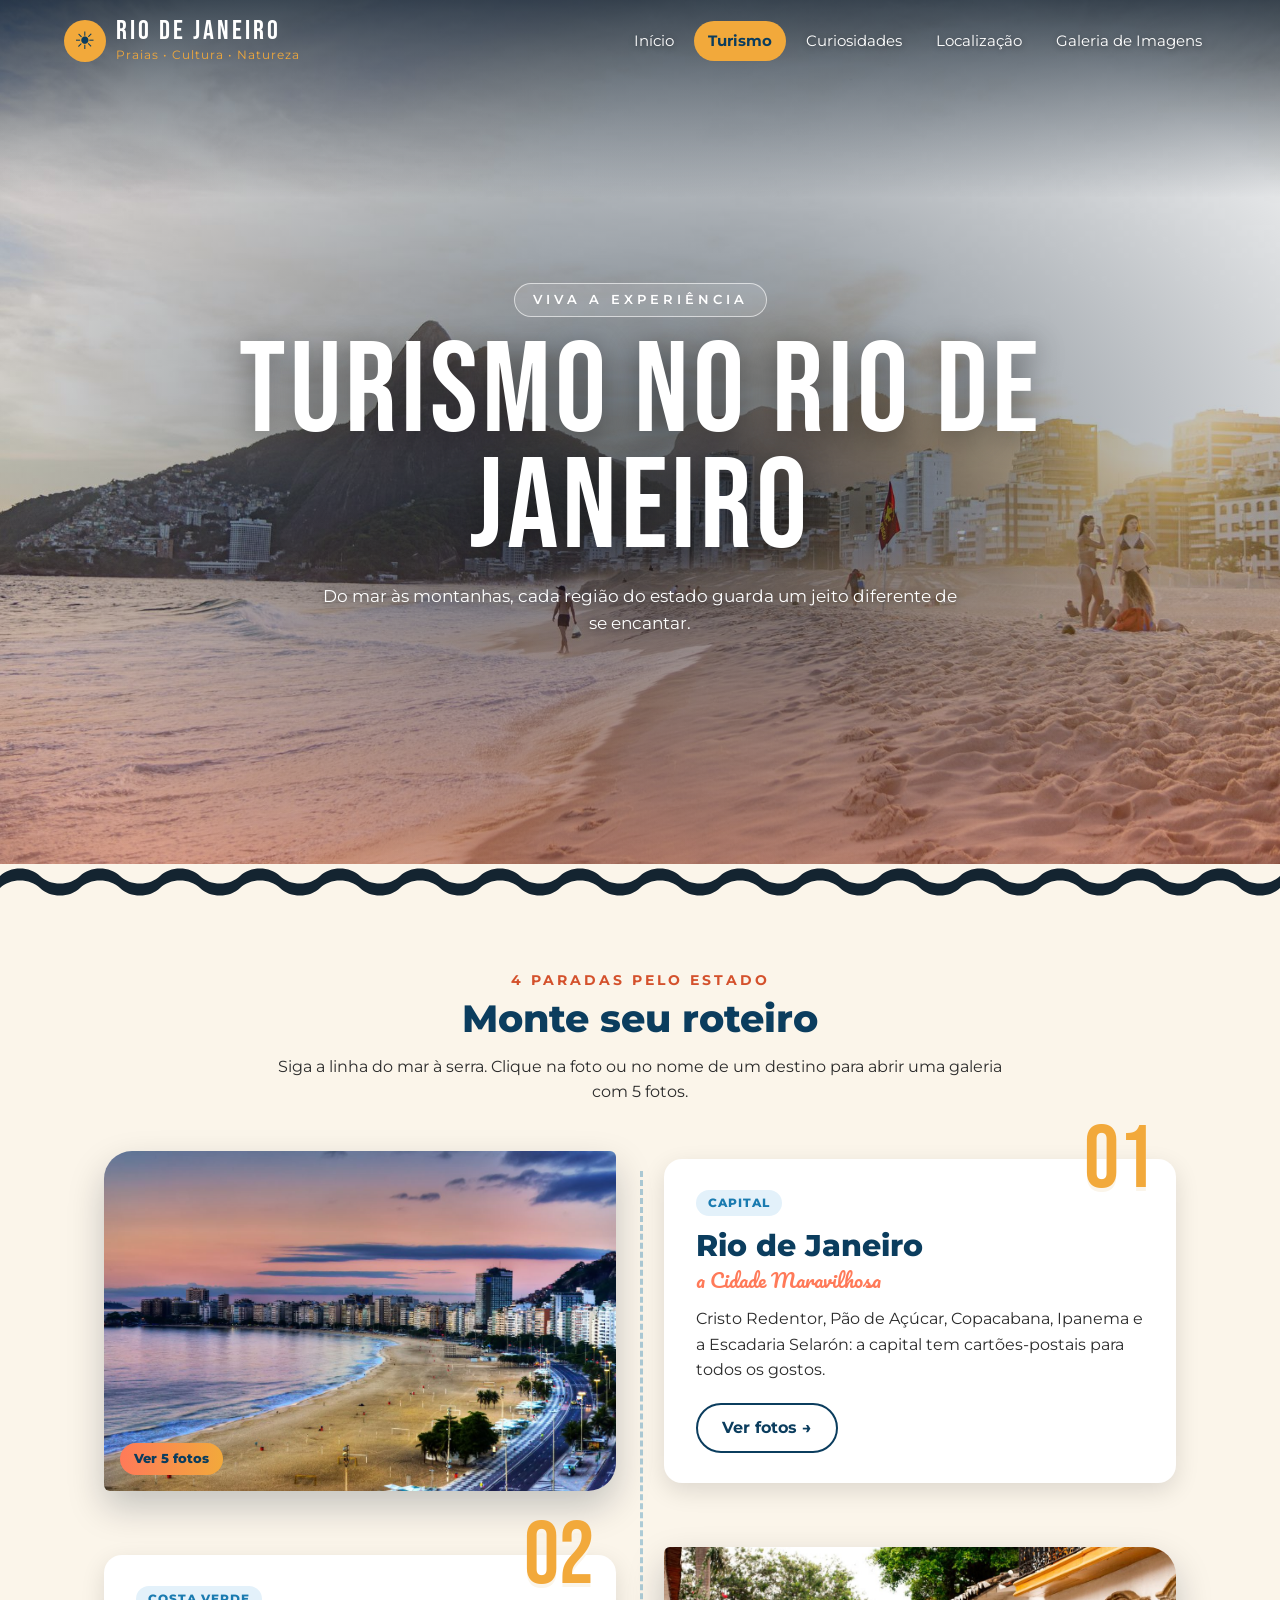
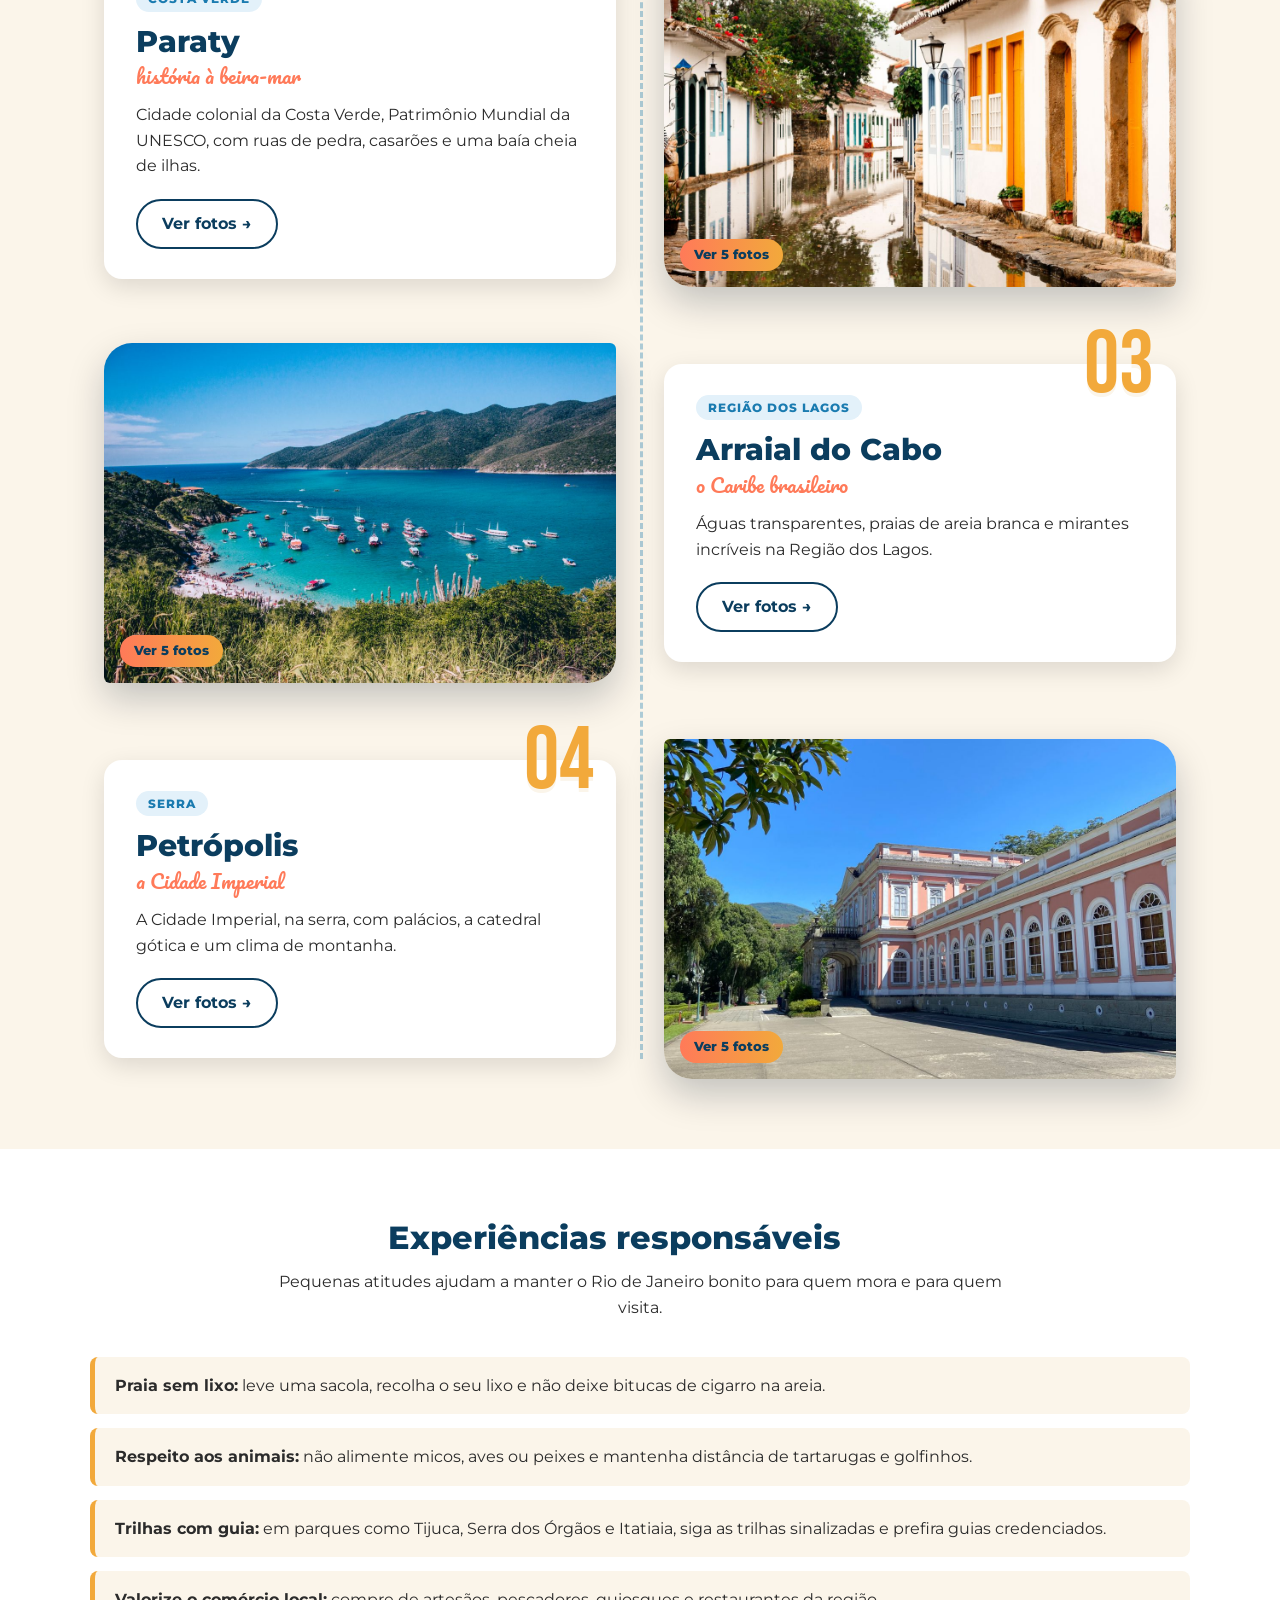
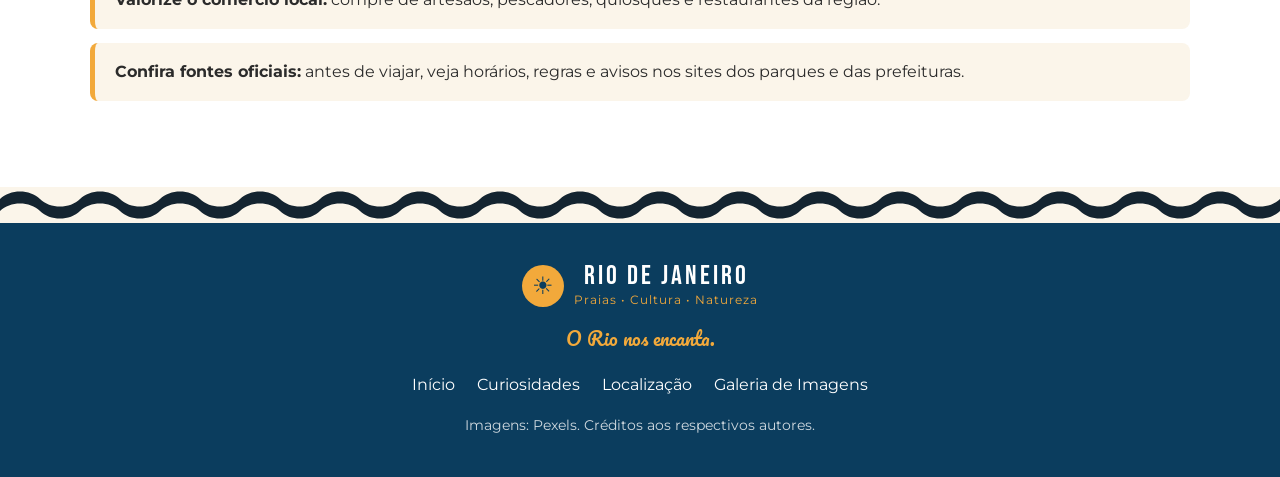
<file: turismo.html>
<!DOCTYPE html>
<html lang="pt-BR">
<head>
  <meta charset="UTF-8">
  <meta name="viewport" content="width=device-width, initial-scale=1.0">
  <title>Turismo | Rio de Janeiro</title>
  <meta name="description" content="Destinos turísticos do estado do Rio de Janeiro: capital, Paraty, Arraial do Cabo e Petrópolis.">
  <link rel="stylesheet" href="css/style.css">
</head>
<body>

  <header class="topo">
    <a class="marca" href="index.html"><span class="folha" aria-hidden="true">☀</span><span><strong>RIO DE JANEIRO</strong><small>Praias • Cultura • Natureza</small></span></a>
    <input type="checkbox" id="menu-toggle">
    <label class="menu-botao" for="menu-toggle" aria-label="Abrir ou fechar o menu">☰</label>
    <nav class="menu" aria-label="Menu principal">
      <a href="index.html">Início</a>
      <a href="turismo.html" class="ativo">Turismo</a>
      <a href="curiosidades.html">Curiosidades</a>
      <a href="localizacao.html">Localização</a>
      <a href="galeria.html">Galeria de Imagens</a>
    </nav>
  </header>

  <main>

    <section class="pagina-hero turismo-hero">
      <span>VIVA A EXPERIÊNCIA</span>
      <h1>Turismo no Rio de Janeiro</h1>
      <p>Do mar às montanhas, cada região do estado guarda um jeito diferente de se encantar.</p>
    </section>

    <section class="secao roteiro-secao" id="destinos">
      <span class="pre-titulo">4 PARADAS PELO ESTADO</span>
      <h2>Monte seu roteiro</h2>
      <p class="introducao">Siga a linha do mar à serra. Clique na foto ou no nome de um destino para abrir uma galeria com 5 fotos.</p>
      <div class="roteiro">
        <article class="parada">
          <a class="parada-foto" href="#galeria-rio"><img src="imagens/paisagens/copacabana-por-do-sol.jpg" alt="Praia de Copacabana ao entardecer, com a orla e os prédios iluminados"><span>Ver 5 fotos</span></a>
          <div class="parada-texto">
            <span class="parada-num">01</span>
            <span class="parada-regiao">Capital</span>
            <h3><a href="#galeria-rio">Rio de Janeiro</a></h3>
            <span class="parada-apelido">a Cidade Maravilhosa</span>
            <p>Cristo Redentor, Pão de Açúcar, Copacabana, Ipanema e a Escadaria Selarón: a capital tem cartões-postais para todos os gostos.</p>
            <a class="botao-contorno" href="#galeria-rio">Ver fotos →</a>
          </div>
        </article>
        <article class="parada">
          <a class="parada-foto" href="#galeria-paraty"><img src="imagens/paisagens/paraty-centro-historico.jpg" alt="Rua de pedras e casarões coloniais coloridos no centro histórico de Paraty"><span>Ver 5 fotos</span></a>
          <div class="parada-texto">
            <span class="parada-num">02</span>
            <span class="parada-regiao">Costa Verde</span>
            <h3><a href="#galeria-paraty">Paraty</a></h3>
            <span class="parada-apelido">história à beira-mar</span>
            <p>Cidade colonial da Costa Verde, Patrimônio Mundial da UNESCO, com ruas de pedra, casarões e uma baía cheia de ilhas.</p>
            <a class="botao-contorno" href="#galeria-paraty">Ver fotos →</a>
          </div>
        </article>
        <article class="parada">
          <a class="parada-foto" href="#galeria-arraial"><img src="imagens/paisagens/arraial-do-cabo-barcos.jpg" alt="Barcos sobre águas azul-turquesa em Arraial do Cabo"><span>Ver 5 fotos</span></a>
          <div class="parada-texto">
            <span class="parada-num">03</span>
            <span class="parada-regiao">Região dos Lagos</span>
            <h3><a href="#galeria-arraial">Arraial do Cabo</a></h3>
            <span class="parada-apelido">o Caribe brasileiro</span>
            <p>Águas transparentes, praias de areia branca e mirantes incríveis na Região dos Lagos.</p>
            <a class="botao-contorno" href="#galeria-arraial">Ver fotos →</a>
          </div>
        </article>
        <article class="parada">
          <a class="parada-foto" href="#galeria-petropolis"><img src="imagens/paisagens/petropolis-museu-imperial.jpg" alt="Fachada rosa do Museu Imperial de Petrópolis em dia de sol"><span>Ver 5 fotos</span></a>
          <div class="parada-texto">
            <span class="parada-num">04</span>
            <span class="parada-regiao">Serra</span>
            <h3><a href="#galeria-petropolis">Petrópolis</a></h3>
            <span class="parada-apelido">a Cidade Imperial</span>
            <p>A Cidade Imperial, na serra, com palácios, a catedral gótica e um clima de montanha.</p>
            <a class="botao-contorno" href="#galeria-petropolis">Ver fotos →</a>
          </div>
        </article>
      </div>
    </section>

    <div class="galeria-modal" id="galeria-rio" role="dialog" aria-label="Galeria de fotos: Rio de Janeiro">
      <a href="#destinos" class="galeria-fundo" aria-label="Fechar galeria"></a>
      <div class="galeria-caixa">
        <div class="galeria-topo">
          <h3>Rio de Janeiro</h3>
          <a href="#destinos" class="galeria-fechar" aria-label="Fechar galeria">×</a>
        </div>
        <input type="radio" name="g-rio" id="g-rio-1" class="galeria-radio" checked>
        <input type="radio" name="g-rio" id="g-rio-2" class="galeria-radio">
        <input type="radio" name="g-rio" id="g-rio-3" class="galeria-radio">
        <input type="radio" name="g-rio" id="g-rio-4" class="galeria-radio">
        <input type="radio" name="g-rio" id="g-rio-5" class="galeria-radio">
        <div class="galeria-slides">
          <figure class="galeria-slide">
            <img src="https://images.pexels.com/photos/40046985/pexels-photo-40046985.jpeg?auto=compress&cs=tinysrgb&w=1600" alt="Cristo Redentor de braços abertos sob o céu azul, no alto do Corcovado" loading="lazy">
            <label for="g-rio-5" class="galeria-anterior" aria-label="Foto anterior">‹</label>
            <label for="g-rio-2" class="galeria-proxima" aria-label="Próxima foto">›</label>
            <figcaption><span class="galeria-contador">1 / 5</span> Cristo Redentor, no alto do Corcovado — <a href="https://www.pexels.com/photo/christ-the-redeemer-statue-in-rio-de-janeiro-40046985/" target="_blank" rel="noopener">Foto: Anderson Alves / Pexels</a></figcaption>
          </figure>
          <figure class="galeria-slide">
            <img src="https://images.pexels.com/photos/37022048/pexels-photo-37022048.jpeg?auto=compress&cs=tinysrgb&w=1600" alt="Pão de Açúcar erguendo-se sobre a Baía de Guanabara" loading="lazy">
            <label for="g-rio-1" class="galeria-anterior" aria-label="Foto anterior">‹</label>
            <label for="g-rio-3" class="galeria-proxima" aria-label="Próxima foto">›</label>
            <figcaption><span class="galeria-contador">2 / 5</span> Pão de Açúcar, na Urca — <a href="https://www.pexels.com/photo/sugarloaf-mountain-in-rio-de-janeiro-brazil-37022048/" target="_blank" rel="noopener">Foto: Jonathan Borba / Pexels</a></figcaption>
          </figure>
          <figure class="galeria-slide">
            <img src="https://images.pexels.com/photos/31675931/pexels-photo-31675931.jpeg?auto=compress&cs=tinysrgb&w=1600" alt="Vista aérea da Praia de Copacabana com o mar e os prédios da orla" loading="lazy">
            <label for="g-rio-2" class="galeria-anterior" aria-label="Foto anterior">‹</label>
            <label for="g-rio-4" class="galeria-proxima" aria-label="Próxima foto">›</label>
            <figcaption><span class="galeria-contador">3 / 5</span> Praia de Copacabana — <a href="https://www.pexels.com/photo/scenic-view-of-copacabana-beach-rio-de-janeiro-31675931/" target="_blank" rel="noopener">Foto: Vinícius Vieira ft / Pexels</a></figcaption>
          </figure>
          <figure class="galeria-slide">
            <img src="https://images.pexels.com/photos/32166303/pexels-photo-32166303.jpeg?auto=compress&cs=tinysrgb&w=1600" alt="Praia de Ipanema lotada de guarda-sóis coloridos, com o Morro Dois Irmãos ao fundo" loading="lazy">
            <label for="g-rio-3" class="galeria-anterior" aria-label="Foto anterior">‹</label>
            <label for="g-rio-5" class="galeria-proxima" aria-label="Próxima foto">›</label>
            <figcaption><span class="galeria-contador">4 / 5</span> Praia de Ipanema e o Morro Dois Irmãos — <a href="https://www.pexels.com/photo/colorful-ipanema-beach-on-a-sunny-day-32166303/" target="_blank" rel="noopener">Foto: Willian Santos / Pexels</a></figcaption>
          </figure>
          <figure class="galeria-slide">
            <img src="https://images.pexels.com/photos/16412425/pexels-photo-16412425.jpeg?auto=compress&cs=tinysrgb&w=1600" alt="Degraus revestidos de azulejos coloridos da Escadaria Selarón, na Lapa" loading="lazy">
            <label for="g-rio-4" class="galeria-anterior" aria-label="Foto anterior">‹</label>
            <label for="g-rio-1" class="galeria-proxima" aria-label="Próxima foto">›</label>
            <figcaption><span class="galeria-contador">5 / 5</span> Escadaria Selarón, na Lapa — <a href="https://www.pexels.com/photo/escadaria-selaron-in-rio-de-janeiro-16412425/" target="_blank" rel="noopener">Foto: AXP Photography / Pexels</a></figcaption>
          </figure>
        </div>
        <div class="galeria-miniaturas">
          <label for="g-rio-1"><img src="https://images.pexels.com/photos/40046985/pexels-photo-40046985.jpeg?auto=compress&cs=tinysrgb&w=300" alt="Miniatura: Cristo Redentor, no alto do Corcovado" loading="lazy"></label>
          <label for="g-rio-2"><img src="https://images.pexels.com/photos/37022048/pexels-photo-37022048.jpeg?auto=compress&cs=tinysrgb&w=300" alt="Miniatura: Pão de Açúcar, na Urca" loading="lazy"></label>
          <label for="g-rio-3"><img src="https://images.pexels.com/photos/31675931/pexels-photo-31675931.jpeg?auto=compress&cs=tinysrgb&w=300" alt="Miniatura: Praia de Copacabana" loading="lazy"></label>
          <label for="g-rio-4"><img src="https://images.pexels.com/photos/32166303/pexels-photo-32166303.jpeg?auto=compress&cs=tinysrgb&w=300" alt="Miniatura: Praia de Ipanema e o Morro Dois Irmãos" loading="lazy"></label>
          <label for="g-rio-5"><img src="https://images.pexels.com/photos/16412425/pexels-photo-16412425.jpeg?auto=compress&cs=tinysrgb&w=300" alt="Miniatura: Escadaria Selarón, na Lapa" loading="lazy"></label>
        </div>
      </div>
    </div>

    <div class="galeria-modal" id="galeria-paraty" role="dialog" aria-label="Galeria de fotos: Paraty">
      <a href="#destinos" class="galeria-fundo" aria-label="Fechar galeria"></a>
      <div class="galeria-caixa">
        <div class="galeria-topo">
          <h3>Paraty</h3>
          <a href="#destinos" class="galeria-fechar" aria-label="Fechar galeria">×</a>
        </div>
        <input type="radio" name="g-paraty" id="g-paraty-1" class="galeria-radio" checked>
        <input type="radio" name="g-paraty" id="g-paraty-2" class="galeria-radio">
        <input type="radio" name="g-paraty" id="g-paraty-3" class="galeria-radio">
        <input type="radio" name="g-paraty" id="g-paraty-4" class="galeria-radio">
        <input type="radio" name="g-paraty" id="g-paraty-5" class="galeria-radio">
        <div class="galeria-slides">
          <figure class="galeria-slide">
            <img src="https://images.pexels.com/photos/41121597/pexels-photo-41121597.jpeg?auto=compress&cs=tinysrgb&w=1600" alt="Rua do centro histórico de Paraty com casarões coloniais coloridos" loading="lazy">
            <label for="g-paraty-5" class="galeria-anterior" aria-label="Foto anterior">‹</label>
            <label for="g-paraty-2" class="galeria-proxima" aria-label="Próxima foto">›</label>
            <figcaption><span class="galeria-contador">1 / 5</span> Centro histórico de Paraty — <a href="https://www.pexels.com/photo/charming-colonial-street-in-paraty-brazil-41121597/" target="_blank" rel="noopener">Foto: Mário Andrioli / Pexels</a></figcaption>
          </figure>
          <figure class="galeria-slide">
            <img src="https://images.pexels.com/photos/5368103/pexels-photo-5368103.jpeg?auto=compress&cs=tinysrgb&w=1600" alt="Casarões coloniais brancos de portas coloridas refletidos na rua de pedras molhada de Paraty" loading="lazy">
            <label for="g-paraty-1" class="galeria-anterior" aria-label="Foto anterior">‹</label>
            <label for="g-paraty-3" class="galeria-proxima" aria-label="Próxima foto">›</label>
            <figcaption><span class="galeria-contador">2 / 5</span> Casarões coloniais refletidos na rua — <a href="https://www.pexels.com/photo/a-building-near-body-of-water-5368103/" target="_blank" rel="noopener">Foto: isabel ph / Pexels</a></figcaption>
          </figure>
          <figure class="galeria-slide">
            <img src="https://images.pexels.com/photos/38639159/pexels-photo-38639159.jpeg?auto=compress&cs=tinysrgb&w=1600" alt="Rua calçada com pedras irregulares entre casas coloniais em Paraty" loading="lazy">
            <label for="g-paraty-2" class="galeria-anterior" aria-label="Foto anterior">‹</label>
            <label for="g-paraty-4" class="galeria-proxima" aria-label="Próxima foto">›</label>
            <figcaption><span class="galeria-contador">3 / 5</span> Ruas de pedra “pé de moleque” — <a href="https://www.pexels.com/photo/charming-historical-street-in-paraty-brazil-38639159/" target="_blank" rel="noopener">Foto: Rose Souza / Pexels</a></figcaption>
          </figure>
          <figure class="galeria-slide">
            <img src="https://images.pexels.com/photos/8032848/pexels-photo-8032848.jpeg?auto=compress&cs=tinysrgb&w=1600" alt="Barcos de passeio coloridos atracados no cais de Paraty, com casarões ao fundo" loading="lazy">
            <label for="g-paraty-3" class="galeria-anterior" aria-label="Foto anterior">‹</label>
            <label for="g-paraty-5" class="galeria-proxima" aria-label="Próxima foto">›</label>
            <figcaption><span class="galeria-contador">4 / 5</span> Barcos de passeio no cais — <a href="https://www.pexels.com/photo/tourboats-moored-in-bay-8032848/" target="_blank" rel="noopener">Foto: Gilberto Olimpio / Pexels</a></figcaption>
          </figure>
          <figure class="galeria-slide">
            <img src="https://images.pexels.com/photos/8571177/pexels-photo-8571177.jpeg?auto=compress&cs=tinysrgb&w=1600" alt="Vista aérea da baía de Paraty com ilhas verdes e águas azul-turquesa" loading="lazy">
            <label for="g-paraty-4" class="galeria-anterior" aria-label="Foto anterior">‹</label>
            <label for="g-paraty-1" class="galeria-proxima" aria-label="Próxima foto">›</label>
            <figcaption><span class="galeria-contador">5 / 5</span> Baía de Paraty e suas ilhas — <a href="https://www.pexels.com/photo/aerial-view-of-a-coast-full-of-islands-8571177/" target="_blank" rel="noopener">Foto: Andre Manuel / Pexels</a></figcaption>
          </figure>
        </div>
        <div class="galeria-miniaturas">
          <label for="g-paraty-1"><img src="https://images.pexels.com/photos/41121597/pexels-photo-41121597.jpeg?auto=compress&cs=tinysrgb&w=300" alt="Miniatura: Centro histórico de Paraty" loading="lazy"></label>
          <label for="g-paraty-2"><img src="https://images.pexels.com/photos/5368103/pexels-photo-5368103.jpeg?auto=compress&cs=tinysrgb&w=300" alt="Miniatura: Casarões coloniais refletidos na rua" loading="lazy"></label>
          <label for="g-paraty-3"><img src="https://images.pexels.com/photos/38639159/pexels-photo-38639159.jpeg?auto=compress&cs=tinysrgb&w=300" alt="Miniatura: Ruas de pedra “pé de moleque”" loading="lazy"></label>
          <label for="g-paraty-4"><img src="https://images.pexels.com/photos/8032848/pexels-photo-8032848.jpeg?auto=compress&cs=tinysrgb&w=300" alt="Miniatura: Barcos de passeio no cais" loading="lazy"></label>
          <label for="g-paraty-5"><img src="https://images.pexels.com/photos/8571177/pexels-photo-8571177.jpeg?auto=compress&cs=tinysrgb&w=300" alt="Miniatura: Baía de Paraty e suas ilhas" loading="lazy"></label>
        </div>
      </div>
    </div>

    <div class="galeria-modal" id="galeria-arraial" role="dialog" aria-label="Galeria de fotos: Arraial do Cabo">
      <a href="#destinos" class="galeria-fundo" aria-label="Fechar galeria"></a>
      <div class="galeria-caixa">
        <div class="galeria-topo">
          <h3>Arraial do Cabo</h3>
          <a href="#destinos" class="galeria-fechar" aria-label="Fechar galeria">×</a>
        </div>
        <input type="radio" name="g-arraial" id="g-arraial-1" class="galeria-radio" checked>
        <input type="radio" name="g-arraial" id="g-arraial-2" class="galeria-radio">
        <input type="radio" name="g-arraial" id="g-arraial-3" class="galeria-radio">
        <input type="radio" name="g-arraial" id="g-arraial-4" class="galeria-radio">
        <input type="radio" name="g-arraial" id="g-arraial-5" class="galeria-radio">
        <div class="galeria-slides">
          <figure class="galeria-slide">
            <img src="https://images.pexels.com/photos/13172275/pexels-photo-13172275.jpeg?auto=compress&cs=tinysrgb&w=1600" alt="Vista aérea de barcos sobre a água azul-turquesa e transparente de Arraial do Cabo" loading="lazy">
            <label for="g-arraial-5" class="galeria-anterior" aria-label="Foto anterior">‹</label>
            <label for="g-arraial-2" class="galeria-proxima" aria-label="Próxima foto">›</label>
            <figcaption><span class="galeria-contador">1 / 5</span> Águas claras de Arraial do Cabo — <a href="https://www.pexels.com/photo/aerial-view-of-boats-on-ocean-13172275/" target="_blank" rel="noopener">Foto: Zeca Souza / Pexels</a></figcaption>
          </figure>
          <figure class="galeria-slide">
            <img src="https://images.pexels.com/photos/33118596/pexels-photo-33118596.jpeg?auto=compress&cs=tinysrgb&w=1600" alt="Praia Grande de Arraial do Cabo com mar verde-azulado e longa faixa de areia" loading="lazy">
            <label for="g-arraial-1" class="galeria-anterior" aria-label="Foto anterior">‹</label>
            <label for="g-arraial-3" class="galeria-proxima" aria-label="Próxima foto">›</label>
            <figcaption><span class="galeria-contador">2 / 5</span> Praia Grande — <a href="https://www.pexels.com/photo/scenic-view-of-praia-grande-beach-arraial-do-cabo-33118596/" target="_blank" rel="noopener">Foto: Ryan Effects / Pexels</a></figcaption>
          </figure>
          <figure class="galeria-slide">
            <img src="https://images.pexels.com/photos/4737024/pexels-photo-4737024.jpeg?auto=compress&cs=tinysrgb&w=1600" alt="Mar azul e ilhas vistos do Mirante do Pontal do Atalaia, em Arraial do Cabo" loading="lazy">
            <label for="g-arraial-2" class="galeria-anterior" aria-label="Foto anterior">‹</label>
            <label for="g-arraial-4" class="galeria-proxima" aria-label="Próxima foto">›</label>
            <figcaption><span class="galeria-contador">3 / 5</span> Mirante do Pontal do Atalaia — <a href="https://www.pexels.com/photo/a-rock-formation-surrounded-by-the-sea-in-arraial-do-cabo-rj-brazil-4737024/" target="_blank" rel="noopener">Foto: Adriano Brodbeck / Pexels</a></figcaption>
          </figure>
          <figure class="galeria-slide">
            <img src="https://images.pexels.com/photos/7876780/pexels-photo-7876780.jpeg?auto=compress&cs=tinysrgb&w=1600" alt="Barcos flutuando nas águas azul-turquesa de Arraial do Cabo" loading="lazy">
            <label for="g-arraial-3" class="galeria-anterior" aria-label="Foto anterior">‹</label>
            <label for="g-arraial-5" class="galeria-proxima" aria-label="Próxima foto">›</label>
            <figcaption><span class="galeria-contador">4 / 5</span> Barcos de passeio na enseada — <a href="https://www.pexels.com/photo/boats-on-the-blue-sea-7876780/" target="_blank" rel="noopener">Foto: Oz Ozzy / Pexels</a></figcaption>
          </figure>
          <figure class="galeria-slide">
            <img src="https://images.pexels.com/photos/9318378/pexels-photo-9318378.jpeg?auto=compress&cs=tinysrgb&w=1600" alt="Tartaruga-marinha nadando no fundo do mar de Arraial do Cabo" loading="lazy">
            <label for="g-arraial-4" class="galeria-anterior" aria-label="Foto anterior">‹</label>
            <label for="g-arraial-1" class="galeria-proxima" aria-label="Próxima foto">›</label>
            <figcaption><span class="galeria-contador">5 / 5</span> Tartaruga-marinha no mar de Arraial — <a href="https://www.pexels.com/photo/a-sea-turtle-swimming-underwater-9318378/" target="_blank" rel="noopener">Foto: Brunno Rodrigues / Pexels</a></figcaption>
          </figure>
        </div>
        <div class="galeria-miniaturas">
          <label for="g-arraial-1"><img src="https://images.pexels.com/photos/13172275/pexels-photo-13172275.jpeg?auto=compress&cs=tinysrgb&w=300" alt="Miniatura: Águas claras de Arraial do Cabo" loading="lazy"></label>
          <label for="g-arraial-2"><img src="https://images.pexels.com/photos/33118596/pexels-photo-33118596.jpeg?auto=compress&cs=tinysrgb&w=300" alt="Miniatura: Praia Grande" loading="lazy"></label>
          <label for="g-arraial-3"><img src="https://images.pexels.com/photos/4737024/pexels-photo-4737024.jpeg?auto=compress&cs=tinysrgb&w=300" alt="Miniatura: Mirante do Pontal do Atalaia" loading="lazy"></label>
          <label for="g-arraial-4"><img src="https://images.pexels.com/photos/7876780/pexels-photo-7876780.jpeg?auto=compress&cs=tinysrgb&w=300" alt="Miniatura: Barcos de passeio na enseada" loading="lazy"></label>
          <label for="g-arraial-5"><img src="https://images.pexels.com/photos/9318378/pexels-photo-9318378.jpeg?auto=compress&cs=tinysrgb&w=300" alt="Miniatura: Tartaruga-marinha no mar de Arraial" loading="lazy"></label>
        </div>
      </div>
    </div>

    <div class="galeria-modal" id="galeria-petropolis" role="dialog" aria-label="Galeria de fotos: Petrópolis">
      <a href="#destinos" class="galeria-fundo" aria-label="Fechar galeria"></a>
      <div class="galeria-caixa">
        <div class="galeria-topo">
          <h3>Petrópolis</h3>
          <a href="#destinos" class="galeria-fechar" aria-label="Fechar galeria">×</a>
        </div>
        <input type="radio" name="g-petropolis" id="g-petropolis-1" class="galeria-radio" checked>
        <input type="radio" name="g-petropolis" id="g-petropolis-2" class="galeria-radio">
        <input type="radio" name="g-petropolis" id="g-petropolis-3" class="galeria-radio">
        <input type="radio" name="g-petropolis" id="g-petropolis-4" class="galeria-radio">
        <input type="radio" name="g-petropolis" id="g-petropolis-5" class="galeria-radio">
        <div class="galeria-slides">
          <figure class="galeria-slide">
            <img src="https://images.pexels.com/photos/35907645/pexels-photo-35907645.jpeg?auto=compress&cs=tinysrgb&w=1600" alt="Fachada rosa e branca do Museu Imperial de Petrópolis em dia de sol" loading="lazy">
            <label for="g-petropolis-5" class="galeria-anterior" aria-label="Foto anterior">‹</label>
            <label for="g-petropolis-2" class="galeria-proxima" aria-label="Próxima foto">›</label>
            <figcaption><span class="galeria-contador">1 / 5</span> Museu Imperial — <a href="https://www.pexels.com/photo/imperial-museum-s-classic-architecture-in-rio-35907645/" target="_blank" rel="noopener">Foto: Luciano Rochadel / Pexels</a></figcaption>
          </figure>
          <figure class="galeria-slide">
            <img src="https://images.pexels.com/photos/6292984/pexels-photo-6292984.jpeg?auto=compress&cs=tinysrgb&w=1600" alt="Torre e fachada gótica da Catedral de São Pedro de Alcântara, em Petrópolis" loading="lazy">
            <label for="g-petropolis-1" class="galeria-anterior" aria-label="Foto anterior">‹</label>
            <label for="g-petropolis-3" class="galeria-proxima" aria-label="Próxima foto">›</label>
            <figcaption><span class="galeria-contador">2 / 5</span> Catedral de São Pedro de Alcântara — <a href="https://www.pexels.com/photo/the-cathedral-of-petropolis-in-brazil-6292984/" target="_blank" rel="noopener">Foto: Juliana Crillanovick / Pexels</a></figcaption>
          </figure>
          <figure class="galeria-slide">
            <img src="https://images.pexels.com/photos/6610441/pexels-photo-6610441.jpeg?auto=compress&cs=tinysrgb&w=1600" alt="Palácio de Cristal de Petrópolis, estrutura de ferro e vidro cercada de jardins" loading="lazy">
            <label for="g-petropolis-2" class="galeria-anterior" aria-label="Foto anterior">‹</label>
            <label for="g-petropolis-4" class="galeria-proxima" aria-label="Próxima foto">›</label>
            <figcaption><span class="galeria-contador">3 / 5</span> Palácio de Cristal — <a href="https://www.pexels.com/photo/crystal-palace-petropolis-brazil-6610441/" target="_blank" rel="noopener">Foto: @casalfilmsestudio / Pexels</a></figcaption>
          </figure>
          <figure class="galeria-slide">
            <img src="https://images.pexels.com/photos/14919255/pexels-photo-14919255.jpeg?auto=compress&cs=tinysrgb&w=1600" alt="Picos da Serra dos Órgãos sob o céu azul, na Região Serrana do Rio de Janeiro" loading="lazy">
            <label for="g-petropolis-3" class="galeria-anterior" aria-label="Foto anterior">‹</label>
            <label for="g-petropolis-5" class="galeria-proxima" aria-label="Próxima foto">›</label>
            <figcaption><span class="galeria-contador">4 / 5</span> Serra dos Órgãos, na Região Serrana — <a href="https://www.pexels.com/photo/organs-range-national-park-in-rio-de-janeiro-brazil-14919255/" target="_blank" rel="noopener">Foto: Allan Carvalho / Pexels</a></figcaption>
          </figure>
          <figure class="galeria-slide">
            <img src="https://images.pexels.com/photos/34331527/pexels-photo-34331527.jpeg?auto=compress&cs=tinysrgb&w=1600" alt="Castelo de Itaipava, construção de pedra em estilo gótico, em foto preto e branco" loading="lazy">
            <label for="g-petropolis-4" class="galeria-anterior" aria-label="Foto anterior">‹</label>
            <label for="g-petropolis-1" class="galeria-proxima" aria-label="Próxima foto">›</label>
            <figcaption><span class="galeria-contador">5 / 5</span> Castelo de Itaipava, distrito de Petrópolis — <a href="https://www.pexels.com/photo/majestic-castelo-itaipava-in-black-and-white-34331527/" target="_blank" rel="noopener">Foto: Wallace Silva / Pexels</a></figcaption>
          </figure>
        </div>
        <div class="galeria-miniaturas">
          <label for="g-petropolis-1"><img src="https://images.pexels.com/photos/35907645/pexels-photo-35907645.jpeg?auto=compress&cs=tinysrgb&w=300" alt="Miniatura: Museu Imperial" loading="lazy"></label>
          <label for="g-petropolis-2"><img src="https://images.pexels.com/photos/6292984/pexels-photo-6292984.jpeg?auto=compress&cs=tinysrgb&w=300" alt="Miniatura: Catedral de São Pedro de Alcântara" loading="lazy"></label>
          <label for="g-petropolis-3"><img src="https://images.pexels.com/photos/6610441/pexels-photo-6610441.jpeg?auto=compress&cs=tinysrgb&w=300" alt="Miniatura: Palácio de Cristal" loading="lazy"></label>
          <label for="g-petropolis-4"><img src="https://images.pexels.com/photos/14919255/pexels-photo-14919255.jpeg?auto=compress&cs=tinysrgb&w=300" alt="Miniatura: Serra dos Órgãos, na Região Serrana" loading="lazy"></label>
          <label for="g-petropolis-5"><img src="https://images.pexels.com/photos/34331527/pexels-photo-34331527.jpeg?auto=compress&cs=tinysrgb&w=300" alt="Miniatura: Castelo de Itaipava, distrito de Petrópolis" loading="lazy"></label>
        </div>
      </div>
    </div>

    <section class="secao clara">
      <h2>Experiências responsáveis</h2>
      <p class="introducao">Pequenas atitudes ajudam a manter o Rio de Janeiro bonito para quem mora e para quem visita.</p>
      <ul class="dicas">
        <li><strong>Praia sem lixo:</strong> leve uma sacola, recolha o seu lixo e não deixe bitucas de cigarro na areia.</li>
        <li><strong>Respeito aos animais:</strong> não alimente micos, aves ou peixes e mantenha distância de tartarugas e golfinhos.</li>
        <li><strong>Trilhas com guia:</strong> em parques como Tijuca, Serra dos Órgãos e Itatiaia, siga as trilhas sinalizadas e prefira guias credenciados.</li>
        <li><strong>Valorize o comércio local:</strong> compre de artesãos, pescadores, quiosques e restaurantes da região.</li>
        <li><strong>Confira fontes oficiais:</strong> antes de viajar, veja horários, regras e avisos nos sites dos parques e das prefeituras.</li>
      </ul>
    </section>

  </main>

  <footer class="rodape">
    <a class="marca" href="index.html"><span class="folha" aria-hidden="true">☀</span><span><strong>RIO DE JANEIRO</strong><small>Praias • Cultura • Natureza</small></span></a>
    <p>O Rio nos encanta.</p>
    <div class="rodape-links">
      <a href="index.html">Início</a>
      <a href="curiosidades.html">Curiosidades</a>
      <a href="localizacao.html">Localização</a>
      <a href="galeria.html">Galeria de Imagens</a>
    </div>
    <p class="creditos">Imagens: Pexels. Créditos aos respectivos autores.</p>
  </footer>

</body>
</html>
</file>
<file: css/style.css>
/* =========================================================
   RIO DE JANEIRO — Praias • Cultura • Natureza
   Somente HTML e CSS (nenhum JavaScript)
   ========================================================= */

@import url("https://fonts.googleapis.com/css2?family=Bebas+Neue&family=Montserrat:wght@400;600;800&family=Pacifico&display=swap");

:root {
  --mar: #0b3d5e;
  --mar2: #1a7bb0;
  --creme: #fbf5ea;
  --dourado: #f2a93b;
  --coral: #ff7a59;
  /* Onda do calçadão de Copacabana */
  --calcadao: url("data:image/svg+xml,%3Csvg xmlns='http://www.w3.org/2000/svg' width='80' height='36' viewBox='0 0 80 36'%3E%3Crect width='80' height='36' fill='%23fbf5ea'/%3E%3Cpath d='M0 12 C10 2 30 2 40 12 S70 22 80 12 V24 C70 34 50 34 40 24 S10 14 0 24 Z' fill='%23142430'/%3E%3C/svg%3E");
  --titulo: "Montserrat", Arial, Helvetica, sans-serif;
  --letreiro: "Bebas Neue", Impact, "Arial Narrow", sans-serif;
  --script: "Pacifico", "Brush Script MT", cursive;
  --texto: #2b2b2b;
  --vermelho: #c0392b;
  --branco: #ffffff;
  --sombra: 0 8px 24px rgba(0, 0, 0, 0.12);
  --raio: 14px;
}

* { box-sizing: border-box; }

html { scroll-behavior: smooth; }

/* Ao pular para uma âncora, não esconder o topo atrás do cabeçalho fixo */
[id] { scroll-margin-top: 90px; }

body {
  margin: 0;
  font-family: var(--titulo);
  color: var(--texto);
  background: var(--creme);
  line-height: 1.6;
}

/* Trava a rolagem com a galeria aberta */
body:has(.galeria-modal:target) { overflow: hidden; }

img { max-width: 100%; display: block; }

h1, h2, h3 {
  font-family: var(--titulo);
  font-weight: 800;
  line-height: 1.2;
  color: var(--mar);
}

a { color: var(--mar2); }

/* ---------- Cabeçalho ----------
   Fica transparente em cima da foto do topo. Nos navegadores que
   suportam animação por rolagem (Chrome/Edge), ele acompanha a página
   e ganha fundo azul ao rolar; nos outros, fica parado sobre a foto. */
.topo {
  position: absolute;
  top: 0;
  left: 0;
  right: 0;
  z-index: 50;
  display: flex;
  align-items: center;
  justify-content: space-between;
  gap: 16px;
  padding: 18px 5%;
  background: transparent;
}

@supports (animation-timeline: scroll()) {
  .topo {
    position: fixed;
    animation: topo-solido linear both;
    animation-timeline: scroll(root);
    animation-range: 0 180px;
  }
}

@keyframes topo-solido {
  to {
    background: rgba(11, 61, 94, 0.96);
    box-shadow: 0 2px 14px rgba(0, 0, 0, 0.25);
    padding-top: 10px;
    padding-bottom: 10px;
  }
}

/* Menu do celular aberto: fundo sólido para dar leitura */
.topo:has(#menu-toggle:checked) { background: var(--mar); }

.marca {
  display: flex;
  align-items: center;
  gap: 10px;
  color: var(--branco);
  text-decoration: none;
}

.marca .folha {
  display: grid;
  place-items: center;
  width: 42px;
  height: 42px;
  border-radius: 50%;
  background: var(--dourado);
  color: var(--mar);
  font-size: 1.5rem;
}

.marca strong {
  display: block;
  font-family: var(--letreiro);
  font-weight: normal;
  font-size: 1.7rem;
  line-height: 1;
  letter-spacing: 3px;
}

.marca small {
  display: block;
  font-size: 0.75rem;
  color: var(--dourado);
  letter-spacing: 1px;
}

#menu-toggle { display: none; }

.menu-botao {
  display: none;
  color: var(--branco);
  font-size: 1.8rem;
  cursor: pointer;
  user-select: none;
}

.menu {
  display: flex;
  flex-wrap: wrap;
  gap: 6px;
}

.menu a {
  color: var(--branco);
  text-decoration: none;
  text-shadow: 0 1px 6px rgba(0, 0, 0, 0.45);
  padding: 8px 14px;
  border-radius: 30px;
  font-size: 0.95rem;
  transition: background 0.2s;
}

.menu a:hover,
.menu a:focus { background: rgba(255, 255, 255, 0.18); }

.menu a.ativo {
  text-shadow: none;
  background: var(--dourado);
  color: var(--mar);
  font-weight: bold;
}

/* ---------- Botões e links ---------- */
.botao,
.botao-vermelho {
  display: inline-block;
  padding: 12px 26px;
  border-radius: 30px;
  font-weight: bold;
  text-decoration: none;
  transition: transform 0.2s, background 0.2s;
}

.botao {
  background: linear-gradient(90deg, var(--coral), var(--dourado));
  color: var(--mar);
  box-shadow: 0 6px 18px rgba(255, 122, 89, 0.35);
}
.botao:hover { filter: brightness(1.08); transform: translateY(-2px); }

.botao-vazado {
  display: inline-block;
  padding: 10px 24px;
  border: 2px solid var(--branco);
  border-radius: 30px;
  color: var(--branco);
  font-weight: bold;
  text-decoration: none;
  transition: background 0.2s, color 0.2s;
}
.botao-vazado:hover { background: var(--branco); color: var(--mar); }

.botao-vermelho { background: var(--vermelho); color: var(--branco); }
.botao-vermelho:hover { background: #a93226; transform: translateY(-2px); }

.link {
  font-weight: bold;
  color: var(--mar2);
  text-decoration: none;
}
.link:hover { text-decoration: underline; }

/* ---------- Seções ---------- */
.secao {
  padding: 70px 5%;
  max-width: 1200px;
  margin: 0 auto;
}

.secao > h2 {
  text-align: center;
  font-size: 2rem;
  margin: 0 0 12px;
}

.clara {
  max-width: none;
  background: var(--branco);
}

.clara > * { max-width: 1100px; margin-left: auto; margin-right: auto; }

.introducao {
  text-align: center;
  max-width: 760px;
  margin: 0 auto 36px;
}

.pre-titulo {
  display: block;
  color: #d4512c;
  font-weight: bold;
  letter-spacing: 3px;
  font-size: 0.85rem;
}

/* ---------- Hero da página inicial ---------- */
.hero {
  position: relative;
  min-height: 100vh;
  display: flex;
  align-items: center;
  justify-content: center;
  text-align: center;
  padding: 130px 5% 110px;
  background:
    linear-gradient(180deg, rgba(4, 20, 36, 0.75) 0%, rgba(4, 20, 36, 0) 22%),
    radial-gradient(ellipse 60% 55% at 50% 52%, rgba(4, 20, 36, 0.6), rgba(4, 20, 36, 0.1)),
    linear-gradient(0deg, rgba(255, 122, 89, 0.5) 0%, rgba(255, 122, 89, 0) 45%),
    url("../imagens/paisagens/rio-de-janeiro-vista-aerea.jpg") center / cover no-repeat;
  color: var(--branco);
}

/* Faixa com a onda do calçadão no pé das fotos de topo */
.hero::after,
.pagina-hero::after {
  content: "";
  position: absolute;
  left: 0;
  right: 0;
  bottom: 0;
  height: 36px;
  background: var(--calcadao) repeat-x left bottom / 80px 36px;
}

.hero-texto { max-width: 820px; }

.hero-texto span {
  display: inline-block;
  padding: 6px 18px;
  border: 1px solid rgba(255, 255, 255, 0.6);
  border-radius: 30px;
  background: rgba(255, 255, 255, 0.12);
  color: var(--branco);
  letter-spacing: 4px;
  font-size: 0.8rem;
  font-weight: 600;
}

.hero-texto h1 {
  color: var(--branco);
  font-family: var(--letreiro);
  font-weight: normal;
  font-size: clamp(3.6rem, 13vw, 9.5rem);
  line-height: 0.9;
  letter-spacing: 4px;
  margin: 18px 0 4px;
  text-shadow: 0 6px 30px rgba(0, 0, 0, 0.45);
}

.hero-texto h2 {
  color: var(--dourado);
  font-family: var(--script);
  font-weight: normal;
  font-size: clamp(1.5rem, 3.6vw, 2.4rem);
  margin: 0 0 20px;
  text-shadow: 0 2px 12px rgba(0, 0, 0, 0.5);
}

.hero-texto p {
  font-size: 1.08rem;
  max-width: 640px;
  margin: 0 auto 30px;
  text-shadow: 0 1px 8px rgba(0, 0, 0, 0.6);
}

.hero-botoes {
  display: flex;
  flex-wrap: wrap;
  justify-content: center;
  gap: 14px;
}

/* ---------- Heros das páginas internas ----------
   Mesmo estilo da foto de topo da página inicial. */
.pagina-hero {
  position: relative;
  min-height: 100vh;
  display: flex;
  flex-direction: column;
  justify-content: center;
  align-items: center;
  text-align: center;
  padding: 130px 5% 110px;
  color: var(--branco);
  background-size: cover;
  background-position: center;
  background-repeat: no-repeat;
}

.pagina-hero span {
  display: inline-block;
  padding: 6px 18px;
  border: 1px solid rgba(255, 255, 255, 0.6);
  border-radius: 30px;
  background: rgba(255, 255, 255, 0.12);
  color: var(--branco);
  letter-spacing: 4px;
  font-size: 0.8rem;
  font-weight: 600;
}

.pagina-hero h1 {
  max-width: 1100px;
  color: var(--branco);
  font-family: var(--letreiro);
  font-weight: normal;
  font-size: clamp(3.4rem, 10vw, 8rem);
  line-height: 0.9;
  letter-spacing: 4px;
  margin: 18px 0 16px;
  text-shadow: 0 6px 30px rgba(0, 0, 0, 0.45);
}

.pagina-hero p {
  max-width: 640px;
  font-size: 1.08rem;
  margin: 0;
  text-shadow: 0 1px 8px rgba(0, 0, 0, 0.6);
}

.turismo-hero {
  background-image:
    linear-gradient(180deg, rgba(4, 20, 36, 0.75) 0%, rgba(4, 20, 36, 0) 22%),
    radial-gradient(ellipse 60% 55% at 50% 52%, rgba(4, 20, 36, 0.6), rgba(4, 20, 36, 0.1)),
    linear-gradient(0deg, rgba(255, 122, 89, 0.5) 0%, rgba(255, 122, 89, 0) 45%),
    url("../imagens/paisagens/ipanema-por-do-sol.jpg");
}

.curiosidades-hero {
  background-image:
    linear-gradient(180deg, rgba(4, 20, 36, 0.75) 0%, rgba(4, 20, 36, 0) 22%),
    radial-gradient(ellipse 60% 55% at 50% 52%, rgba(4, 20, 36, 0.6), rgba(4, 20, 36, 0.1)),
    linear-gradient(0deg, rgba(255, 122, 89, 0.5) 0%, rgba(255, 122, 89, 0) 45%),
    url("../imagens/flora/floresta-da-tijuca.jpg");
}

.localizacao-hero {
  background-image:
    linear-gradient(180deg, rgba(4, 20, 36, 0.75) 0%, rgba(4, 20, 36, 0) 22%),
    radial-gradient(ellipse 60% 55% at 50% 52%, rgba(4, 20, 36, 0.6), rgba(4, 20, 36, 0.1)),
    linear-gradient(0deg, rgba(255, 122, 89, 0.5) 0%, rgba(255, 122, 89, 0) 45%),
    url("../imagens/paisagens/baia-de-guanabara.jpg");
}

.galeria-hero {
  background-image:
    linear-gradient(180deg, rgba(4, 20, 36, 0.75) 0%, rgba(4, 20, 36, 0) 22%),
    radial-gradient(ellipse 60% 55% at 50% 52%, rgba(4, 20, 36, 0.6), rgba(4, 20, 36, 0.1)),
    linear-gradient(0deg, rgba(255, 122, 89, 0.5) 0%, rgba(255, 122, 89, 0) 45%),
    url("../imagens/paisagens/copacabana-vista-do-alto.jpg");
}

/* ---------- Apresentação ---------- */
.apresentacao {
  display: grid;
  grid-template-columns: 1.1fr 1fr;
  gap: 48px;
  align-items: center;
}

.apresentacao h2 { font-size: 2.4rem; margin: 6px 0 16px; }

.apresentacao img {
  width: 100%;
  height: 420px;
  object-fit: cover;
  border-radius: var(--raio);
  box-shadow: var(--sombra);
}

/* ---------- Cartões ---------- */
.cartoes {
  display: grid;
  grid-template-columns: repeat(auto-fit, minmax(260px, 1fr));
  gap: 26px;
  margin-top: 36px;
}

.cartao {
  background: var(--branco);
  border-radius: var(--raio);
  overflow: hidden;
  box-shadow: var(--sombra);
  transition: transform 0.25s;
  display: flex;
  flex-direction: column;
}

.clara .cartao { background: var(--creme); }

.cartao:hover { transform: translateY(-6px); }

.cartao img {
  width: 100%;
  height: 200px;
  object-fit: cover;
}

.cartao h3 { margin: 18px 20px 6px; font-size: 1.3rem; }

.cartao h3 a { color: inherit; text-decoration: none; }
.cartao h3 a:hover { color: var(--mar2); }

.cartao p { margin: 0 20px 14px; flex: 1; }

.cartao .link { margin: 0 20px 20px; }

.cartao-foto { display: block; position: relative; }

.cartao-foto::after {
  content: "Ver 5 fotos";
  position: absolute;
  right: 12px;
  bottom: 12px;
  background: rgba(11, 61, 94, 0.9);
  color: var(--branco);
  font-size: 0.8rem;
  font-weight: bold;
  padding: 5px 12px;
  border-radius: 20px;
}

.cartoes-destinos .cartao img { height: 230px; }

/* ---------- Destinos (página inicial) ---------- */
/* Destinos em mosaico: um destaque grande e três menores */
.destinos-topo {
  display: grid;
  grid-template-columns: 1fr 1fr;
  gap: 24px 48px;
  align-items: end;
  margin-bottom: 34px;
}

.destinos-topo h2 { font-size: 2.4rem; margin: 4px 0 0; }

.destinos-topo p { margin: 0 0 18px; }

.destinos-assinatura,
.postais-assinatura {
  display: block;
  font-family: var(--script);
  color: var(--coral);
  font-size: 1.5rem;
  line-height: 1.4;
}

.destinos-mosaico {
  display: grid;
  grid-template-columns: 1.3fr 1fr 1fr;
  grid-template-rows: 250px 250px;
  gap: 16px;
}

.destino-1 { grid-row: 1 / 3; }
.destino-2 { grid-column: 2 / 4; }

.destino {
  position: relative;
  display: block;
  border-radius: 22px 4px 22px 4px;
  overflow: hidden;
  color: var(--branco);
  text-decoration: none;
  box-shadow: var(--sombra);
}

.destino img {
  position: absolute;
  inset: 0;
  width: 100%;
  height: 100%;
  object-fit: cover;
  transition: transform 0.5s;
}

.destino:hover img,
.destino:focus-visible img { transform: scale(1.07); }

.destino:focus-visible { outline: 4px solid var(--dourado); outline-offset: 3px; }

.destino-regiao {
  position: absolute;
  top: 14px;
  left: 14px;
  padding: 4px 12px;
  border-radius: 30px;
  background: rgba(255, 255, 255, 0.92);
  color: var(--mar);
  font-size: 0.75rem;
  font-weight: 800;
  letter-spacing: 1px;
  text-transform: uppercase;
}

.destino div {
  position: absolute;
  left: 0;
  right: 0;
  bottom: 0;
  padding: 60px 22px 20px;
  background: linear-gradient(transparent, rgba(4, 20, 36, 0.85));
}

.destino-num {
  display: block;
  font-family: var(--letreiro);
  font-size: 2.4rem;
  line-height: 1;
  color: var(--dourado);
}

.destino h3 { color: var(--branco); margin: 0 0 2px; font-size: 1.35rem; }
.destino-1 h3 { font-size: 2rem; }
.destino p { margin: 0; font-size: 0.95rem; opacity: 0.92; }

/* ---------- Cartões-postais (página inicial) ---------- */
.postais-secao {
  max-width: none;
  text-align: center;
  background: linear-gradient(180deg, #e3f1fa, var(--creme));
}

.postais-secao > h2 { margin-bottom: 0; }
.postais-assinatura { margin: 0 0 40px; }

.postais {
  display: grid;
  grid-template-columns: repeat(3, 1fr);
  gap: 34px 30px;
  max-width: 1000px;
  margin: 0 auto 44px;
}

.postal {
  display: block;
  padding: 12px 12px 10px;
  background: var(--branco);
  border-radius: 4px;
  box-shadow: 0 10px 26px rgba(4, 20, 36, 0.18);
  color: var(--mar);
  text-decoration: none;
  transform: rotate(-3deg);
  transition: transform 0.3s, box-shadow 0.3s;
}

.postal:nth-child(2) { transform: rotate(2deg); }
.postal:nth-child(3) { transform: rotate(-1.5deg); }
.postal:nth-child(4) { transform: rotate(2.5deg); }
.postal:nth-child(5) { transform: rotate(-2deg); }
.postal:nth-child(6) { transform: rotate(1.5deg); }

.postal:hover,
.postal:focus-visible {
  transform: rotate(0) scale(1.05);
  box-shadow: 0 18px 36px rgba(4, 20, 36, 0.28);
  position: relative;
  z-index: 1;
}

.postal img {
  width: 100%;
  height: 200px;
  object-fit: cover;
}

.postal span {
  display: block;
  margin-top: 8px;
  font-family: var(--script);
  font-size: 1.15rem;
}

.botao-contorno {
  display: inline-block;
  padding: 10px 24px;
  border: 2px solid var(--mar);
  border-radius: 30px;
  color: var(--mar);
  font-weight: bold;
  text-decoration: none;
  transition: background 0.2s, color 0.2s;
}
.botao-contorno:hover { background: var(--mar); color: var(--branco); }

/* ---------- Roteiro de destinos (página Turismo) ----------
   Faixas largas em zigue-zague, ligadas por uma linha pontilhada. */
.roteiro-secao { text-align: center; }
.roteiro-secao > h2 { font-size: 2.4rem; margin: 4px 0 12px; }

.roteiro {
  position: relative;
  display: grid;
  gap: 56px;
  margin-top: 46px;
  text-align: left;
}

/* Linha do roteiro passando pelo meio */
.roteiro::before {
  content: "";
  position: absolute;
  top: 20px;
  bottom: 20px;
  left: 50%;
  border-left: 3px dashed rgba(26, 123, 176, 0.35);
}

.parada {
  position: relative;
  display: grid;
  grid-template-columns: 1fr 1fr;
  gap: 48px;
  align-items: center;
}

.parada:nth-child(even) .parada-foto { order: 2; }

.parada-foto {
  position: relative;
  display: block;
  border-radius: 28px 6px 28px 6px;
  overflow: hidden;
  box-shadow: 0 16px 36px rgba(4, 20, 36, 0.22);
}

.parada:nth-child(even) .parada-foto { border-radius: 6px 28px 6px 28px; }

.parada-foto img {
  width: 100%;
  height: 340px;
  object-fit: cover;
  transition: transform 0.5s;
}

.parada-foto:hover img { transform: scale(1.06); }

.parada-foto span {
  position: absolute;
  left: 16px;
  bottom: 16px;
  padding: 6px 14px;
  border-radius: 30px;
  background: linear-gradient(90deg, var(--coral), var(--dourado));
  color: var(--mar);
  font-size: 0.8rem;
  font-weight: 800;
}

.parada-texto {
  position: relative;
  padding: 30px 32px;
  background: var(--branco);
  border-radius: 18px;
  box-shadow: var(--sombra);
}

.parada-num {
  position: absolute;
  top: -42px;
  right: 22px;
  font-family: var(--letreiro);
  font-size: 5.5rem;
  line-height: 1;
  color: var(--dourado);
  text-shadow: 0 4px 0 var(--creme);
}

.parada-regiao {
  display: inline-block;
  padding: 3px 12px;
  border-radius: 30px;
  background: #e3f1fa;
  color: var(--mar2);
  font-size: 0.75rem;
  font-weight: 800;
  letter-spacing: 1px;
  text-transform: uppercase;
}

.parada h3 { margin: 12px 0 0; font-size: 1.9rem; }
.parada h3 a { color: inherit; text-decoration: none; }
.parada h3 a:hover { color: var(--mar2); }

.parada-apelido {
  display: block;
  font-family: var(--script);
  color: var(--coral);
  font-size: 1.25rem;
  margin-bottom: 10px;
}

.parada p { margin: 0 0 20px; }

/* ---------- Dicas e listas ---------- */
.dicas {
  list-style: none;
  padding: 0;
  display: grid;
  gap: 14px;
  margin-top: 30px;
}

.dicas li {
  background: var(--creme);
  border-left: 5px solid var(--dourado);
  padding: 16px 20px;
  border-radius: 8px;
}

.dicas a { font-weight: bold; }

/* ---------- Galeria em janela (turismo) ---------- */
.galeria-modal {
  position: fixed;
  inset: 0;
  z-index: 200;
  display: none;
  align-items: center;
  justify-content: center;
  padding: 16px;
}

.galeria-modal:target { display: flex; }

.galeria-fundo {
  position: absolute;
  inset: 0;
  background: rgba(4, 20, 36, 0.88);
}

.galeria-caixa {
  position: relative;
  width: min(960px, 100%);
  max-height: 100%;
  overflow-y: auto;
  background: var(--mar);
  border-radius: var(--raio);
  padding: 16px;
  color: var(--branco);
}

.galeria-topo {
  display: flex;
  justify-content: space-between;
  align-items: center;
  margin-bottom: 12px;
}

.galeria-topo h3 { color: var(--branco); margin: 0; font-size: 1.4rem; }

.galeria-fechar {
  color: var(--branco);
  font-size: 2rem;
  line-height: 1;
  text-decoration: none;
  padding: 0 8px;
}
.galeria-fechar:hover { color: var(--dourado); }

.galeria-radio { display: none; }

.galeria-slide {
  display: none;
  position: relative;
  margin: 0;
}

.galeria-slide img {
  width: 100%;
  height: min(60vh, 540px);
  object-fit: cover;
  border-radius: 10px;
  background: #061e32;
}

.galeria-anterior,
.galeria-proxima {
  position: absolute;
  top: calc(min(60vh, 540px) / 2);
  transform: translateY(-50%);
  width: 46px;
  height: 46px;
  display: grid;
  place-items: center;
  border-radius: 50%;
  background: rgba(0, 0, 0, 0.55);
  color: var(--branco);
  font-size: 2rem;
  line-height: 1;
  cursor: pointer;
  user-select: none;
}
.galeria-anterior { left: 10px; }
.galeria-proxima { right: 10px; }
.galeria-anterior:hover,
.galeria-proxima:hover { background: var(--dourado); color: var(--mar); }

.galeria-slide figcaption {
  padding: 10px 2px 4px;
  font-size: 0.95rem;
}

.galeria-slide figcaption a { color: var(--dourado); }

.galeria-contador {
  display: inline-block;
  background: var(--dourado);
  color: var(--mar);
  font-weight: bold;
  padding: 1px 10px;
  border-radius: 20px;
  margin-right: 8px;
}

.galeria-miniaturas {
  display: grid;
  grid-template-columns: repeat(5, 1fr);
  gap: 8px;
  margin-top: 10px;
}

.galeria-miniaturas label { cursor: pointer; }

.galeria-miniaturas img {
  width: 100%;
  height: 70px;
  object-fit: cover;
  border-radius: 6px;
  opacity: 0.55;
  outline: 3px solid transparent;
  transition: opacity 0.2s;
}

.galeria-miniaturas label:hover img { opacity: 0.9; }

/* Slide e miniatura ativos conforme o rádio marcado */
.galeria-radio:nth-of-type(1):checked ~ .galeria-slides .galeria-slide:nth-child(1),
.galeria-radio:nth-of-type(2):checked ~ .galeria-slides .galeria-slide:nth-child(2),
.galeria-radio:nth-of-type(3):checked ~ .galeria-slides .galeria-slide:nth-child(3),
.galeria-radio:nth-of-type(4):checked ~ .galeria-slides .galeria-slide:nth-child(4),
.galeria-radio:nth-of-type(5):checked ~ .galeria-slides .galeria-slide:nth-child(5) {
  display: block;
}

.galeria-radio:nth-of-type(1):checked ~ .galeria-miniaturas label:nth-child(1) img,
.galeria-radio:nth-of-type(2):checked ~ .galeria-miniaturas label:nth-child(2) img,
.galeria-radio:nth-of-type(3):checked ~ .galeria-miniaturas label:nth-child(3) img,
.galeria-radio:nth-of-type(4):checked ~ .galeria-miniaturas label:nth-child(4) img,
.galeria-radio:nth-of-type(5):checked ~ .galeria-miniaturas label:nth-child(5) img {
  opacity: 1;
  outline-color: var(--dourado);
}

/* ---------- Cards que viram (curiosidades) ---------- */
.curiosidades-lista {
  counter-reset: curiosidade;
  display: grid;
  grid-template-columns: repeat(2, 1fr);
  gap: 30px;
  padding: 70px 5%;
  max-width: 1200px;
  margin: 0 auto;
}

/* Cartão de destaque: o primeiro ocupa a largura toda */
.flip-card:first-child { grid-column: 1 / -1; height: 560px; }

.flip-card {
  counter-increment: curiosidade;
  height: 500px;
  perspective: 1600px;
  outline: none;
  cursor: pointer;
}

.flip-card-interno {
  position: relative;
  width: 100%;
  height: 100%;
  transition: transform 0.7s;
  transform-style: preserve-3d;
}

.flip-card:hover .flip-card-interno,
.flip-card:focus .flip-card-interno,
.flip-card:focus-within .flip-card-interno {
  transform: rotateY(180deg);
}

.flip-card:focus-visible { box-shadow: 0 0 0 4px var(--dourado); border-radius: 28px 6px 28px 6px; }

.flip-card-frente,
.flip-card-verso {
  position: absolute;
  inset: 0;
  border-radius: 28px 6px 28px 6px;
  overflow: hidden;
  backface-visibility: hidden;
  -webkit-backface-visibility: hidden;
  box-shadow: 0 16px 36px rgba(4, 20, 36, 0.22);
}

.flip-card:nth-child(even) .flip-card-frente,
.flip-card:nth-child(even) .flip-card-verso { border-radius: 6px 28px 6px 28px; }

.flip-card-frente img {
  width: 100%;
  height: 100%;
  object-fit: cover;
  transition: transform 0.6s;
}

/* Número grande no canto */
.flip-card-frente::before {
  content: counter(curiosidade, decimal-leading-zero);
  position: absolute;
  top: 14px;
  left: 22px;
  z-index: 1;
  font-family: var(--letreiro);
  font-size: 4.2rem;
  line-height: 1;
  color: var(--dourado);
  text-shadow: 0 3px 14px rgba(0, 0, 0, 0.5);
}

/* Dica para virar o cartão */
.flip-card-frente::after {
  content: "↻ Vire o cartão";
  position: absolute;
  top: 20px;
  right: 18px;
  padding: 6px 14px;
  border-radius: 30px;
  background: rgba(255, 255, 255, 0.92);
  color: var(--mar);
  font-size: 0.8rem;
  font-weight: 800;
}

.flip-card-frente h2 {
  position: absolute;
  left: 0;
  right: 0;
  bottom: 0;
  margin: 0;
  padding: 90px 26px 24px;
  color: var(--branco);
  font-family: var(--letreiro);
  font-weight: normal;
  letter-spacing: 1px;
  font-size: 2.6rem;
  line-height: 1;
  background: linear-gradient(transparent, rgba(4, 20, 36, 0.9));
}

.flip-card:first-child .flip-card-frente h2 { font-size: 3.6rem; padding-left: 34px; }

/* A foto do Cristo tem borda de filme nas laterais: um leve zoom esconde */
.flip-card-frente img[src*="cristo-redentor"] { transform: scale(1.07); object-position: center 30%; }

.flip-card-verso {
  transform: rotateY(180deg);
  background: var(--mar);
  color: var(--branco);
  padding: 34px 32px 60px;
  overflow-y: auto;
  display: flex;
  flex-direction: column;
}

/* Centraliza o texto do verso na altura (sem cortar se for longo) */
.flip-card-verso > :first-child { margin-top: auto; }
.flip-card-verso > :last-child { margin-bottom: auto; }

/* Onda do calçadão no pé do verso */
.flip-card-verso::after {
  content: "";
  position: absolute;
  left: 0;
  right: 0;
  bottom: 0;
  height: 26px;
  background: var(--calcadao) repeat-x left bottom / 58px 26px;
}

.flip-card:first-child .flip-card-verso { padding-left: 10%; padding-right: 10%; }
.flip-card:first-child .flip-card-verso h2 { font-size: 3rem; }
.flip-card:first-child .flip-card-verso p,
.flip-card:first-child .flip-card-verso li { font-size: 1.15rem; }

.flip-card-verso h2 {
  color: var(--dourado);
  margin: 0 0 12px;
  font-family: var(--letreiro);
  font-weight: normal;
  letter-spacing: 1px;
  font-size: 2.4rem;
  line-height: 1;
}
.flip-card-verso p { margin: 0 0 12px; font-size: 1.05rem; }
.flip-card-verso ul { margin: 0 0 14px; padding-left: 20px; }
.flip-card-verso li { margin-bottom: 6px; }
.flip-card-verso li::marker { color: var(--dourado); }
.flip-card-verso > a { align-self: flex-start; }

/* ---------- Janela (modal) ---------- */
.modal {
  position: fixed;
  inset: 0;
  z-index: 200;
  display: none;
  align-items: center;
  justify-content: center;
  padding: 16px;
}

.modal:target { display: flex; }

.modal-fundo {
  position: absolute;
  inset: 0;
  background: rgba(4, 20, 36, 0.85);
}

.modal-caixa {
  position: relative;
  width: min(720px, 100%);
  max-height: 100%;
  overflow-y: auto;
  background: var(--creme);
  border-radius: var(--raio);
  box-shadow: 0 20px 50px rgba(0, 0, 0, 0.4);
}

.modal-caixa img {
  width: 100%;
  height: 320px;
  object-fit: cover;
}

.modal-fechar {
  position: absolute;
  top: 10px;
  right: 12px;
  z-index: 2;
  width: 40px;
  height: 40px;
  display: grid;
  place-items: center;
  border-radius: 50%;
  background: rgba(0, 0, 0, 0.6);
  color: var(--branco);
  font-size: 1.8rem;
  line-height: 1;
  text-decoration: none;
}
.modal-fechar:hover { background: var(--vermelho); }

.modal-conteudo { padding: 24px 28px 28px; }
.modal-conteudo h2 { margin-top: 0; }

.modal-credito { font-size: 0.85rem; color: #666; margin-bottom: 0; }

/* ---------- Localização ---------- */
#cultura h2 { text-align: left; }
#cultura h3 { margin-top: 34px; }

/* ---------- Mapa ---------- */
.mapa-secao { text-align: center; }

.mapa-svg {
  width: 100%;
  height: auto;
  margin-top: 26px;
  background: #d9ecf2;
  border-radius: var(--raio);
  box-shadow: var(--sombra);
}

.mapa-contorno path {
  fill: none;
  stroke: var(--mar);
  stroke-width: 3;
}

.mapa-municipio {
  fill: #f3e2bf;
  stroke: #ffffff;
  stroke-width: 0.8;
  transition: fill 0.2s;
}

.mapa-municipio:hover { fill: var(--dourado); }

.mapa-rios path {
  fill: none;
  stroke: #2e86c1;
  stroke-width: 2.4;
  stroke-linecap: round;
  stroke-linejoin: round;
  pointer-events: none;
}

.mapa-rotulos-rios text {
  fill: #1f5f8b;
  font: italic 12px Georgia, serif;
  pointer-events: none;
}

.mapa-cidades { pointer-events: none; }

.mapa-cidades circle {
  fill: #ffffff;
  stroke: var(--mar);
  stroke-width: 2;
}

.mapa-cidades text,
.mapa-capital text {
  fill: var(--texto);
  font: bold 12px Arial, sans-serif;
  paint-order: stroke;
  stroke: #ffffff;
  stroke-width: 3px;
}

.mapa-capital rect {
  fill: var(--mar);
  stroke: #ffffff;
  stroke-width: 2;
}

.mapa-capital text { font-size: 13px; fill: var(--mar); }

.mapa-ponto {
  fill: var(--vermelho);
  stroke: #ffffff;
  stroke-width: 2;
}

.mapa-pulso {
  fill: var(--vermelho);
  opacity: 0.5;
  transform-box: fill-box;
  transform-origin: center;
  animation: pulsar 1.8s ease-out infinite;
}

.mapa-povos a:hover .mapa-ponto,
.mapa-povos a:focus .mapa-ponto { fill: var(--dourado); }

@keyframes pulsar {
  from { transform: scale(1); opacity: 0.6; }
  to { transform: scale(3); opacity: 0; }
}

.mapa-norte path { fill: var(--mar); }
.mapa-norte text { fill: var(--mar); font: bold 16px Georgia, serif; }

.mapa-legenda {
  list-style: none;
  padding: 0;
  margin: 20px 0 0;
  display: flex;
  flex-wrap: wrap;
  justify-content: center;
  gap: 10px 24px;
  font-size: 0.95rem;
}

.mapa-legenda li { display: flex; align-items: center; gap: 8px; }

.legenda-icone {
  display: inline-block;
  width: 18px;
  height: 18px;
}
.legenda-municipio { background: #f3e2bf; border: 2px solid var(--mar); }
.legenda-rio { height: 4px; background: #2e86c1; border-radius: 2px; }
.legenda-capital { width: 13px; height: 13px; background: var(--mar); transform: rotate(45deg); }
.legenda-cidade { border-radius: 50%; background: #fff; border: 2px solid var(--mar); width: 13px; height: 13px; }
.legenda-atrativo { border-radius: 50%; background: var(--vermelho); width: 14px; height: 14px; }

.mapa-subtitulo { margin: 40px 0 14px; font-size: 1.5rem; }

.mapa-lista {
  display: flex;
  flex-wrap: wrap;
  justify-content: center;
  gap: 10px;
}

.mapa-lista a {
  padding: 8px 16px;
  border-radius: 30px;
  background: var(--branco);
  border: 2px solid var(--vermelho);
  color: var(--vermelho);
  text-decoration: none;
  font-weight: bold;
  font-size: 0.92rem;
}

.mapa-lista a:hover { background: var(--vermelho); color: var(--branco); }

.mapa-nota { font-size: 0.9rem; color: #555; margin-top: 22px; }

/* ---------- Janelas do mapa ---------- */
.mapa-janela {
  position: fixed;
  inset: 0;
  z-index: 200;
  display: none;
  align-items: center;
  justify-content: center;
  padding: 16px;
}

.mapa-janela:target { display: flex; }

.mapa-fundo {
  position: absolute;
  inset: 0;
  background: rgba(4, 20, 36, 0.85);
}

.mapa-cartao {
  position: relative;
  width: min(560px, 100%);
  max-height: 100%;
  overflow-y: auto;
  background: var(--branco);
  border-radius: var(--raio);
  text-align: left;
  box-shadow: 0 20px 50px rgba(0, 0, 0, 0.4);
}

.mapa-fechar {
  position: absolute;
  top: 10px;
  right: 12px;
  z-index: 2;
  width: 40px;
  height: 40px;
  display: grid;
  place-items: center;
  border-radius: 50%;
  background: rgba(0, 0, 0, 0.6);
  color: var(--branco);
  font-size: 1.8rem;
  line-height: 1;
  text-decoration: none;
}
.mapa-fechar:hover { background: var(--vermelho); }

.mapa-foto { margin: 0; }

.mapa-foto img {
  width: 100%;
  height: 260px;
  object-fit: cover;
}

.mapa-foto figcaption {
  font-size: 0.8rem;
  padding: 6px 24px 0;
  color: #666;
}

.mapa-cartao > :not(.mapa-foto):not(.mapa-fechar) { margin-left: 24px; margin-right: 24px; }

.mapa-etiqueta {
  display: inline-block;
  margin-top: 14px;
  margin-bottom: 0;
  background: var(--vermelho);
  color: var(--branco);
  font-size: 0.75rem;
  font-weight: bold;
  letter-spacing: 1px;
  text-transform: uppercase;
  padding: 3px 12px;
  border-radius: 20px;
}

.mapa-cartao h3 { font-size: 1.5rem; margin-top: 10px; margin-bottom: 4px; }

.mapa-local { color: var(--mar2); font-weight: bold; margin-top: 0; }

.mapa-cartao ul { padding-left: 20px; margin-bottom: 24px; }

/* ---------- Galeria de imagens ---------- */
.galeria-bloco { margin-top: 40px; }

.galeria-bloco h3 {
  font-size: 1.5rem;
  border-left: 5px solid var(--dourado);
  padding-left: 12px;
}

.galeria-grade {
  display: grid;
  grid-template-columns: repeat(2, 1fr);
  gap: 20px;
}

.galeria-grade figure {
  margin: 0;
  background: var(--branco);
  border-radius: var(--raio);
  overflow: hidden;
  box-shadow: var(--sombra);
}

.galeria-grade img {
  width: 100%;
  height: 300px;
  object-fit: cover;
  transition: transform 0.3s;
}

.galeria-grade a { display: block; overflow: hidden; }
.galeria-grade a:hover img { transform: scale(1.05); }

.galeria-grade figcaption { padding: 12px 16px; }

/* ---------- Lightbox ---------- */
.lightbox {
  position: fixed;
  inset: 0;
  z-index: 200;
  display: none;
  align-items: center;
  justify-content: center;
  padding: 16px;
}

.lightbox:target { display: flex; }

.lightbox-fundo {
  position: absolute;
  inset: 0;
  background: rgba(0, 0, 0, 0.9);
}

.lightbox img {
  position: relative;
  max-width: 100%;
  max-height: 88vh;
  border-radius: 10px;
  box-shadow: 0 20px 50px rgba(0, 0, 0, 0.5);
}

.lightbox .fechar {
  position: absolute;
  top: 16px;
  right: 22px;
  z-index: 2;
  color: var(--branco);
  font-size: 2.6rem;
  line-height: 1;
  text-decoration: none;
}
.lightbox .fechar:hover { color: var(--dourado); }

/* ---------- Rodapé ---------- */
.rodape {
  position: relative;
  background: var(--mar);
  color: var(--branco);
  text-align: center;
  padding: 76px 5% 26px;
}

.rodape::before {
  content: "";
  position: absolute;
  top: 0;
  left: 0;
  right: 0;
  height: 36px;
  background: var(--calcadao) repeat-x left top / 80px 36px;
}

.rodape .marca { justify-content: center; }

.rodape > p { margin: 14px 0; font-family: var(--script); font-size: 1.2rem; color: var(--dourado); }

.rodape-links {
  display: flex;
  flex-wrap: wrap;
  justify-content: center;
  gap: 8px 22px;
  margin: 18px 0;
}

.rodape-links a { color: var(--branco); text-decoration: none; }
.rodape-links a:hover { color: var(--dourado); }

.rodape .creditos { font-family: var(--titulo); font-size: 0.85rem; opacity: 0.8; font-style: normal; color: var(--branco); }

/* ---------- Responsivo ---------- */
@media (max-width: 900px) {
  .apresentacao { grid-template-columns: 1fr; gap: 28px; }
  .apresentacao img { height: 320px; }
  .destinos-topo { grid-template-columns: 1fr; }
  .destinos-mosaico { grid-template-columns: 1fr 1fr; grid-template-rows: 280px 220px 220px; }
  .destino-1 { grid-row: auto; grid-column: 1 / 3; }
  .destino-2 { grid-column: auto; }
  .destino-4 { grid-column: 1 / 3; }
  .postais { grid-template-columns: repeat(2, 1fr); gap: 26px 20px; }
  .curiosidades-lista { grid-template-columns: 1fr; }
  .flip-card:first-child { height: 500px; }
  .flip-card:first-child .flip-card-frente h2 { font-size: 2.8rem; padding-left: 26px; }
  .roteiro::before { display: none; }
  .roteiro { gap: 40px; }
  .parada { grid-template-columns: 1fr; gap: 0; }
  .parada:nth-child(even) .parada-foto { order: 0; }
  .parada-foto img { height: 260px; }
  .parada-texto { margin: -40px 18px 0; }
  .parada-foto span { top: 14px; bottom: auto; }
}

@media (max-width: 780px) {
  .topo { flex-wrap: wrap; }
  .menu-botao { display: block; }
  .menu {
    display: none;
    width: 100%;
    flex-direction: column;
    padding: 8px 0 4px;
  }
  #menu-toggle:checked ~ .menu { display: flex; }
  .menu a { border-radius: 8px; }
}

@media (max-width: 600px) {
  .secao { padding: 50px 16px; }
  .secao > h2, .linha-titulo h2 { font-size: 1.6rem; }
  .hero { min-height: 92vh; padding: 110px 16px 90px; }
  .pagina-hero { min-height: 92vh; padding: 110px 16px 90px; }
  .apresentacao h2 { font-size: 1.9rem; }
  .cartoes { grid-template-columns: 1fr; }
  .destinos-topo h2 { font-size: 1.9rem; }
  .destinos-mosaico { grid-template-columns: 1fr; grid-template-rows: none; grid-auto-rows: 230px; }
  .destino-1, .destino-4 { grid-column: auto; }
  .destino-1 h3 { font-size: 1.6rem; }
  .postal img { height: 130px; }
  .roteiro-secao > h2 { font-size: 1.9rem; }
  .parada-foto img { height: 210px; }
  .parada-texto { margin: -30px 8px 0; padding: 24px 20px; }
  .parada-num { font-size: 4rem; top: -30px; }
  .parada h3 { font-size: 1.5rem; }
  .postal span { font-size: 0.95rem; }
  .galeria-grade { grid-template-columns: 1fr; }
  .galeria-grade img { height: 240px; }
  .curiosidades-lista { grid-template-columns: 1fr; padding: 50px 16px; }
  .flip-card, .flip-card:first-child { height: 480px; }
  .flip-card-frente h2, .flip-card:first-child .flip-card-frente h2 { font-size: 2.2rem; }
  .flip-card-verso { padding: 26px 22px 54px; }
  .flip-card-verso h2 { font-size: 2rem; }
  .flip-card-frente::before { font-size: 3.2rem; }
  .galeria-caixa { padding: 10px; }
  .galeria-miniaturas img { height: 48px; }
  .galeria-anterior, .galeria-proxima { width: 38px; height: 38px; font-size: 1.6rem; }
  .modal-caixa img { height: 220px; }
  .mapa-foto img { height: 200px; }
  .mapa-cartao > :not(.mapa-foto):not(.mapa-fechar) { margin-left: 16px; margin-right: 16px; }
  .marca strong { font-size: 1.35rem; letter-spacing: 2px; }
}
</file>
